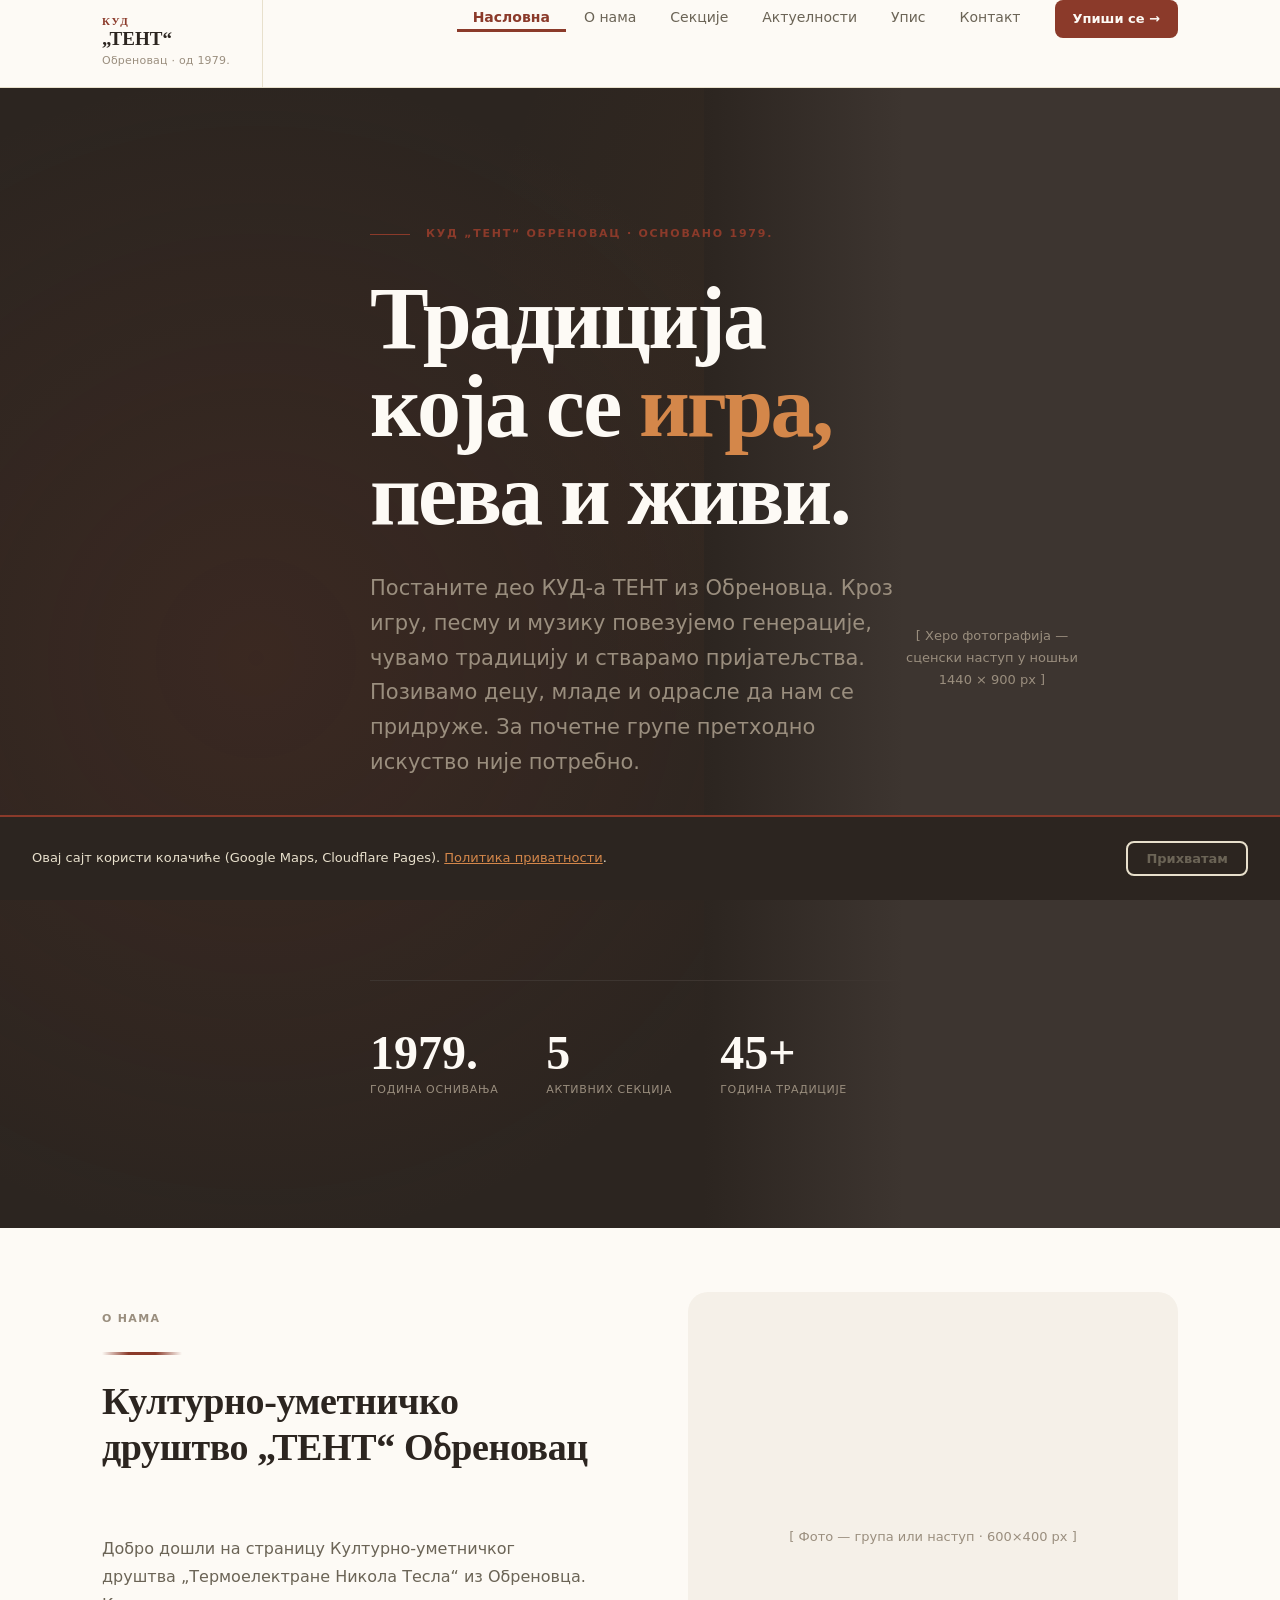
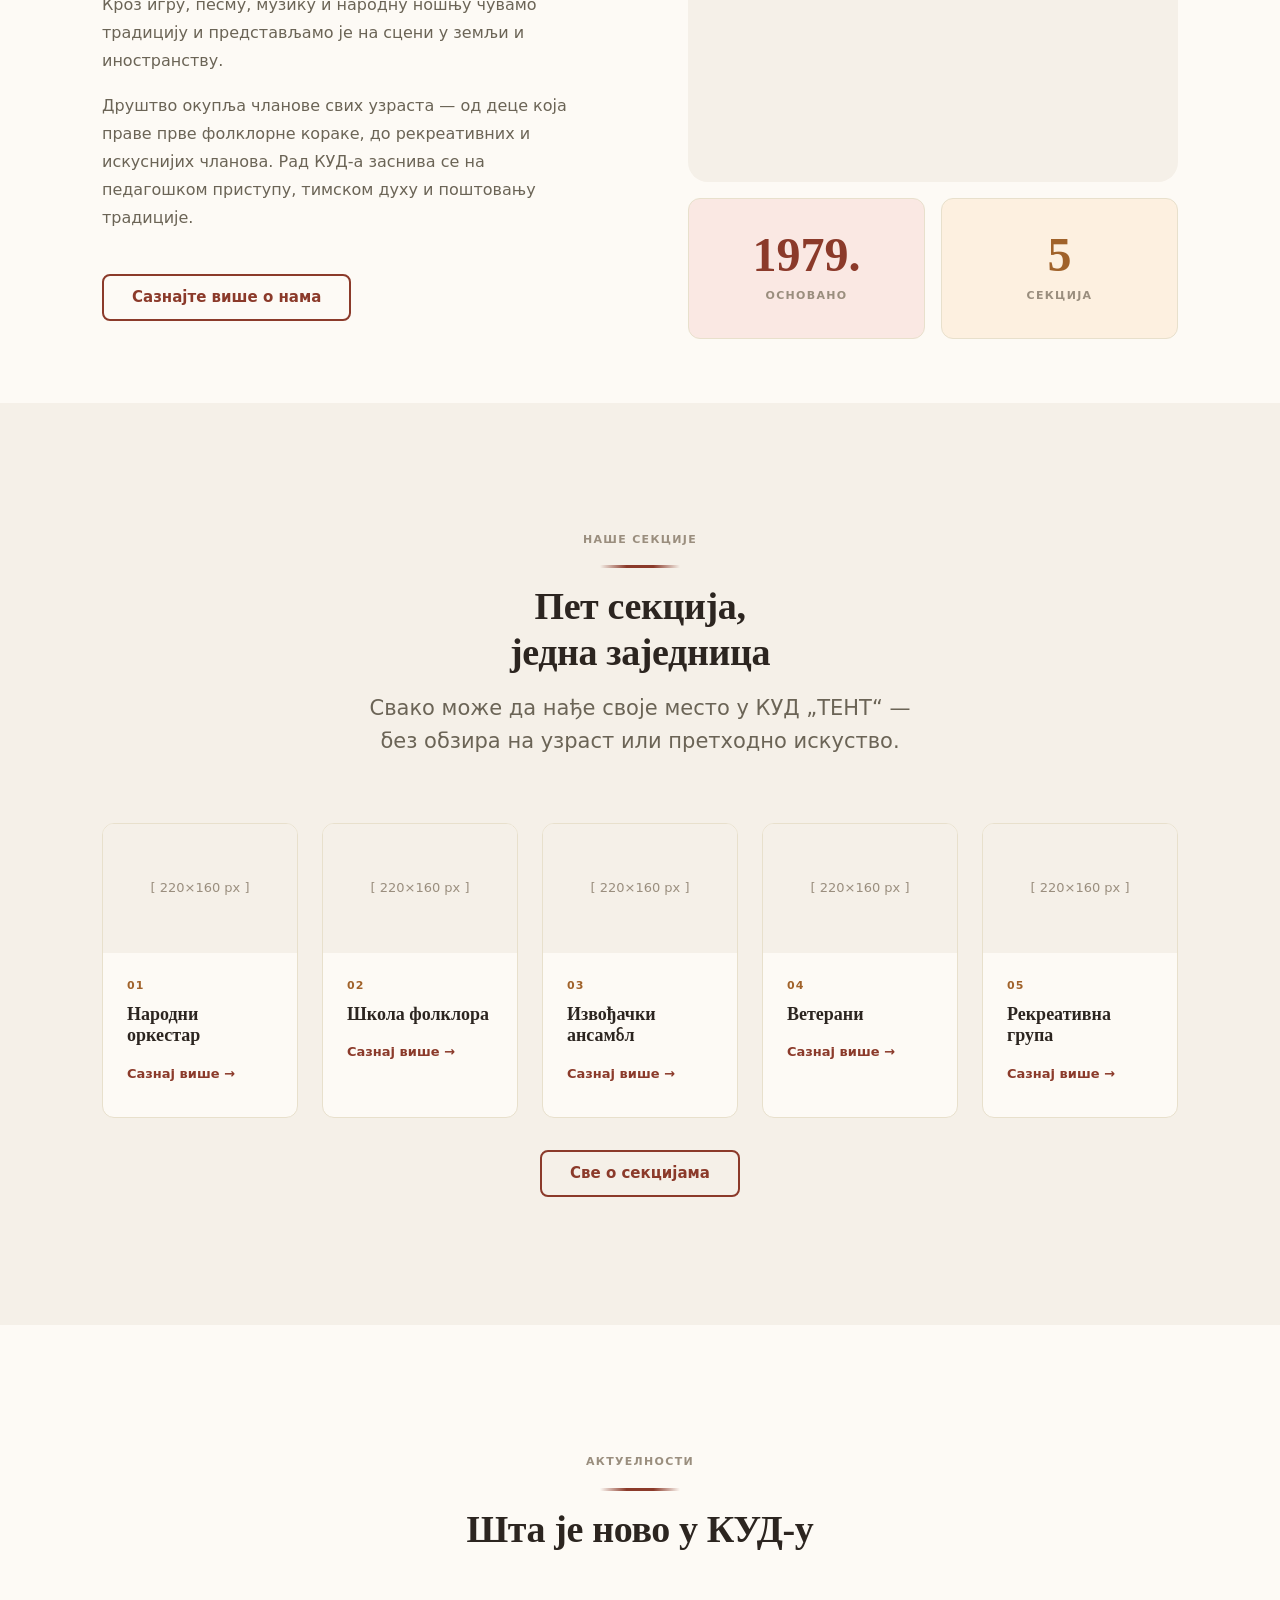
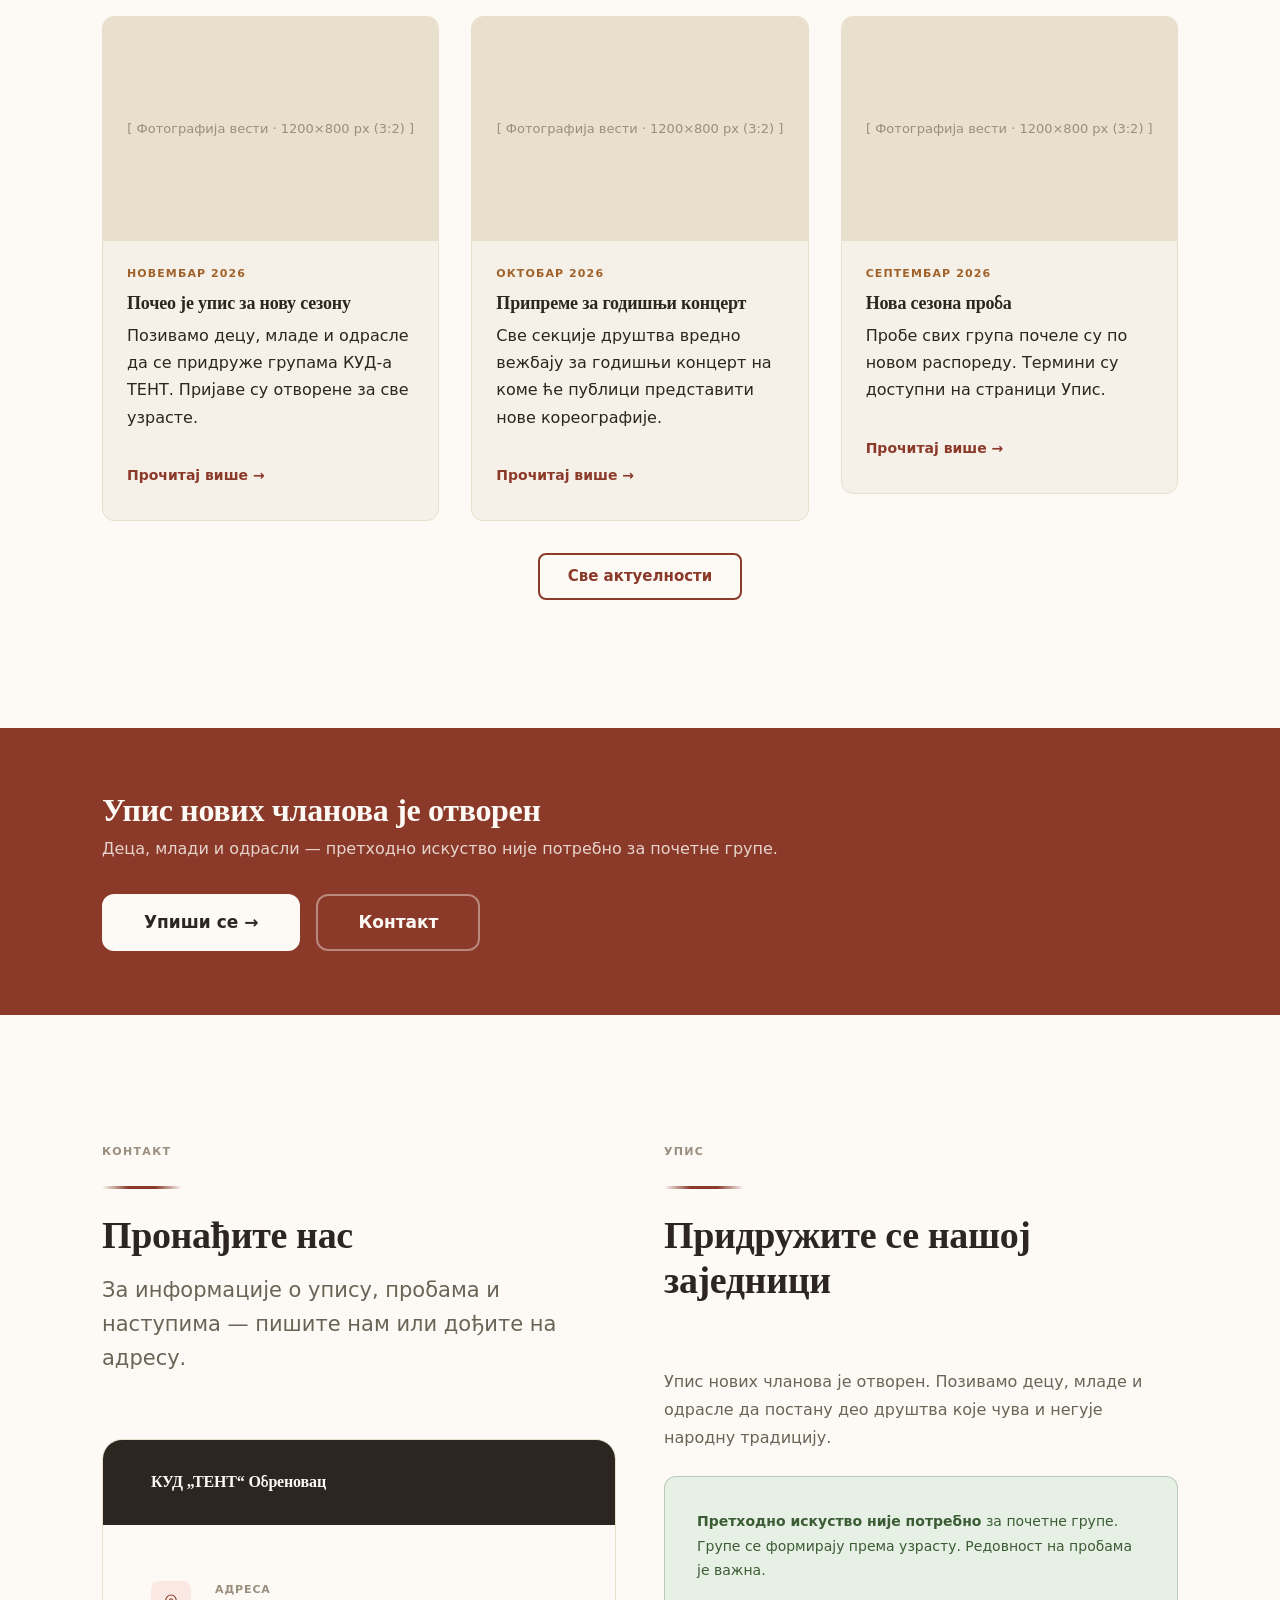
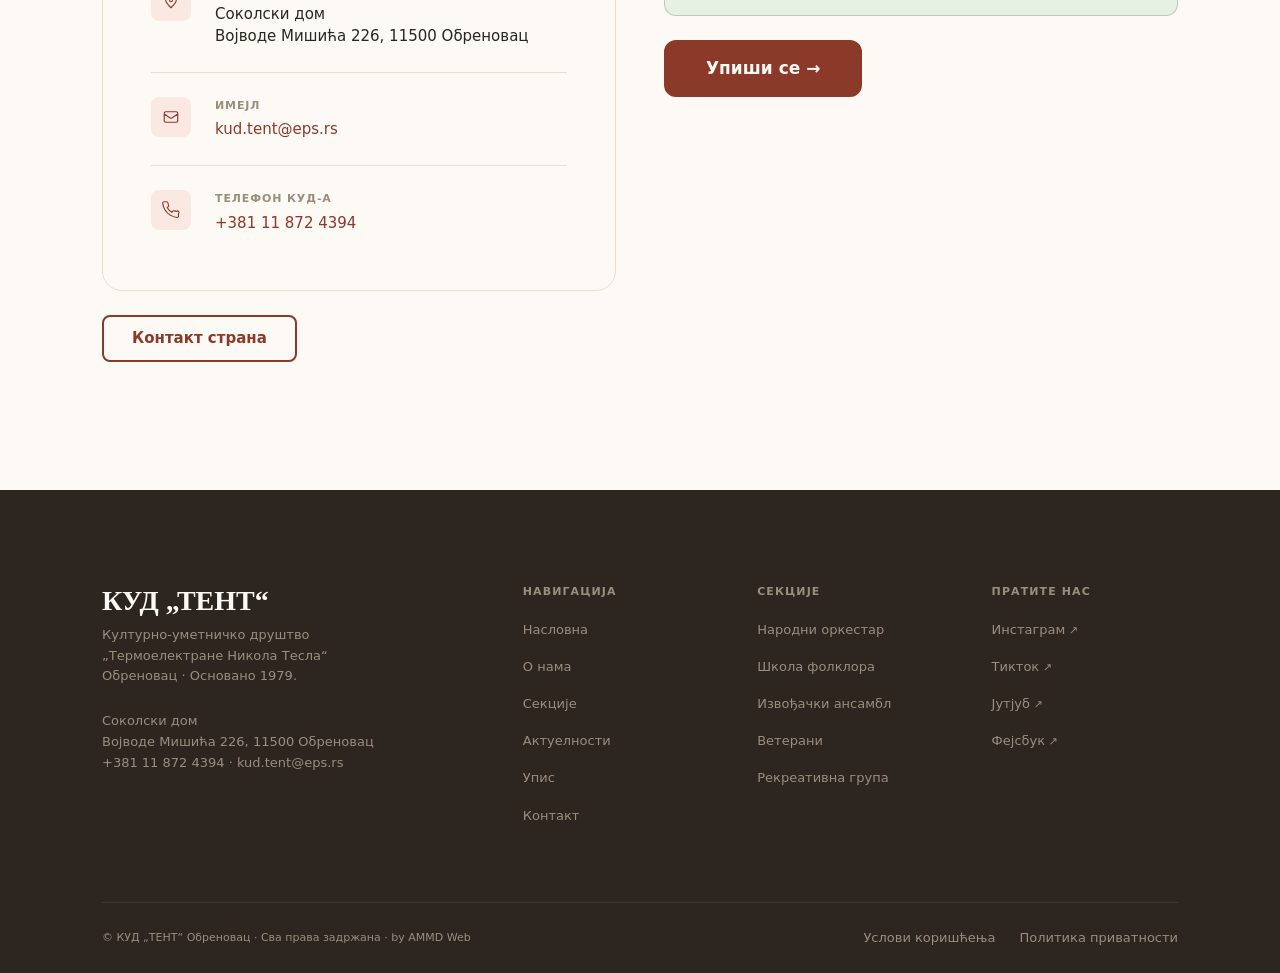
<file: index.html>
<!DOCTYPE html>
<html lang="sr">
<head>
<meta charset="UTF-8">
<meta name="viewport" content="width=device-width, initial-scale=1.0">
<title>КУД „ТЕНТ“ Обреновац — Народна игра, песма и традиција од 1979.</title>
<meta name="description" content="Културно-уметничко друштво Термоелектране Никола Тесла из Обреновца. Народна игра, песма и традиција од 1979. Упис отворен.">
<link rel="stylesheet" href="style.css">
</head>
<body>

<!-- HEADER -->
<header class="site-header">
  <div class="site-header__inner">
    <a href="index.html" class="site-logo">
      <span class="site-logo__kud">КУД</span>
      <span class="site-logo__name">„ТЕНТ“</span>
      <span class="site-logo__sub">Обреновац · од 1979.</span>
    </a>
    <button class="nav-toggle" aria-label="Отвори мени" onclick="this.closest('header').querySelector('.site-nav').classList.toggle('open')">☰</button>
    <nav aria-label="Главна навигација">
      <ul class="site-nav">
        <li><a href="index.html" class="active">Насловна</a></li>
        <li><a href="o-nama.html">О нама</a></li>
        <li><a href="sekcije.html">Секције</a></li>
        <li><a href="aktuelnosti.html">Актуелности</a></li>
        <li><a href="upis.html">Упис</a></li>
        <li><a href="kontakt.html">Контакт</a></li>
        <li class="nav-cta"><a href="upis.html">Упиши се →</a></li>
      </ul>
    </nav>
  </div>
</header>

<main>

  <!-- ═══ HERO ══════════════════════════════════════════════ -->
  <section class="hero">
    <div class="hero__bg-pattern"></div>
    <div class="hero__img-col">
      <div class="hero__img-placeholder">
        [ Херо фотографија —<br>сценски наступ у ношњи<br>1440 × 900 px ]
      </div>
    </div>
    <div class="container">
      <div class="hero__content">
        <div class="hero__eyebrow">
          <span class="hero__eyebrow-line"></span>
          <span class="hero__eyebrow-text">КУД „ТЕНТ“ Обреновац · Основано 1979.</span>
        </div>
        <h1 class="t-hero">Традиција<br>која се <em>игра,</em><br>пева и живи.</h1>
        <p class="hero__lead">Постаните део КУД-а ТЕНТ из Обреновца. Кроз игру, песму и музику повезујемо генерације, чувамо традицију и стварамо пријатељства. Позивамо децу, младе и одрасле да нам се придруже. За почетне групе претходно искуство није потребно.</p>
        <div class="hero__actions">
          <a href="upis.html" class="btn btn--primary btn--lg">Упиши се</a>
          <a href="sekcije.html" class="btn btn--white btn--lg">Наше секције</a>
        </div>
        <div class="hero__stats">
          <div>
            <div class="hero__stat-num">1979.</div>
            <div class="hero__stat-label">Година оснивања</div>
          </div>
          <div>
            <div class="hero__stat-num">5</div>
            <div class="hero__stat-label">Активних секција</div>
          </div>
          <div>
            <div class="hero__stat-num">45+</div>
            <div class="hero__stat-label">Година традиције</div>
          </div>
        </div>
      </div>
    </div>
  </section>

  <!-- ═══ O KUD-U ═══════════════════════════════════════════ -->
  <section class="section--sm bg-warm-white">
    <div class="container">
      <div class="grid-2" style="gap:var(--sp-7);align-items:center;">
        <div>
          <div class="section-header">
            <span class="t-label">О нама</span>
            <div class="ornament--rust"></div>
            <h2 class="t-h2">Културно-уметничко друштво „ТЕНТ“ Обреновац</h2>
          </div>
          <p class="t-body">Добро дошли на страницу Културно-уметничког друштва „Термоелектране Никола Тесла“ из Обреновца. Кроз игру, песму, музику и народну ношњу чувамо традицију и представљамо је на сцени у земљи и иностранству.</p>
          <p class="t-body">Друштво окупља чланове свих узраста — од деце која праве прве фолклорне кораке, до рекреативних и искуснијих чланова. Рад КУД-а заснива се на педагошком приступу, тимском духу и поштовању традиције.</p>
          <a href="o-nama.html" class="btn btn--secondary mt-3">Сазнајте више о нама</a>
        </div>
        <div style="display:grid;grid-template-columns:1fr 1fr;gap:var(--sp-2);">
          <div style="background:var(--cream);border-radius:var(--r-xl);aspect-ratio:1;display:flex;align-items:center;justify-content:center;font-size:var(--text-sm);color:var(--stone-light);grid-column:1/-1;">[ Фото — група или наступ · 600×400 px ]</div>
          <div style="background:var(--rust-pale);border:1px solid var(--cream-dark);border-radius:var(--r-lg);padding:var(--sp-4);text-align:center;">
            <div style="font-family:var(--font-serif);font-size:var(--text-3xl);font-weight:700;color:var(--rust);line-height:1;">1979.</div>
            <div class="t-label" style="margin-top:var(--sp-1);">Основано</div>
          </div>
          <div style="background:var(--ochre-pale);border:1px solid var(--cream-dark);border-radius:var(--r-lg);padding:var(--sp-4);text-align:center;">
            <div style="font-family:var(--font-serif);font-size:var(--text-3xl);font-weight:700;color:var(--ochre);line-height:1;">5</div>
            <div class="t-label" style="margin-top:var(--sp-1);">Секција</div>
          </div>
        </div>
      </div>
    </div>
  </section>

  <!-- ═══ SEKCIJE ═══════════════════════════════════════════ -->
  <section class="section bg-cream">
    <div class="container">
      <div class="section-header section-header--center">
        <span class="t-label">Наше секције</span>
        <div class="ornament--rust" style="margin:var(--sp-2) auto;"></div>
        <h2 class="t-h2">Пет секција,<br>једна заједница</h2>
        <p class="t-lead mt-2">Свако може да нађе своје место у КУД „ТЕНТ“ — без обзира на узраст или претходно искуство.</p>
      </div>
      <div class="grid-5">
        <a href="sekcije.html#narodni-orkestar" class="sekcija-card">
          <div class="sekcija-card__img">[ 220×160 px ]</div>
          <div class="sekcija-card__body">
            <div class="sekcija-card__num">01</div>
            <div class="sekcija-card__name">Народни оркестар</div>
            <span class="sekcija-card__arrow">Сазнај више →</span>
          </div>
        </a>
        <a href="sekcije.html#skola-folklora" class="sekcija-card">
          <div class="sekcija-card__img">[ 220×160 px ]</div>
          <div class="sekcija-card__body">
            <div class="sekcija-card__num">02</div>
            <div class="sekcija-card__name">Школа фолклора</div>
            <span class="sekcija-card__arrow">Сазнај више →</span>
          </div>
        </a>
        <a href="sekcije.html#izvodjacki-ansambl" class="sekcija-card">
          <div class="sekcija-card__img">[ 220×160 px ]</div>
          <div class="sekcija-card__body">
            <div class="sekcija-card__num">03</div>
            <div class="sekcija-card__name">Извођачки ансамбл</div>
            <span class="sekcija-card__arrow">Сазнај више →</span>
          </div>
        </a>
        <a href="sekcije.html#veterani" class="sekcija-card">
          <div class="sekcija-card__img">[ 220×160 px ]</div>
          <div class="sekcija-card__body">
            <div class="sekcija-card__num">04</div>
            <div class="sekcija-card__name">Ветерани</div>
            <span class="sekcija-card__arrow">Сазнај више →</span>
          </div>
        </a>
        <a href="sekcije.html#rekreativna-grupa" class="sekcija-card">
          <div class="sekcija-card__img">[ 220×160 px ]</div>
          <div class="sekcija-card__body">
            <div class="sekcija-card__num">05</div>
            <div class="sekcija-card__name">Рекреативна група</div>
            <span class="sekcija-card__arrow">Сазнај више →</span>
          </div>
        </a>
      </div>
      <div class="text-center mt-4">
        <a href="sekcije.html" class="btn btn--secondary">Све о секцијама</a>
      </div>
    </div>
  </section>

  <!-- ═══ AKTUELNOSTI ═══════════════════════════════════════ -->
  <!-- Kartice vode na strane vesti; nova vest ide i na aktuelnosti.html -->
  <section class="section bg-warm-white" id="aktuelnosti">
    <div class="container">
      <div class="section-header section-header--center">
        <span class="t-label">Актуелности</span>
        <div class="ornament--rust" style="margin:var(--sp-2) auto;"></div>
        <h2 class="t-h2">Шта је ново у КУД-у</h2>
      </div>
      <div class="grid-3" style="align-items:start;">
        <article class="vest-card">
          <a href="vest-pocetak-upisa.html" class="vest-card__img" tabindex="-1" aria-hidden="true">[ Фотографија вести · 1200×800 px (3:2) ]</a>
          <div class="vest-card__body">
            <time class="vest-card__date" datetime="2026-11">Новембар 2026</time>
            <h3 class="vest-card__title"><a href="vest-pocetak-upisa.html">Почео је упис за нову сезону</a></h3>
            <p class="vest-card__excerpt">Позивамо децу, младе и одрасле да се придруже групама КУД-а ТЕНТ. Пријаве су отворене за све узрасте.</p>
            <a href="vest-pocetak-upisa.html" class="vest-card__more">Прочитај више →</a>
          </div>
        </article>
        <article class="vest-card">
          <a href="vest-godisnji-koncert.html" class="vest-card__img" tabindex="-1" aria-hidden="true">[ Фотографија вести · 1200×800 px (3:2) ]</a>
          <div class="vest-card__body">
            <time class="vest-card__date" datetime="2026-10">Октобар 2026</time>
            <h3 class="vest-card__title"><a href="vest-godisnji-koncert.html">Припреме за годишњи концерт</a></h3>
            <p class="vest-card__excerpt">Све секције друштва вредно вежбају за годишњи концерт на коме ће публици представити нове кореографије.</p>
            <a href="vest-godisnji-koncert.html" class="vest-card__more">Прочитај више →</a>
          </div>
        </article>
        <article class="vest-card">
          <a href="vest-nova-sezona.html" class="vest-card__img" tabindex="-1" aria-hidden="true">[ Фотографија вести · 1200×800 px (3:2) ]</a>
          <div class="vest-card__body">
            <time class="vest-card__date" datetime="2026-09">Септембар 2026</time>
            <h3 class="vest-card__title"><a href="vest-nova-sezona.html">Нова сезона проба</a></h3>
            <p class="vest-card__excerpt">Пробе свих група почеле су по новом распореду. Термини су доступни на страници Упис.</p>
            <a href="vest-nova-sezona.html" class="vest-card__more">Прочитај више →</a>
          </div>
        </article>
      </div>
      <div class="text-center mt-4"><a href="aktuelnosti.html" class="btn btn--secondary">Све актуелности</a></div>
    </div>
  </section>

  <!-- ═══ CTA STRIP ══════════════════════════════════════════ -->
  <div class="cta-strip">
    <div class="container">
      <div class="cta-strip__inner">
        <div>
          <h2>Упис нових чланова је отворен</h2>
          <p>Деца, млади и одрасли — претходно искуство није потребно за почетне групе.</p>
        </div>
        <div style="display:flex;gap:var(--sp-2);flex-wrap:wrap;">
          <a href="upis.html" class="btn btn--white btn--lg">Упиши се →</a>
          <a href="kontakt.html" class="btn btn--secondary btn--lg" style="color:var(--warm-white);border-color:rgba(253,250,245,.4);">Контакт</a>
        </div>
      </div>
    </div>
  </div>

  <!-- ═══ KONTAKT BLOK ═══════════════════════════════════════ -->
  <section class="section bg-warm-white">
    <div class="container">
      <div class="grid-2" style="gap:var(--sp-5);align-items:start;">
        <div>
          <div class="section-header">
            <span class="t-label">Контакт</span>
            <div class="ornament--rust"></div>
            <h2 class="t-h2">Пронађите нас</h2>
            <p class="t-lead mt-2">За информације о упису, пробама и наступима — пишите нам или дођите на адресу.</p>
          </div>
          <div class="kontakt-info">
            <div class="kontakt-info__head"><h3 class="t-h4">КУД „ТЕНТ“ Обреновац</h3></div>
            <div class="kontakt-info__body">
              <div class="kontakt-row">
                <div class="kontakt-row__icon"><svg width="18" height="18" fill="none" stroke="currentColor" stroke-width="1.5" viewBox="0 0 24 24"><path d="M12 21c-4.418-4.418-7-7.582-7-10a7 7 0 0114 0c0 2.418-2.582 5.582-7 10z"/><circle cx="12" cy="11" r="2"/></svg></div>
                <div><div class="kontakt-row__label">Адреса</div><div class="kontakt-row__val">Соколски дом<br>Војводе Мишића 226, 11500 Обреновац</div></div>
              </div>
              <div class="kontakt-row">
                <div class="kontakt-row__icon"><svg width="18" height="18" fill="none" stroke="currentColor" stroke-width="1.5" viewBox="0 0 24 24"><path d="M3 8l7.89 5.26a2 2 0 002.22 0L21 8M5 19h14a2 2 0 002-2V7a2 2 0 00-2-2H5a2 2 0 00-2 2v10a2 2 0 002 2z"/></svg></div>
                <div><div class="kontakt-row__label">Имејл</div><div class="kontakt-row__val"><a href="mailto:kud.tent@eps.rs">kud.tent@eps.rs</a></div></div>
              </div>
              <div class="kontakt-row">
                <div class="kontakt-row__icon"><svg width="18" height="18" fill="none" stroke="currentColor" stroke-width="1.5" viewBox="0 0 24 24"><path d="M22 16.92v3a2 2 0 01-2.18 2 19.79 19.79 0 01-8.63-3.07A19.5 19.5 0 014.07 12 19.79 19.79 0 011 3.18 2 2 0 013 1h3a2 2 0 012 1.72 12.84 12.84 0 00.7 2.81 2 2 0 01-.45 2.11L7.09 8.91a16 16 0 006 6l1.27-1.27a2 2 0 012.11-.45 12.84 12.84 0 002.81.7A2 2 0 0122 16.92z"/></svg></div>
                <div><div class="kontakt-row__label">Телефон КУД-а</div><div class="kontakt-row__val"><a href="tel:+381118724394">+381 11 872 4394</a></div></div>
              </div>
            </div>
          </div>
          <a href="kontakt.html" class="btn btn--secondary mt-3">Контакт страна</a>
        </div>
        <div>
          <div class="section-header">
            <span class="t-label">Упис</span>
            <div class="ornament--rust"></div>
            <h2 class="t-h2">Придружите се нашој заједници</h2>
          </div>
          <p class="t-body">Упис нових чланова је отворен. Позивамо децу, младе и одрасле да постану део друштва које чува и негује народну традицију.</p>
          <div class="info-box info-box--forest mt-3">
            <strong>Претходно искуство није потребно</strong> за почетне групе.<br>
            Групе се формирају према узрасту. Редовност на пробама је важна.
          </div>
          <a href="upis.html" class="btn btn--primary btn--lg mt-3">Упиши се →</a>
        </div>
      </div>
    </div>
  </section>

</main>

<!-- FOOTER -->
<footer class="site-footer">
  <div class="container">
    <div class="site-footer__top">
      <div class="site-footer__brand">
        <div class="name">КУД „ТЕНТ“</div>
        <p class="tagline">Културно-уметничко друштво<br>„Термоелектране Никола Тесла“<br>Обреновац · Основано 1979.</p>
        <p class="tagline">Соколски дом<br>Војводе Мишића 226, 11500 Обреновац<br><a href="tel:+381118724394">+381 11 872 4394</a> · <a href="mailto:kud.tent@eps.rs">kud.tent@eps.rs</a></p>
      </div>
      <div>
        <h5>Навигација</h5>
        <ul>
          <li><a href="index.html">Насловна</a></li>
          <li><a href="o-nama.html">О нама</a></li>
          <li><a href="sekcije.html">Секције</a></li>
          <li><a href="aktuelnosti.html">Актуелности</a></li>
          <li><a href="upis.html">Упис</a></li>
          <li><a href="kontakt.html">Контакт</a></li>
        </ul>
      </div>
      <div>
        <h5>Секције</h5>
        <ul>
          <li><a href="sekcije.html#narodni-orkestar">Народни оркестар</a></li>
          <li><a href="sekcije.html#skola-folklora">Школа фолклора</a></li>
          <li><a href="sekcije.html#izvodjacki-ansambl">Извођачки ансамбл</a></li>
          <li><a href="sekcije.html#veterani">Ветерани</a></li>
          <li><a href="sekcije.html#rekreativna-grupa">Рекреативна група</a></li>
        </ul>
      </div>
      <div>
        <h5>Пратите нас</h5>
        <ul class="footer-social-list">
          <li><a href="https://www.instagram.com/kudtent/" target="_blank" rel="noopener">Инстаграм</a></li>
          <li><a href="https://www.tiktok.com/@kudtent" target="_blank" rel="noopener">Тикток</a></li>
          <li><a href="https://www.youtube.com/@KUDTENT79" target="_blank" rel="noopener">Јутјуб</a></li>
          <li><a href="https://www.facebook.com/kudtent/?locale=sr_RS" target="_blank" rel="noopener">Фејсбук</a></li>
        </ul>
      </div>
    </div>
    <div class="site-footer__bottom">
      <span>© КУД „ТЕНТ“ Обреновац · Сва права задржана · <span class="site-footer__credit">by AMMD Web</span></span>
      <div style="display:flex;gap:var(--sp-3);"><a href="uslovi.html">Услови коришћења</a><a href="privatnost.html">Политика приватности</a></div>
    </div>
  </div>
</footer>

<div class="cookie-banner" id="cookieBanner">
  <span>Овај сајт користи колачиће (Google Maps, Cloudflare Pages). <a href="privatnost.html">Политика приватности</a>.</span>
  <button class="btn btn--ghost btn--sm" onclick="document.getElementById('cookieBanner').classList.add('hidden');localStorage.setItem('cookies_ok','1')">Прихватам</button>
</div>
<script>if(localStorage.getItem('cookies_ok'))document.getElementById('cookieBanner').classList.add('hidden');</script>
</body>
</html>
</file>
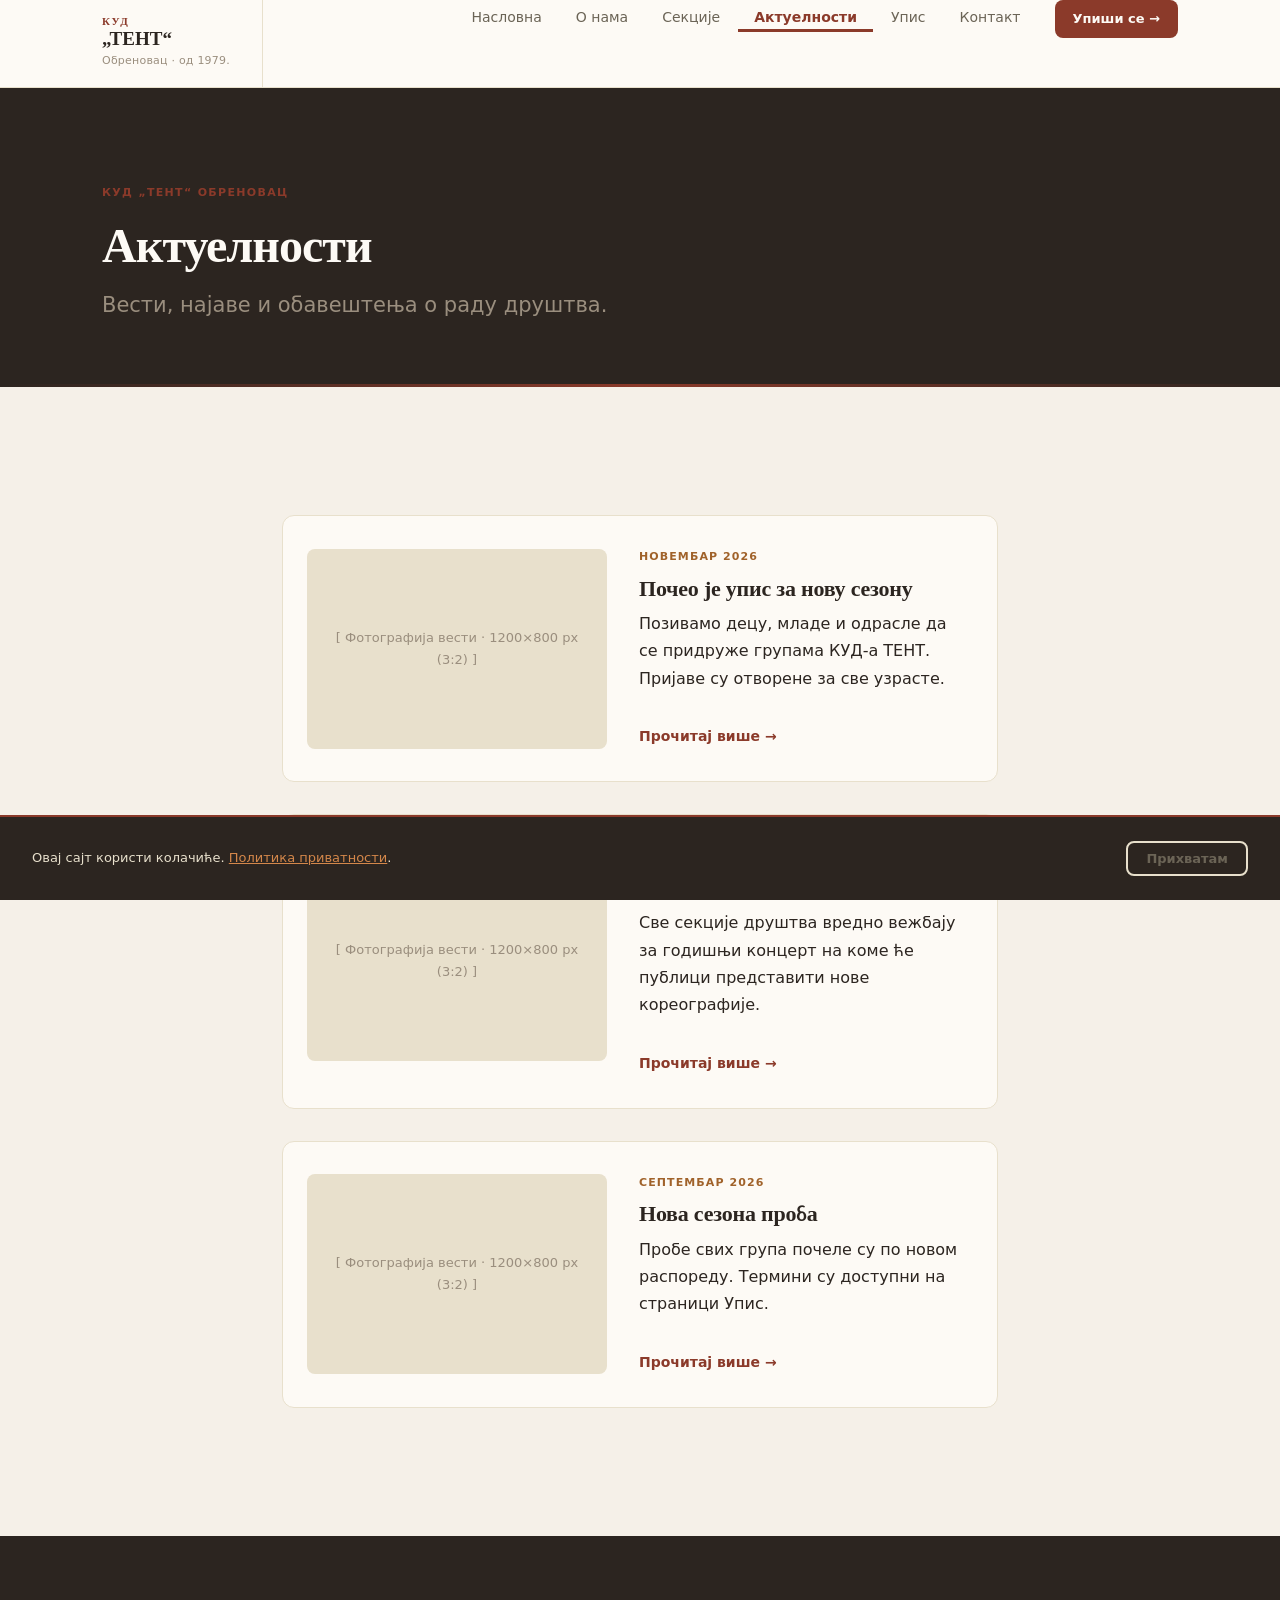
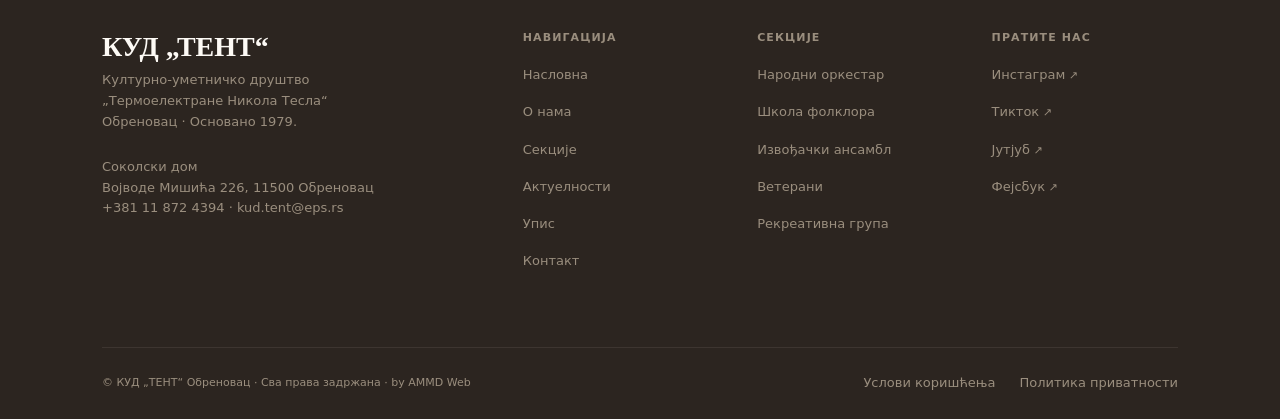
<file: aktuelnosti.html>
<!DOCTYPE html>
<html lang="sr">
<head>
<meta charset="UTF-8">
<meta name="viewport" content="width=device-width, initial-scale=1.0">
<title>Актуелности — КУД „ТЕНТ“ Обреновац</title>
<meta name="description" content="Вести, најаве и обавештења КУД-а ТЕНТ из Обреновца.">
<link rel="stylesheet" href="style.css">
</head>
<body>

<header class="site-header">
  <div class="site-header__inner">
    <a href="index.html" class="site-logo">
      <span class="site-logo__kud">КУД</span>
      <span class="site-logo__name">„ТЕНТ“</span>
      <span class="site-logo__sub">Обреновац · од 1979.</span>
    </a>
    <button class="nav-toggle" aria-label="Отвори мени" onclick="this.closest('header').querySelector('.site-nav').classList.toggle('open')">☰</button>
    <nav aria-label="Главна навигација">
      <ul class="site-nav">
        <li><a href="index.html">Насловна</a></li>
        <li><a href="o-nama.html">О нама</a></li>
        <li><a href="sekcije.html">Секције</a></li>
        <li><a href="aktuelnosti.html" class="active">Актуелности</a></li>
        <li><a href="upis.html">Упис</a></li>
        <li><a href="kontakt.html">Контакт</a></li>
        <li class="nav-cta"><a href="upis.html">Упиши се →</a></li>
      </ul>
    </nav>
  </div>
</header>

<main>
  <div class="page-hero">
    <div class="container">
      <span class="t-label">КУД „ТЕНТ“ Обреновац</span>
      <h1 class="t-h1" style="color:var(--warm-white);margin-top:var(--sp-2);">Актуелности</h1>
      <p class="t-lead" style="color:var(--stone-light);margin-top:var(--sp-2);max-width:520px;">Вести, најаве и обавештења о раду друштва.</p>
    </div>
  </div>
  <!-- Vesti idu hronološki, najnovija prva. Nova vest: kopirati jedan <article> na vrh liste. -->
  <section class="section bg-cream">
    <div class="container container--narrow">
      <div class="vesti-lista">
        <article class="vest-card vest-card--row">
          <a href="vest-pocetak-upisa.html" class="vest-card__img" tabindex="-1" aria-hidden="true">[ Фотографија вести · 1200×800 px (3:2) ]</a>
          <div class="vest-card__body">
            <time class="vest-card__date" datetime="2026-11">Новембар 2026</time>
            <h3 class="vest-card__title"><a href="vest-pocetak-upisa.html">Почео је упис за нову сезону</a></h3>
            <p class="vest-card__excerpt">Позивамо децу, младе и одрасле да се придруже групама КУД-а ТЕНТ. Пријаве су отворене за све узрасте.</p>
            <a href="vest-pocetak-upisa.html" class="vest-card__more">Прочитај више →</a>
          </div>
        </article>
        <article class="vest-card vest-card--row">
          <a href="vest-godisnji-koncert.html" class="vest-card__img" tabindex="-1" aria-hidden="true">[ Фотографија вести · 1200×800 px (3:2) ]</a>
          <div class="vest-card__body">
            <time class="vest-card__date" datetime="2026-10">Октобар 2026</time>
            <h3 class="vest-card__title"><a href="vest-godisnji-koncert.html">Припреме за годишњи концерт</a></h3>
            <p class="vest-card__excerpt">Све секције друштва вредно вежбају за годишњи концерт на коме ће публици представити нове кореографије.</p>
            <a href="vest-godisnji-koncert.html" class="vest-card__more">Прочитај више →</a>
          </div>
        </article>
        <article class="vest-card vest-card--row">
          <a href="vest-nova-sezona.html" class="vest-card__img" tabindex="-1" aria-hidden="true">[ Фотографија вести · 1200×800 px (3:2) ]</a>
          <div class="vest-card__body">
            <time class="vest-card__date" datetime="2026-09">Септембар 2026</time>
            <h3 class="vest-card__title"><a href="vest-nova-sezona.html">Нова сезона проба</a></h3>
            <p class="vest-card__excerpt">Пробе свих група почеле су по новом распореду. Термини су доступни на страници Упис.</p>
            <a href="vest-nova-sezona.html" class="vest-card__more">Прочитај више →</a>
          </div>
        </article>
      </div>
    </div>
  </section>
</main>

<footer class="site-footer">
  <div class="container">
    <div class="site-footer__top">
      <div class="site-footer__brand">
        <div class="name">КУД „ТЕНТ“</div>
        <p class="tagline">Културно-уметничко друштво<br>„Термоелектране Никола Тесла“<br>Обреновац · Основано 1979.</p>
        <p class="tagline">Соколски дом<br>Војводе Мишића 226, 11500 Обреновац<br><a href="tel:+381118724394">+381 11 872 4394</a> · <a href="mailto:kud.tent@eps.rs">kud.tent@eps.rs</a></p>
      </div>
      <div>
        <h5>Навигација</h5>
        <ul>
          <li><a href="index.html">Насловна</a></li>
          <li><a href="o-nama.html">О нама</a></li>
          <li><a href="sekcije.html">Секције</a></li>
          <li><a href="aktuelnosti.html">Актуелности</a></li>
          <li><a href="upis.html">Упис</a></li>
          <li><a href="kontakt.html">Контакт</a></li>
        </ul>
      </div>
      <div>
        <h5>Секције</h5>
        <ul>
          <li><a href="sekcije.html#narodni-orkestar">Народни оркестар</a></li>
          <li><a href="sekcije.html#skola-folklora">Школа фолклора</a></li>
          <li><a href="sekcije.html#izvodjacki-ansambl">Извођачки ансамбл</a></li>
          <li><a href="sekcije.html#veterani">Ветерани</a></li>
          <li><a href="sekcije.html#rekreativna-grupa">Рекреативна група</a></li>
        </ul>
      </div>
      <div>
        <h5>Пратите нас</h5>
        <ul class="footer-social-list">
          <li><a href="https://www.instagram.com/kudtent/" target="_blank" rel="noopener">Инстаграм</a></li>
          <li><a href="https://www.tiktok.com/@kudtent" target="_blank" rel="noopener">Тикток</a></li>
          <li><a href="https://www.youtube.com/@KUDTENT79" target="_blank" rel="noopener">Јутјуб</a></li>
          <li><a href="https://www.facebook.com/kudtent/?locale=sr_RS" target="_blank" rel="noopener">Фејсбук</a></li>
        </ul>
      </div>
    </div>
    <div class="site-footer__bottom">
      <span>© КУД „ТЕНТ“ Обреновац · Сва права задржана · <span class="site-footer__credit">by AMMD Web</span></span>
      <div style="display:flex;gap:var(--sp-3);"><a href="uslovi.html">Услови коришћења</a><a href="privatnost.html">Политика приватности</a></div>
    </div>
  </div>
</footer>
<div class="cookie-banner" id="cookieBanner">
  <span>Овај сајт користи колачиће. <a href="privatnost.html">Политика приватности</a>.</span>
  <button class="btn btn--ghost btn--sm" onclick="document.getElementById('cookieBanner').classList.add('hidden');localStorage.setItem('cookies_ok','1')">Прихватам</button>
</div>
<script>if(localStorage.getItem('cookies_ok'))document.getElementById('cookieBanner').classList.add('hidden');</script>
</body>
</html>
</file>
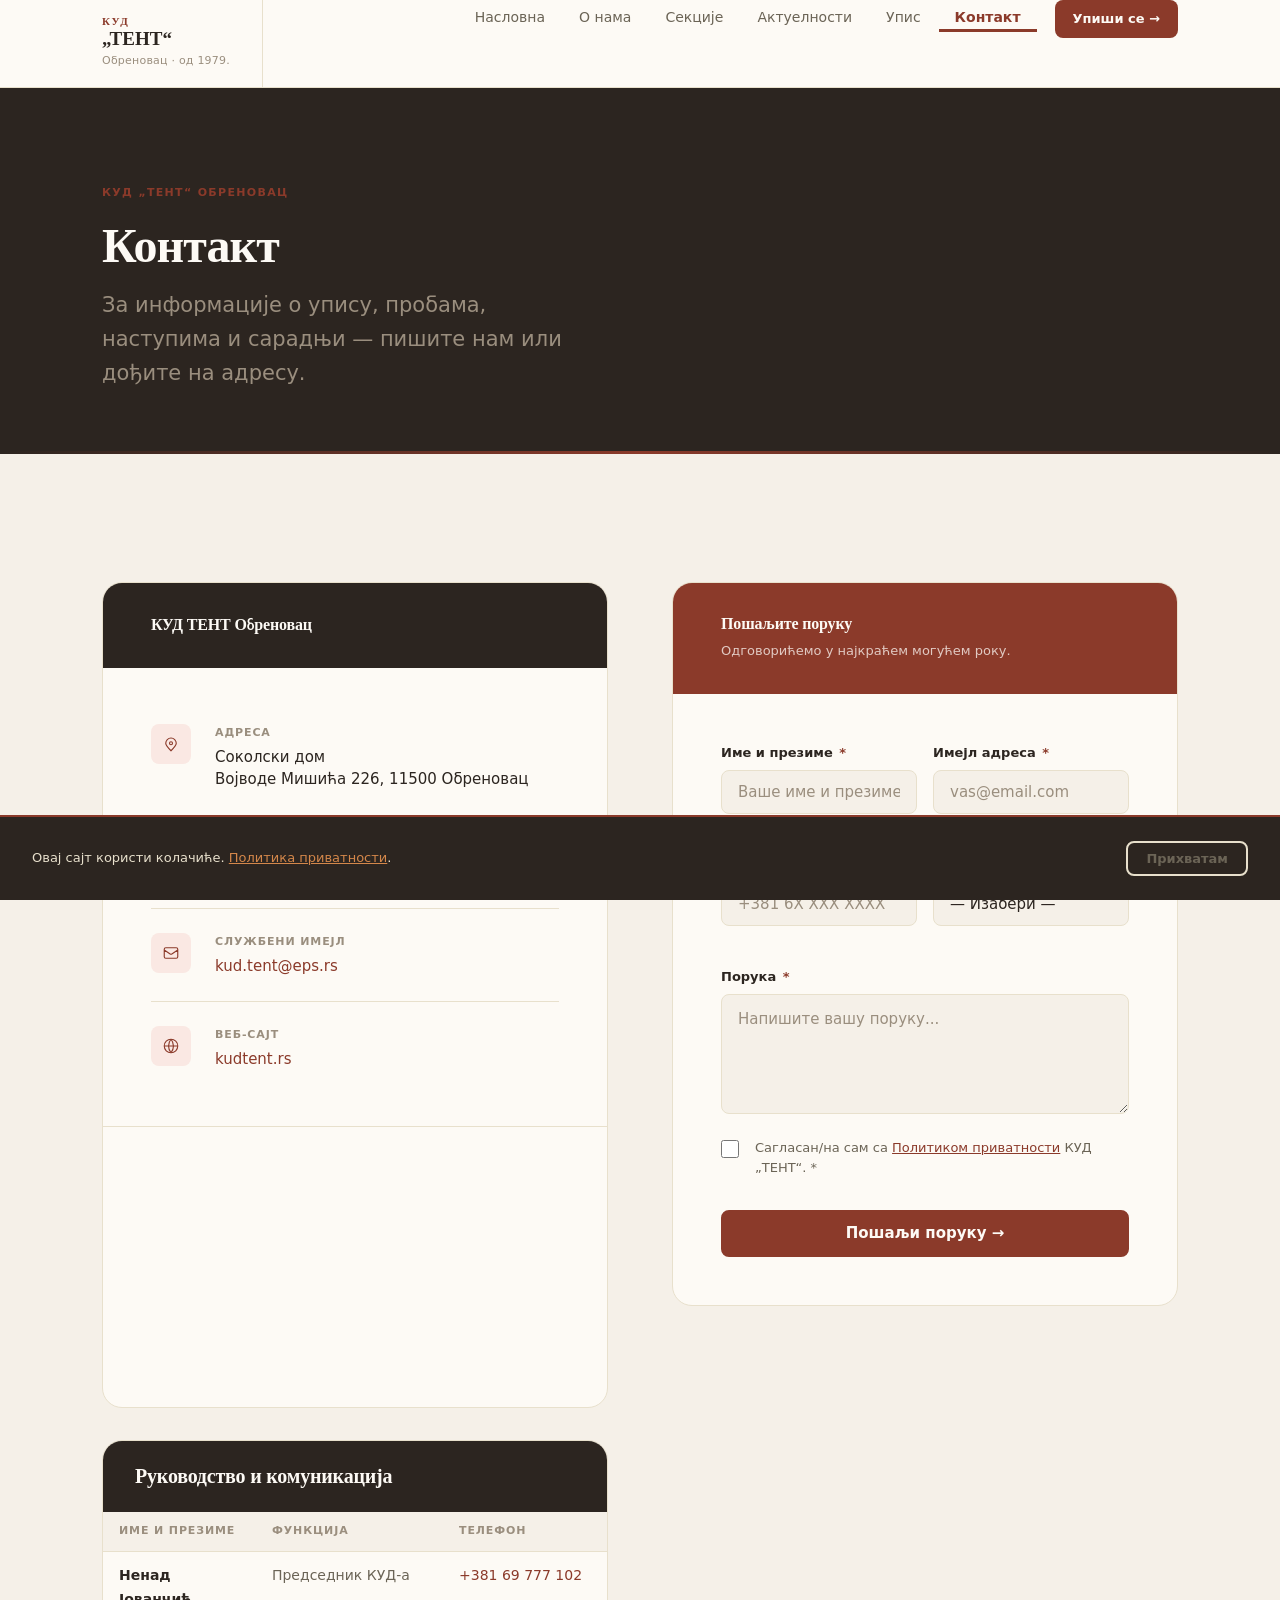
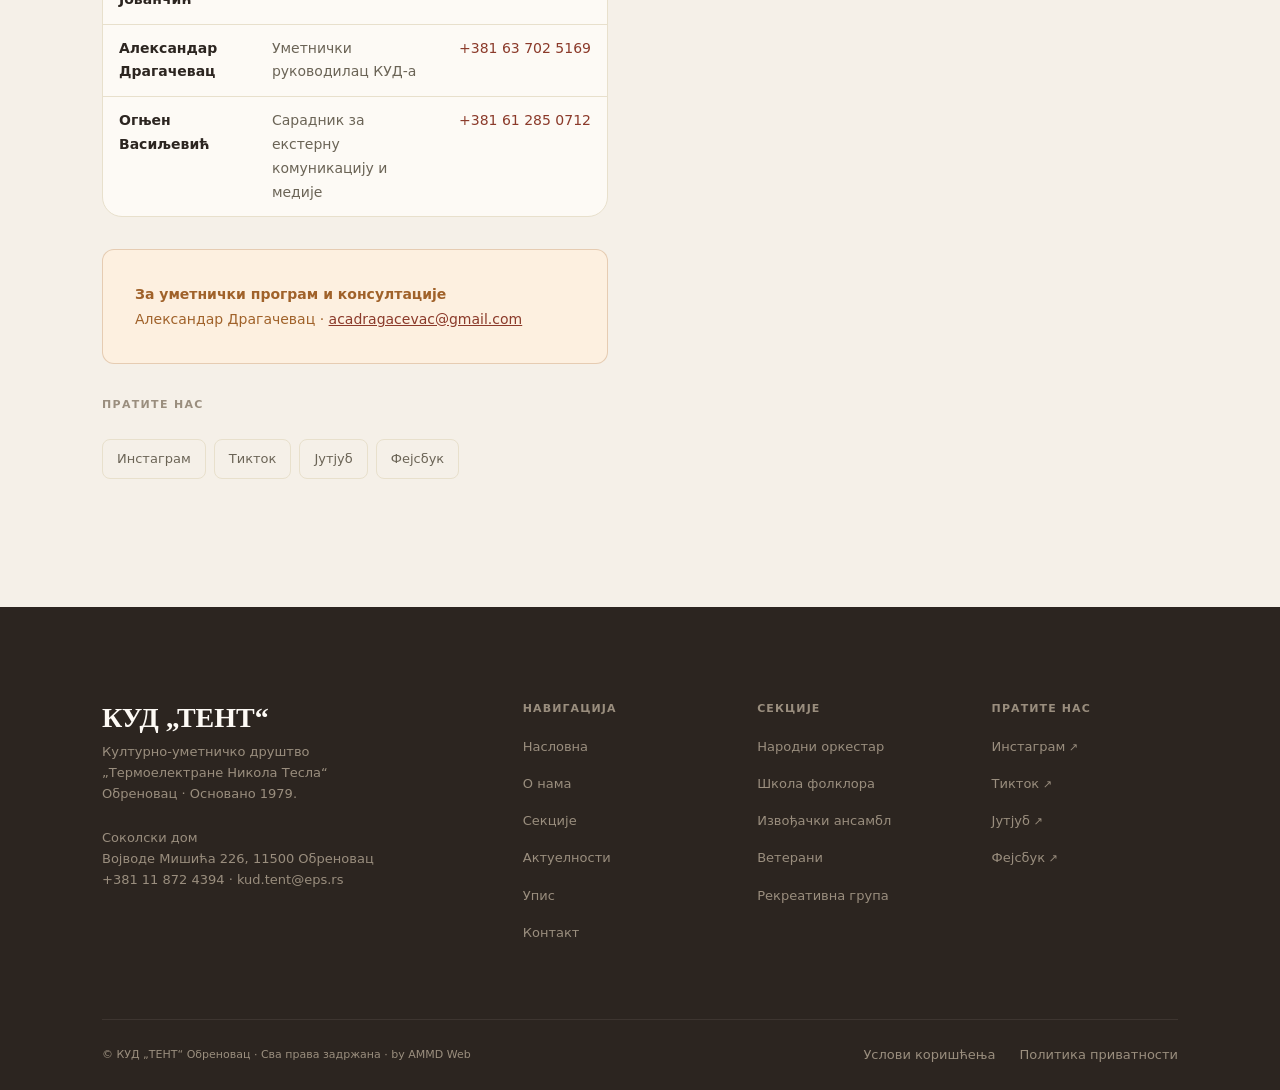
<file: kontakt.html>
<!DOCTYPE html>
<html lang="sr">
<head>
<meta charset="UTF-8">
<meta name="viewport" content="width=device-width, initial-scale=1.0">
<title>Контакт — КУД „ТЕНТ“ Обреновац</title>
<meta name="description" content="Контактирајте КУД ТЕНТ. Адреса: Војводе Мишића бр. 226, Обреновац. Имејл: kud.tent@eps.rs">
<link rel="stylesheet" href="style.css">
</head>
<body>

<header class="site-header">
  <div class="site-header__inner">
    <a href="index.html" class="site-logo">
      <span class="site-logo__kud">КУД</span>
      <span class="site-logo__name">„ТЕНТ“</span>
      <span class="site-logo__sub">Обреновац · од 1979.</span>
    </a>
    <button class="nav-toggle" aria-label="Отвори мени" onclick="this.closest('header').querySelector('.site-nav').classList.toggle('open')">☰</button>
    <nav aria-label="Главна навигација">
      <ul class="site-nav">
        <li><a href="index.html">Насловна</a></li>
        <li><a href="o-nama.html">О нама</a></li>
        <li><a href="sekcije.html">Секције</a></li>
        <li><a href="aktuelnosti.html">Актуелности</a></li>
        <li><a href="upis.html">Упис</a></li>
        <li><a href="kontakt.html" class="active">Контакт</a></li>
        <li class="nav-cta"><a href="upis.html">Упиши се →</a></li>
      </ul>
    </nav>
  </div>
</header>

<main>

  <div class="page-hero">
    <div class="container">
      <span class="t-label">КУД „ТЕНТ“ Обреновац</span>
      <h1 class="t-h1" style="color:var(--warm-white);margin-top:var(--sp-2);">Контакт</h1>
      <p class="t-lead" style="color:var(--stone-light);margin-top:var(--sp-2);max-width:480px;">За информације о упису, пробама, наступима и сарадњи — пишите нам или дођите на адресу.</p>
    </div>
  </div>

  <section class="section bg-cream">
    <div class="container">
      <div class="grid-2" style="gap:var(--sp-6);align-items:start;">

        <!-- LEVO: info -->
        <div style="display:flex;flex-direction:column;gap:var(--sp-4);">

          <div class="kontakt-info">
            <div class="kontakt-info__head"><h3 class="t-h4">КУД ТЕНТ Обреновац</h3></div>
            <div class="kontakt-info__body">
              <div class="kontakt-row">
                <div class="kontakt-row__icon"><svg width="18" height="18" fill="none" stroke="currentColor" stroke-width="1.5" viewBox="0 0 24 24"><path d="M12 21c-4.418-4.418-7-7.582-7-10a7 7 0 0114 0c0 2.418-2.582 5.582-7 10z"/><circle cx="12" cy="11" r="2"/></svg></div>
                <div><div class="kontakt-row__label">Адреса</div><div class="kontakt-row__val">Соколски дом<br>Војводе Мишића 226, 11500 Обреновац</div></div>
              </div>
              <div class="kontakt-row">
                <div class="kontakt-row__icon"><svg width="18" height="18" fill="none" stroke="currentColor" stroke-width="1.5" viewBox="0 0 24 24"><path d="M22 16.92v3a2 2 0 01-2.18 2 19.79 19.79 0 01-8.63-3.07A19.5 19.5 0 014.07 12 19.79 19.79 0 011 3.18 2 2 0 013 1h3a2 2 0 012 1.72 12.84 12.84 0 00.7 2.81 2 2 0 01-.45 2.11L7.09 8.91a16 16 0 006 6l1.27-1.27a2 2 0 012.11-.45 12.84 12.84 0 002.81.7A2 2 0 0122 16.92z"/></svg></div>
                <div><div class="kontakt-row__label">Телефон КУД-а</div><div class="kontakt-row__val"><a href="tel:+381118724394">+381 11 872 4394</a></div></div>
              </div>
              <div class="kontakt-row">
                <div class="kontakt-row__icon"><svg width="18" height="18" fill="none" stroke="currentColor" stroke-width="1.5" viewBox="0 0 24 24"><path d="M3 8l7.89 5.26a2 2 0 002.22 0L21 8M5 19h14a2 2 0 002-2V7a2 2 0 00-2-2H5a2 2 0 00-2 2v10a2 2 0 002 2z"/></svg></div>
                <div><div class="kontakt-row__label">Службени имејл</div><div class="kontakt-row__val"><a href="mailto:kud.tent@eps.rs">kud.tent@eps.rs</a></div></div>
              </div>
              <div class="kontakt-row">
                <div class="kontakt-row__icon"><svg width="18" height="18" fill="none" stroke="currentColor" stroke-width="1.5" viewBox="0 0 24 24"><circle cx="12" cy="12" r="9"/><path d="M3 12h18M12 3a14 14 0 010 18M12 3a14 14 0 000 18"/></svg></div>
                <div><div class="kontakt-row__label">Веб-сајт</div><div class="kontakt-row__val"><a href="https://kudtent.rs">kudtent.rs</a></div></div>
              </div>
            </div>
            <div class="map-embed"><iframe src="https://www.google.com/maps?q=%D0%92%D0%BE%D1%98%D0%B2%D0%BE%D0%B4%D0%B5+%D0%9C%D0%B8%D1%88%D0%B8%D1%9B%D0%B0+226,+%D0%9E%D0%B1%D1%80%D0%B5%D0%BD%D0%BE%D0%B2%D0%B0%D1%86&output=embed" title="Мапа — Соколски дом, Војводе Мишића 226, Обреновац" loading="lazy" referrerpolicy="no-referrer-when-downgrade"></iframe></div>
          </div>

          <div class="table-card">
            <div class="table-card__head"><h3>Руководство и комуникација</h3></div>
            <table class="upis-table">
              <thead><tr><th>Име и презиме</th><th>Функција</th><th>Телефон</th></tr></thead>
              <tbody>
                <tr><td>Ненад Јованчић</td><td>Председник КУД-а</td><td><a href="tel:+38169777102">+381 69 777 102</a></td></tr>
                <tr><td>Александар Драгачевац</td><td>Уметнички руководилац КУД-а</td><td><a href="tel:+381637025169">+381 63 702 5169</a></td></tr>
                <tr><td>Огњен Васиљевић</td><td>Сарадник за екстерну комуникацију и медије</td><td><a href="tel:+381612850712">+381 61 285 0712</a></td></tr>
              </tbody>
            </table>
          </div>

          <div class="info-box info-box--ochre">
            <strong>За уметнички програм и консултације</strong><br>
            Александар Драгачевац · <a href="mailto:acadragacevac@gmail.com">acadragacevac@gmail.com</a>
          </div>

          <div>
            <span class="t-label" style="display:block;margin-bottom:var(--sp-2);">Пратите нас</span>
            <div class="social-links"><a href="https://www.instagram.com/kudtent/" class="social-btn" target="_blank" rel="noopener">Инстаграм</a><a href="https://www.tiktok.com/@kudtent" class="social-btn" target="_blank" rel="noopener">Тикток</a><a href="https://www.youtube.com/@KUDTENT79" class="social-btn" target="_blank" rel="noopener">Јутјуб</a><a href="https://www.facebook.com/kudtent/?locale=sr_RS" class="social-btn" target="_blank" rel="noopener">Фејсбук</a></div>
          </div>

        </div>

        <!-- DESNO: forma -->
        <div class="forma-wrap">
          <div class="forma-wrap__head">
            <h3>Пошаљите поруку</h3>
            <p>Одговорићемо у најкраћем могућем року.</p>
          </div>
          <div class="forma-wrap__body">
            <form action="https://api.web3forms.com/submit" method="POST">
              <input type="hidden" name="access_key" value="TVOJ-KLJUC-OVDE">
              <input type="hidden" name="subject" value="КУД ТЕНТ — Контакт порука">
              <input type="hidden" name="redirect" value="https://kudtent.rs/kontakt.html?sent=1">
              <input type="checkbox" name="botcheck" style="display:none">

              <div class="form-row">
                <div class="form-group">
                  <label class="form-label" for="ime">Име и презиме <span class="req">*</span></label>
                  <input class="form-input" type="text" id="ime" name="ime" placeholder="Ваше име и презиме" required>
                </div>
                <div class="form-group">
                  <label class="form-label" for="email">Имејл адреса <span class="req">*</span></label>
                  <input class="form-input" type="email" id="email" name="email" placeholder="vas@email.com" required>
                </div>
                <div class="form-group">
                  <label class="form-label" for="telefon">Телефон (опционо)</label>
                  <input class="form-input" type="tel" id="telefon" name="telefon" placeholder="+381 6X XXX XXXX">
                </div>
                <div class="form-group">
                  <label class="form-label" for="tema">Тема поруке <span class="req">*</span></label>
                  <select class="form-select" id="tema" name="tema" required>
                    <option value="">— Изабери —</option>
                    <option>Упис / информације о групама</option>
                    <option>Сарадња</option>
                    <option>Медији и прес</option>
                    <option>Остало</option>
                  </select>
                </div>
                <div class="form-group form-full">
                  <label class="form-label" for="poruka">Порука <span class="req">*</span></label>
                  <textarea class="form-textarea" id="poruka" name="poruka" placeholder="Напишите вашу поруку..." required></textarea>
                </div>
              </div>

              <div class="form-check">
                <input type="checkbox" id="saglasnost" name="saglasnost" value="da" required>
                <label for="saglasnost">Сагласан/на сам са <a href="privatnost.html">Политиком приватности</a> КУД „ТЕНТ“. <span class="req">*</span></label>
              </div>

              <button type="submit" class="btn btn--primary" style="width:100%;justify-content:center;">Пошаљи поруку →</button>

              <div class="form-success" id="success">
                ✓ Хвала! Ваша порука је успешно послата. Одговорићемо у најкраћем могућем року.
              </div>
            </form>
          </div>
        </div>

      </div>
    </div>
  </section>

</main>

<footer class="site-footer">
  <div class="container">
    <div class="site-footer__top">
      <div class="site-footer__brand">
        <div class="name">КУД „ТЕНТ“</div>
        <p class="tagline">Културно-уметничко друштво<br>„Термоелектране Никола Тесла“<br>Обреновац · Основано 1979.</p>
        <p class="tagline">Соколски дом<br>Војводе Мишића 226, 11500 Обреновац<br><a href="tel:+381118724394">+381 11 872 4394</a> · <a href="mailto:kud.tent@eps.rs">kud.tent@eps.rs</a></p>
      </div>
      <div>
        <h5>Навигација</h5>
        <ul>
          <li><a href="index.html">Насловна</a></li>
          <li><a href="o-nama.html">О нама</a></li>
          <li><a href="sekcije.html">Секције</a></li>
          <li><a href="aktuelnosti.html">Актуелности</a></li>
          <li><a href="upis.html">Упис</a></li>
          <li><a href="kontakt.html">Контакт</a></li>
        </ul>
      </div>
      <div>
        <h5>Секције</h5>
        <ul>
          <li><a href="sekcije.html#narodni-orkestar">Народни оркестар</a></li>
          <li><a href="sekcije.html#skola-folklora">Школа фолклора</a></li>
          <li><a href="sekcije.html#izvodjacki-ansambl">Извођачки ансамбл</a></li>
          <li><a href="sekcije.html#veterani">Ветерани</a></li>
          <li><a href="sekcije.html#rekreativna-grupa">Рекреативна група</a></li>
        </ul>
      </div>
      <div>
        <h5>Пратите нас</h5>
        <ul class="footer-social-list">
          <li><a href="https://www.instagram.com/kudtent/" target="_blank" rel="noopener">Инстаграм</a></li>
          <li><a href="https://www.tiktok.com/@kudtent" target="_blank" rel="noopener">Тикток</a></li>
          <li><a href="https://www.youtube.com/@KUDTENT79" target="_blank" rel="noopener">Јутјуб</a></li>
          <li><a href="https://www.facebook.com/kudtent/?locale=sr_RS" target="_blank" rel="noopener">Фејсбук</a></li>
        </ul>
      </div>
    </div>
    <div class="site-footer__bottom">
      <span>© КУД „ТЕНТ“ Обреновац · Сва права задржана · <span class="site-footer__credit">by AMMD Web</span></span>
      <div style="display:flex;gap:var(--sp-3);"><a href="uslovi.html">Услови коришћења</a><a href="privatnost.html">Политика приватности</a></div>
    </div>
  </div>
</footer>
<div class="cookie-banner" id="cookieBanner">
  <span>Овај сајт користи колачиће. <a href="privatnost.html">Политика приватности</a>.</span>
  <button class="btn btn--ghost btn--sm" onclick="document.getElementById('cookieBanner').classList.add('hidden');localStorage.setItem('cookies_ok','1')">Прихватам</button>
</div>
<script>
  if(localStorage.getItem('cookies_ok'))document.getElementById('cookieBanner').classList.add('hidden');
  if(location.search.includes('sent=1'))document.getElementById('success').style.display='block';
  document.querySelectorAll('input[name="redirect"]').forEach(function(i){i.value=location.origin+location.pathname+'?sent=1';});
</script>
</body>
</html>
</file>
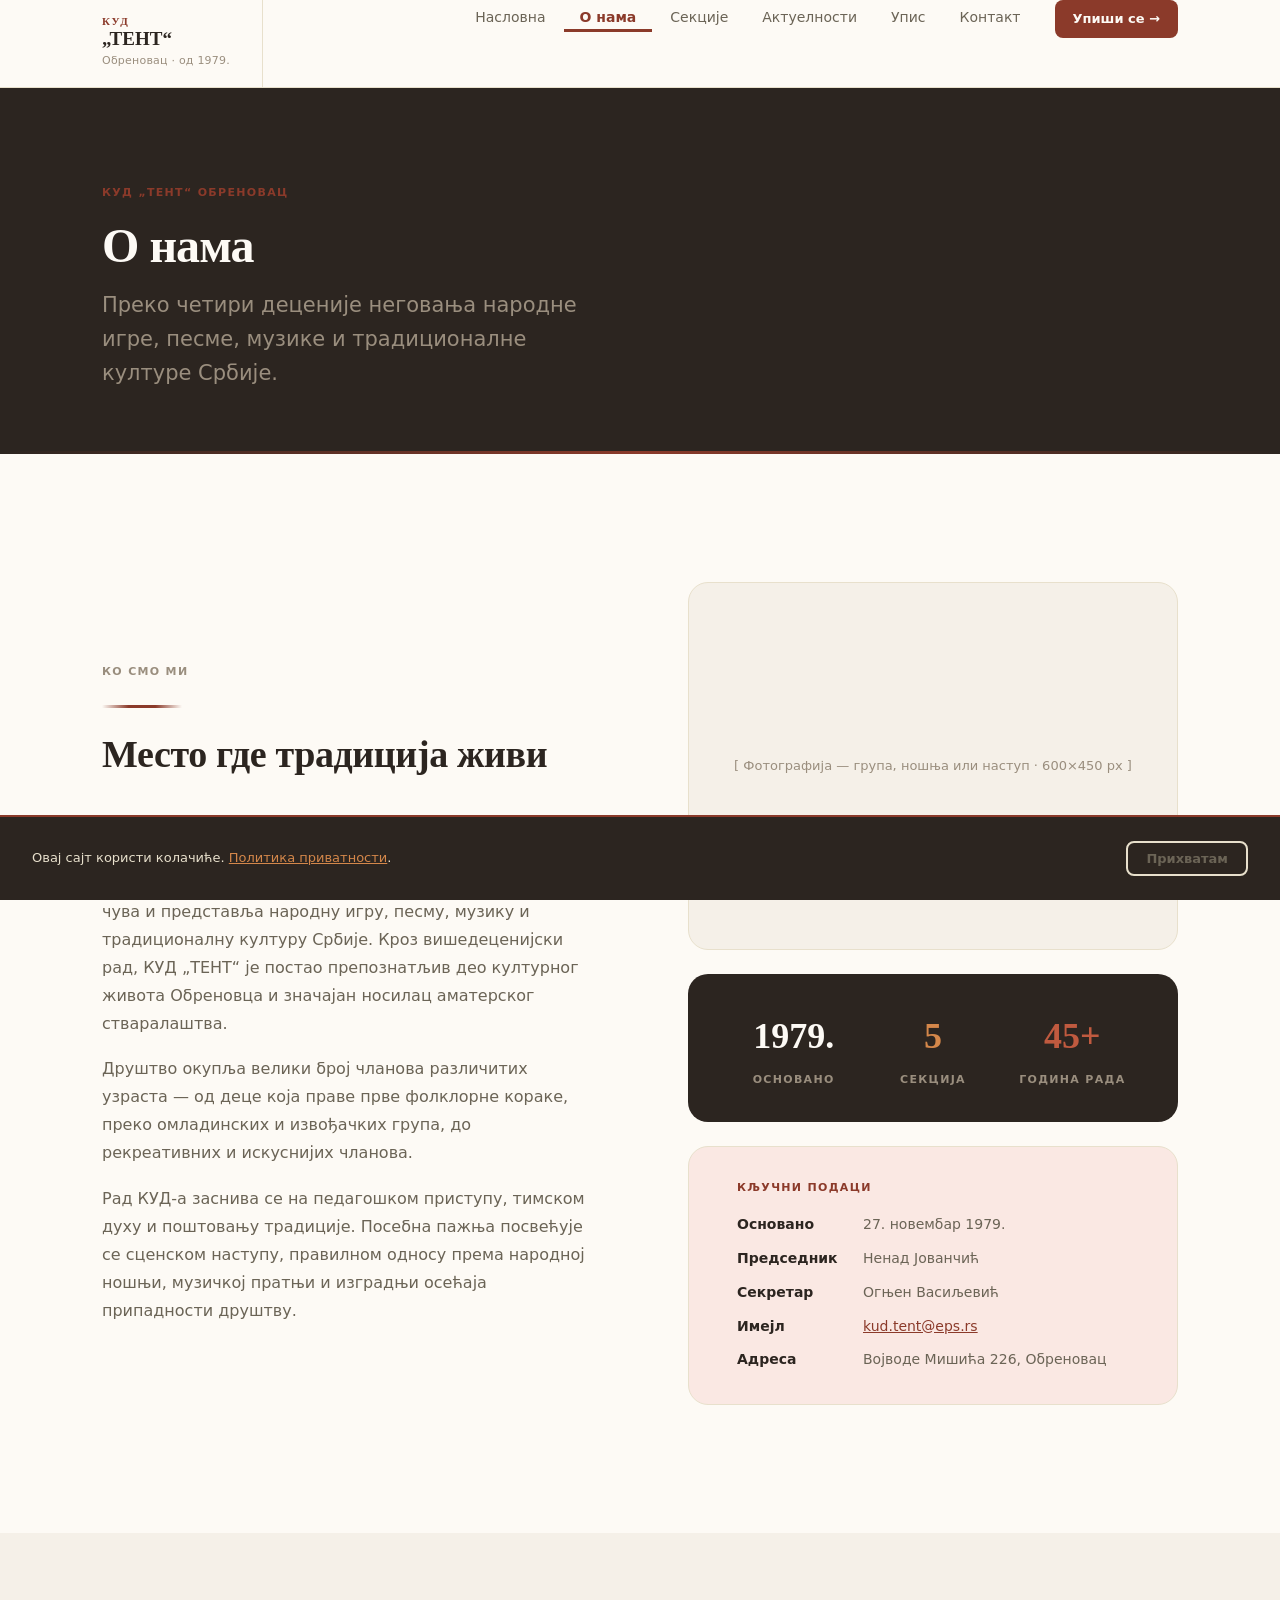
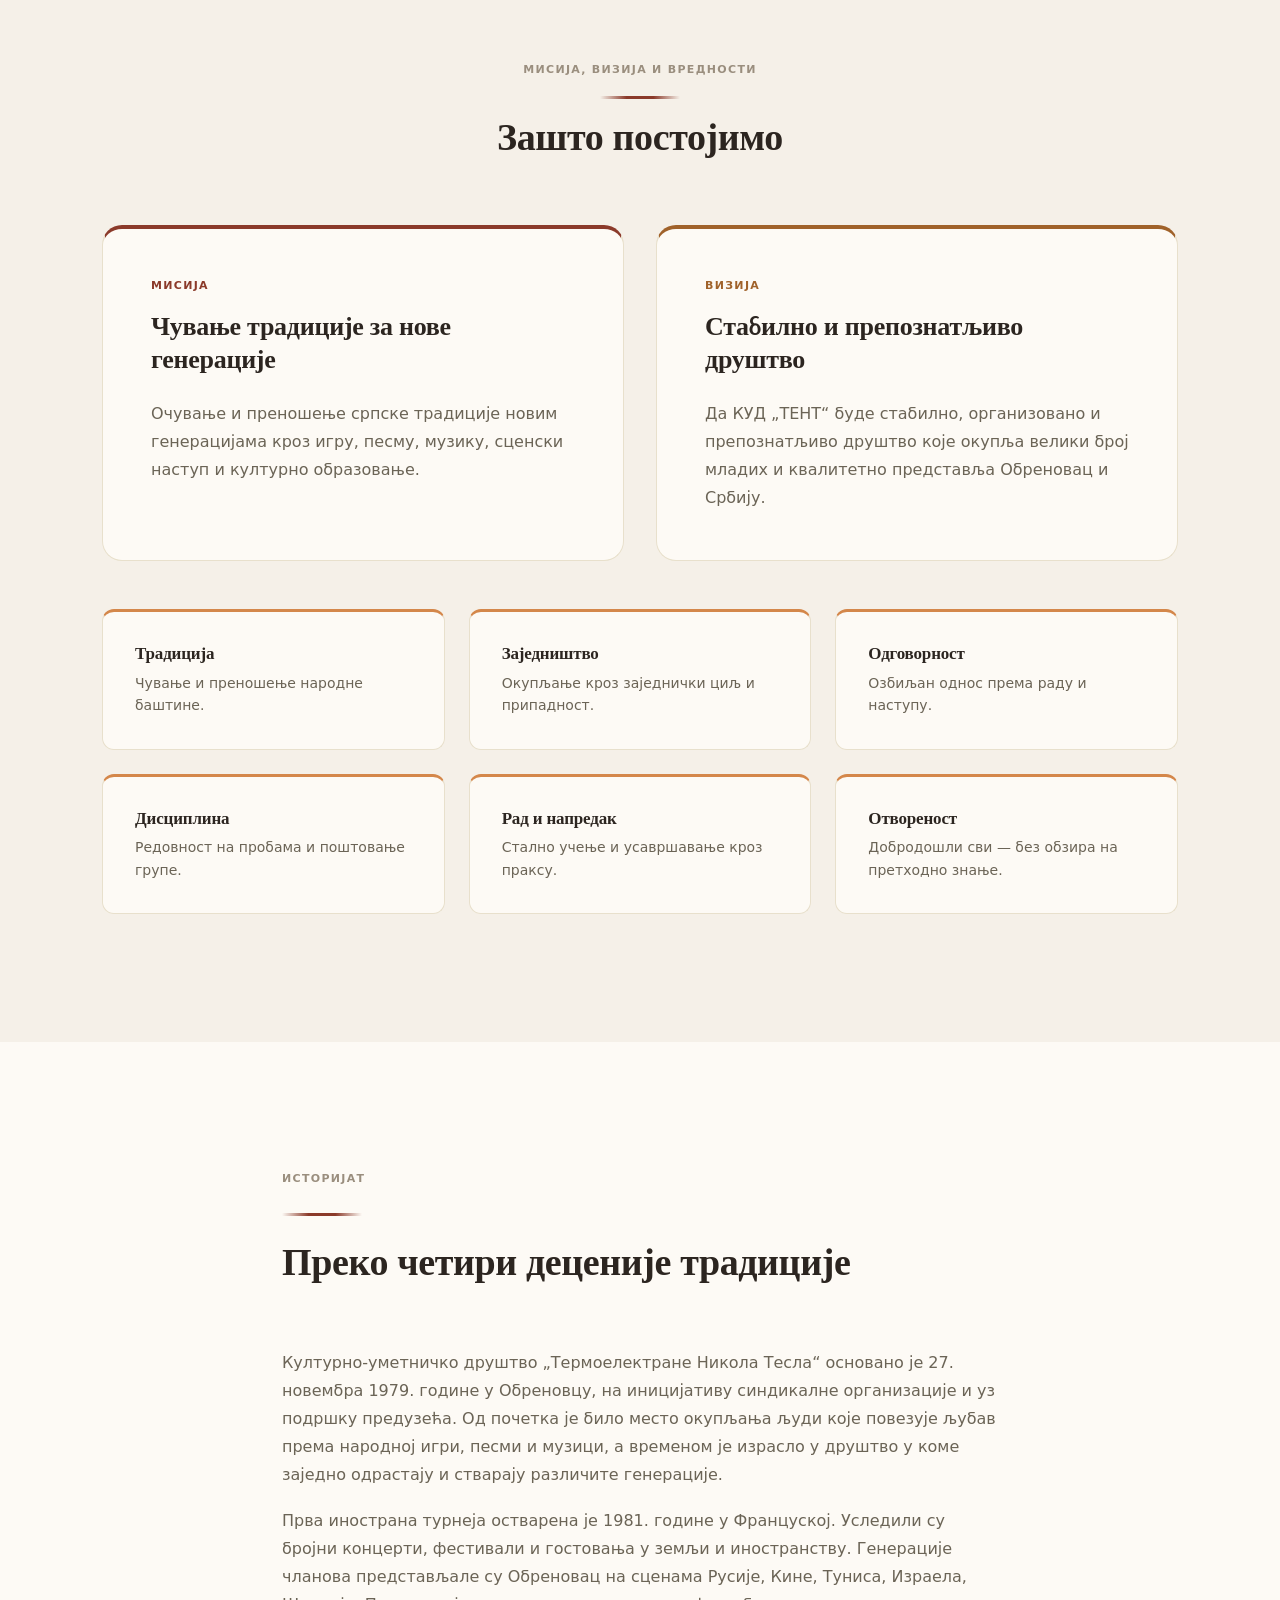
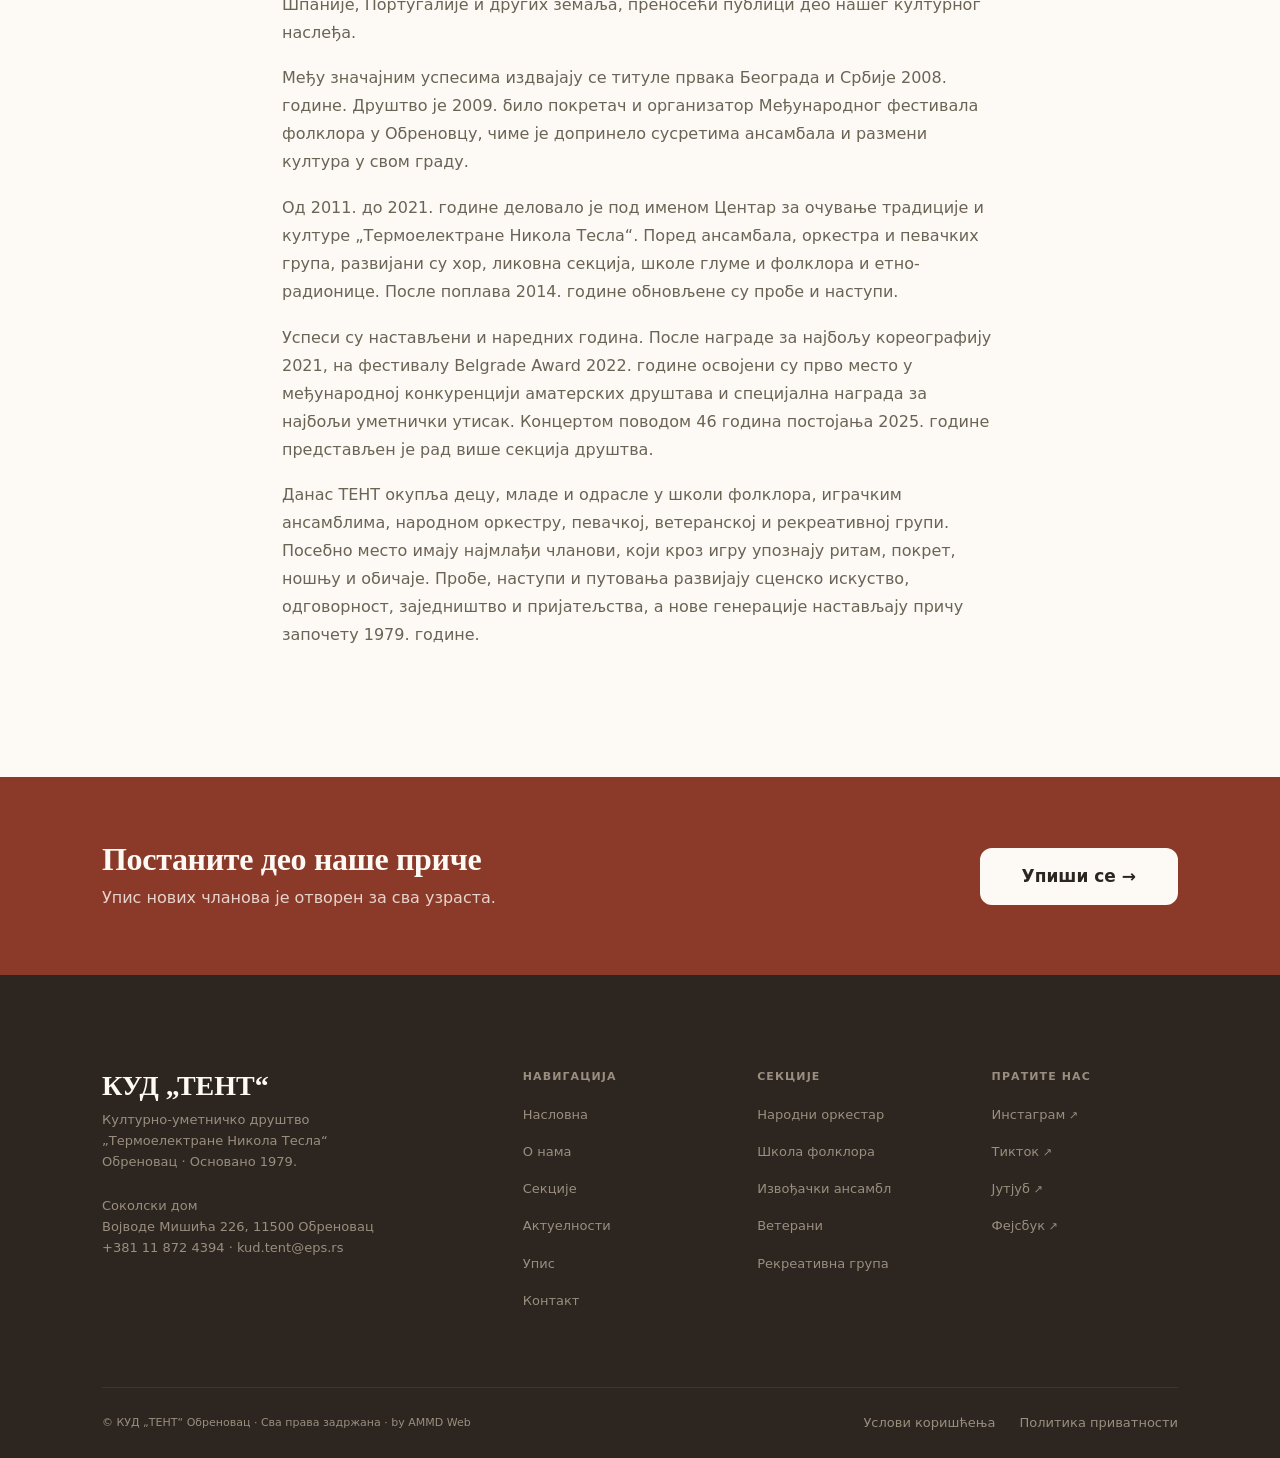
<file: o-nama.html>
<!DOCTYPE html>
<html lang="sr">
<head>
<meta charset="UTF-8">
<meta name="viewport" content="width=device-width, initial-scale=1.0">
<title>О нама — КУД „ТЕНТ“ Обреновац</title>
<meta name="description" content="Историјат, мисија и вредности Културно-уметничког друштва ТЕНТ из Обреновца, основаног 1979. године.">
<link rel="stylesheet" href="style.css">
</head>
<body>

<header class="site-header">
  <div class="site-header__inner">
    <a href="index.html" class="site-logo">
      <span class="site-logo__kud">КУД</span>
      <span class="site-logo__name">„ТЕНТ“</span>
      <span class="site-logo__sub">Обреновац · од 1979.</span>
    </a>
    <button class="nav-toggle" aria-label="Отвори мени" onclick="this.closest('header').querySelector('.site-nav').classList.toggle('open')">☰</button>
    <nav aria-label="Главна навигација">
      <ul class="site-nav">
        <li><a href="index.html">Насловна</a></li>
        <li><a href="o-nama.html" class="active">О нама</a></li>
        <li><a href="sekcije.html">Секције</a></li>
        <li><a href="aktuelnosti.html">Актуелности</a></li>
        <li><a href="upis.html">Упис</a></li>
        <li><a href="kontakt.html">Контакт</a></li>
        <li class="nav-cta"><a href="upis.html">Упиши се →</a></li>
      </ul>
    </nav>
  </div>
</header>

<main>

  <!-- PAGE HERO -->
  <div class="page-hero">
    <div class="container">
      <span class="t-label">КУД „ТЕНТ“ Обреновац</span>
      <h1 class="t-h1" style="color:var(--warm-white);margin-top:var(--sp-2);">О нама</h1>
      <p class="t-lead" style="color:var(--stone-light);margin-top:var(--sp-2);max-width:520px;">Преко четири деценије неговања народне игре, песме, музике и традиционалне културе Србије.</p>
    </div>
  </div>

  <!-- KO SMO MI -->
  <section class="section bg-warm-white">
    <div class="container">
      <div class="grid-2" style="gap:var(--sp-7);align-items:center;">
        <div>
          <div class="section-header">
            <span class="t-label">Ко смо ми</span>
            <div class="ornament--rust"></div>
            <h2 class="t-h2">Место где традиција живи</h2>
          </div>
          <p class="t-body">Културно-уметничко друштво „Термоелектране Никола Тесла“ из Обреновца основано је са циљем да негује, чува и представља народну игру, песму, музику и традиционалну културу Србије. Кроз вишедеценијски рад, КУД „ТЕНТ“ је постао препознатљив део културног живота Обреновца и значајан носилац аматерског стваралаштва.</p>
          <p class="t-body">Друштво окупља велики број чланова различитих узраста — од деце која праве прве фолклорне кораке, преко омладинских и извођачких група, до рекреативних и искуснијих чланова.</p>
          <p class="t-body">Рад КУД-а заснива се на педагошком приступу, тимском духу и поштовању традиције. Посебна пажња посвећује се сценском наступу, правилном односу према народној ношњи, музичкој пратњи и изградњи осећаја припадности друштву.</p>
        </div>
        <div style="display:flex;flex-direction:column;gap:var(--sp-3);">
          <div style="background:var(--cream);border:1px solid var(--cream-dark);border-radius:var(--r-xl);aspect-ratio:4/3;display:flex;align-items:center;justify-content:center;font-size:var(--text-sm);color:var(--stone-light);">[ Фотографија — група, ношња или наступ · 600×450 px ]</div>
          <div style="background:var(--charcoal);border-radius:var(--r-xl);padding:var(--sp-4) var(--sp-5);">
            <div style="display:grid;grid-template-columns:1fr 1fr 1fr;gap:var(--sp-3);text-align:center;">
              <div>
                <div style="font-family:var(--font-serif);font-size:var(--text-2xl);font-weight:700;color:var(--warm-white);">1979.</div>
                <div class="t-label" style="color:var(--stone-light);margin-top:4px;">Основано</div>
              </div>
              <div>
                <div style="font-family:var(--font-serif);font-size:var(--text-2xl);font-weight:700;color:var(--ochre-light);">5</div>
                <div class="t-label" style="color:var(--stone-light);margin-top:4px;">Секција</div>
              </div>
              <div>
                <div style="font-family:var(--font-serif);font-size:var(--text-2xl);font-weight:700;color:var(--rust-hover);">45+</div>
                <div class="t-label" style="color:var(--stone-light);margin-top:4px;">Година рада</div>
              </div>
            </div>
          </div>
          <!-- Kljucni podaci -->
          <div style="background:var(--rust-pale);border:1px solid var(--cream-dark);border-radius:var(--r-xl);padding:var(--sp-4) var(--sp-5);">
            <div class="t-label" style="margin-bottom:var(--sp-2);color:var(--rust);">Кључни подаци</div>
            <div style="display:flex;flex-direction:column;gap:10px;font-size:14px;">
              <div style="display:flex;gap:var(--sp-2);"><span style="font-weight:600;color:var(--charcoal);min-width:110px;">Основано</span><span style="color:var(--stone);">27. новембар 1979.</span></div>
              <div style="display:flex;gap:var(--sp-2);"><span style="font-weight:600;color:var(--charcoal);min-width:110px;">Председник</span><span style="color:var(--stone);">Ненад Јованчић</span></div>
              <div style="display:flex;gap:var(--sp-2);"><span style="font-weight:600;color:var(--charcoal);min-width:110px;">Секретар</span><span style="color:var(--stone);">Огњен Васиљевић</span></div>
              <div style="display:flex;gap:var(--sp-2);"><span style="font-weight:600;color:var(--charcoal);min-width:110px;">Имејл</span><span style="color:var(--stone);"><a href="mailto:kud.tent@eps.rs" style="color:var(--rust);">kud.tent@eps.rs</a></span></div>
              <div style="display:flex;gap:var(--sp-2);"><span style="font-weight:600;color:var(--charcoal);min-width:110px;">Адреса</span><span style="color:var(--stone);">Војводе Мишића 226, Обреновац</span></div>
            </div>
          </div>
        </div>
      </div>
    </div>
  </section>

  <!-- MISIJA / VIZIJA -->
  <section class="section bg-cream">
    <div class="container">
      <div class="section-header section-header--center">
        <span class="t-label">Мисија, визија и вредности</span>
        <div class="ornament--rust" style="margin:var(--sp-2) auto;"></div>
        <h2 class="t-h2">Зашто постојимо</h2>
      </div>
      <div class="grid-2" style="gap:var(--sp-4);margin-bottom:var(--sp-5);">
        <div style="background:var(--warm-white);border:1px solid var(--cream-dark);border-radius:var(--r-xl);padding:var(--sp-5);border-top:4px solid var(--rust);">
          <div class="t-label" style="color:var(--rust);margin-bottom:var(--sp-2);">Мисија</div>
          <h3 class="t-h3" style="margin-bottom:var(--sp-3);">Чување традиције за нове генерације</h3>
          <p class="t-body">Очување и преношење српске традиције новим генерацијама кроз игру, песму, музику, сценски наступ и културно образовање.</p>
        </div>
        <div style="background:var(--warm-white);border:1px solid var(--cream-dark);border-radius:var(--r-xl);padding:var(--sp-5);border-top:4px solid var(--ochre);">
          <div class="t-label" style="color:var(--ochre);margin-bottom:var(--sp-2);">Визија</div>
          <h3 class="t-h3" style="margin-bottom:var(--sp-3);">Стабилно и препознатљиво друштво</h3>
          <p class="t-body">Да КУД „ТЕНТ“ буде стабилно, организовано и препознатљиво друштво које окупља велики број младих и квалитетно представља Обреновац и Србију.</p>
        </div>
      </div>
      <div class="grid-3" style="gap:var(--sp-3);">
        <div class="vrednost-item"><h4>Традиција</h4><p>Чување и преношење народне баштине.</p></div>
        <div class="vrednost-item"><h4>Заједништво</h4><p>Окупљање кроз заједнички циљ и припадност.</p></div>
        <div class="vrednost-item"><h4>Одговорност</h4><p>Озбиљан однос према раду и наступу.</p></div>
        <div class="vrednost-item"><h4>Дисциплина</h4><p>Редовност на пробама и поштовање групе.</p></div>
        <div class="vrednost-item"><h4>Рад и напредак</h4><p>Стално учење и усавршавање кроз праксу.</p></div>
        <div class="vrednost-item"><h4>Отвореност</h4><p>Добродошли сви — без обзира на претходно знање.</p></div>
      </div>
    </div>
  </section>

  <!-- ISTORIJAT -->
  <section class="section bg-warm-white">
    <div class="container container--narrow">
      <div class="section-header">
        <span class="t-label">Историјат</span>
        <div class="ornament--rust"></div>
        <h2 class="t-h2">Преко четири деценије традиције</h2>
      </div>
      <p class="t-body">Културно-уметничко друштво „Термоелектране Никола Тесла“ основано је 27. новембра 1979. године у Обреновцу, на иницијативу синдикалне организације и уз подршку предузећа. Од почетка је било место окупљања људи које повезује љубав према народној игри, песми и музици, а временом је израсло у друштво у коме заједно одрастају и стварају различите генерације.</p>
      <p class="t-body">Прва инострана турнеја остварена је 1981. године у Француској. Уследили су бројни концерти, фестивали и гостовања у земљи и иностранству. Генерације чланова представљале су Обреновац на сценама Русије, Кине, Туниса, Израела, Шпаније, Португалије и других земаља, преносећи публици део нашег културног наслеђа.</p>
      <p class="t-body">Међу значајним успесима издвајају се титуле првака Београда и Србије 2008. године. Друштво је 2009. било покретач и организатор Међународног фестивала фолклора у Обреновцу, чиме је допринело сусретима ансамбала и размени култура у свом граду.</p>
      <p class="t-body">Од 2011. до 2021. године деловало је под именом Центар за очување традиције и културе „Термоелектране Никола Тесла“. Поред ансамбала, оркестра и певачких група, развијани су хор, ликовна секција, школе глуме и фолклора и етно-радионице. После поплава 2014. године обновљене су пробе и наступи.</p>
      <p class="t-body">Успеси су настављени и наредних година. После награде за најбољу кореографију 2021, на фестивалу Belgrade Award 2022. године освојени су прво место у међународној конкуренцији аматерских друштава и специјална награда за најбољи уметнички утисак. Концертом поводом 46 година постојања 2025. године представљен је рад више секција друштва.</p>
      <p class="t-body">Данас ТЕНТ окупља децу, младе и одрасле у школи фолклора, играчким ансамблима, народном оркестру, певачкој, ветеранској и рекреативној групи. Посебно место имају најмлађи чланови, који кроз игру упознају ритам, покрет, ношњу и обичаје. Пробе, наступи и путовања развијају сценско искуство, одговорност, заједништво и пријатељства, а нове генерације настављају причу започету 1979. године.</p>
    </div>
  </section>

  <!-- CTA -->
  <div class="cta-strip">
    <div class="container">
      <div class="cta-strip__inner">
        <div>
          <h2>Постаните део наше приче</h2>
          <p>Упис нових чланова је отворен за сва узраста.</p>
        </div>
        <a href="upis.html" class="btn btn--white btn--lg">Упиши се →</a>
      </div>
    </div>
  </div>

</main>

<footer class="site-footer">
  <div class="container">
    <div class="site-footer__top">
      <div class="site-footer__brand">
        <div class="name">КУД „ТЕНТ“</div>
        <p class="tagline">Културно-уметничко друштво<br>„Термоелектране Никола Тесла“<br>Обреновац · Основано 1979.</p>
        <p class="tagline">Соколски дом<br>Војводе Мишића 226, 11500 Обреновац<br><a href="tel:+381118724394">+381 11 872 4394</a> · <a href="mailto:kud.tent@eps.rs">kud.tent@eps.rs</a></p>
      </div>
      <div>
        <h5>Навигација</h5>
        <ul>
          <li><a href="index.html">Насловна</a></li>
          <li><a href="o-nama.html">О нама</a></li>
          <li><a href="sekcije.html">Секције</a></li>
          <li><a href="aktuelnosti.html">Актуелности</a></li>
          <li><a href="upis.html">Упис</a></li>
          <li><a href="kontakt.html">Контакт</a></li>
        </ul>
      </div>
      <div>
        <h5>Секције</h5>
        <ul>
          <li><a href="sekcije.html#narodni-orkestar">Народни оркестар</a></li>
          <li><a href="sekcije.html#skola-folklora">Школа фолклора</a></li>
          <li><a href="sekcije.html#izvodjacki-ansambl">Извођачки ансамбл</a></li>
          <li><a href="sekcije.html#veterani">Ветерани</a></li>
          <li><a href="sekcije.html#rekreativna-grupa">Рекреативна група</a></li>
        </ul>
      </div>
      <div>
        <h5>Пратите нас</h5>
        <ul class="footer-social-list">
          <li><a href="https://www.instagram.com/kudtent/" target="_blank" rel="noopener">Инстаграм</a></li>
          <li><a href="https://www.tiktok.com/@kudtent" target="_blank" rel="noopener">Тикток</a></li>
          <li><a href="https://www.youtube.com/@KUDTENT79" target="_blank" rel="noopener">Јутјуб</a></li>
          <li><a href="https://www.facebook.com/kudtent/?locale=sr_RS" target="_blank" rel="noopener">Фејсбук</a></li>
        </ul>
      </div>
    </div>
    <div class="site-footer__bottom">
      <span>© КУД „ТЕНТ“ Обреновац · Сва права задржана · <span class="site-footer__credit">by AMMD Web</span></span>
      <div style="display:flex;gap:var(--sp-3);"><a href="uslovi.html">Услови коришћења</a><a href="privatnost.html">Политика приватности</a></div>
    </div>
  </div>
</footer>
<div class="cookie-banner" id="cookieBanner">
  <span>Овај сајт користи колачиће. <a href="privatnost.html">Политика приватности</a>.</span>
  <button class="btn btn--ghost btn--sm" onclick="document.getElementById('cookieBanner').classList.add('hidden');localStorage.setItem('cookies_ok','1')">Прихватам</button>
</div>
<script>if(localStorage.getItem('cookies_ok'))document.getElementById('cookieBanner').classList.add('hidden');</script>
</body>
</html>
</file>
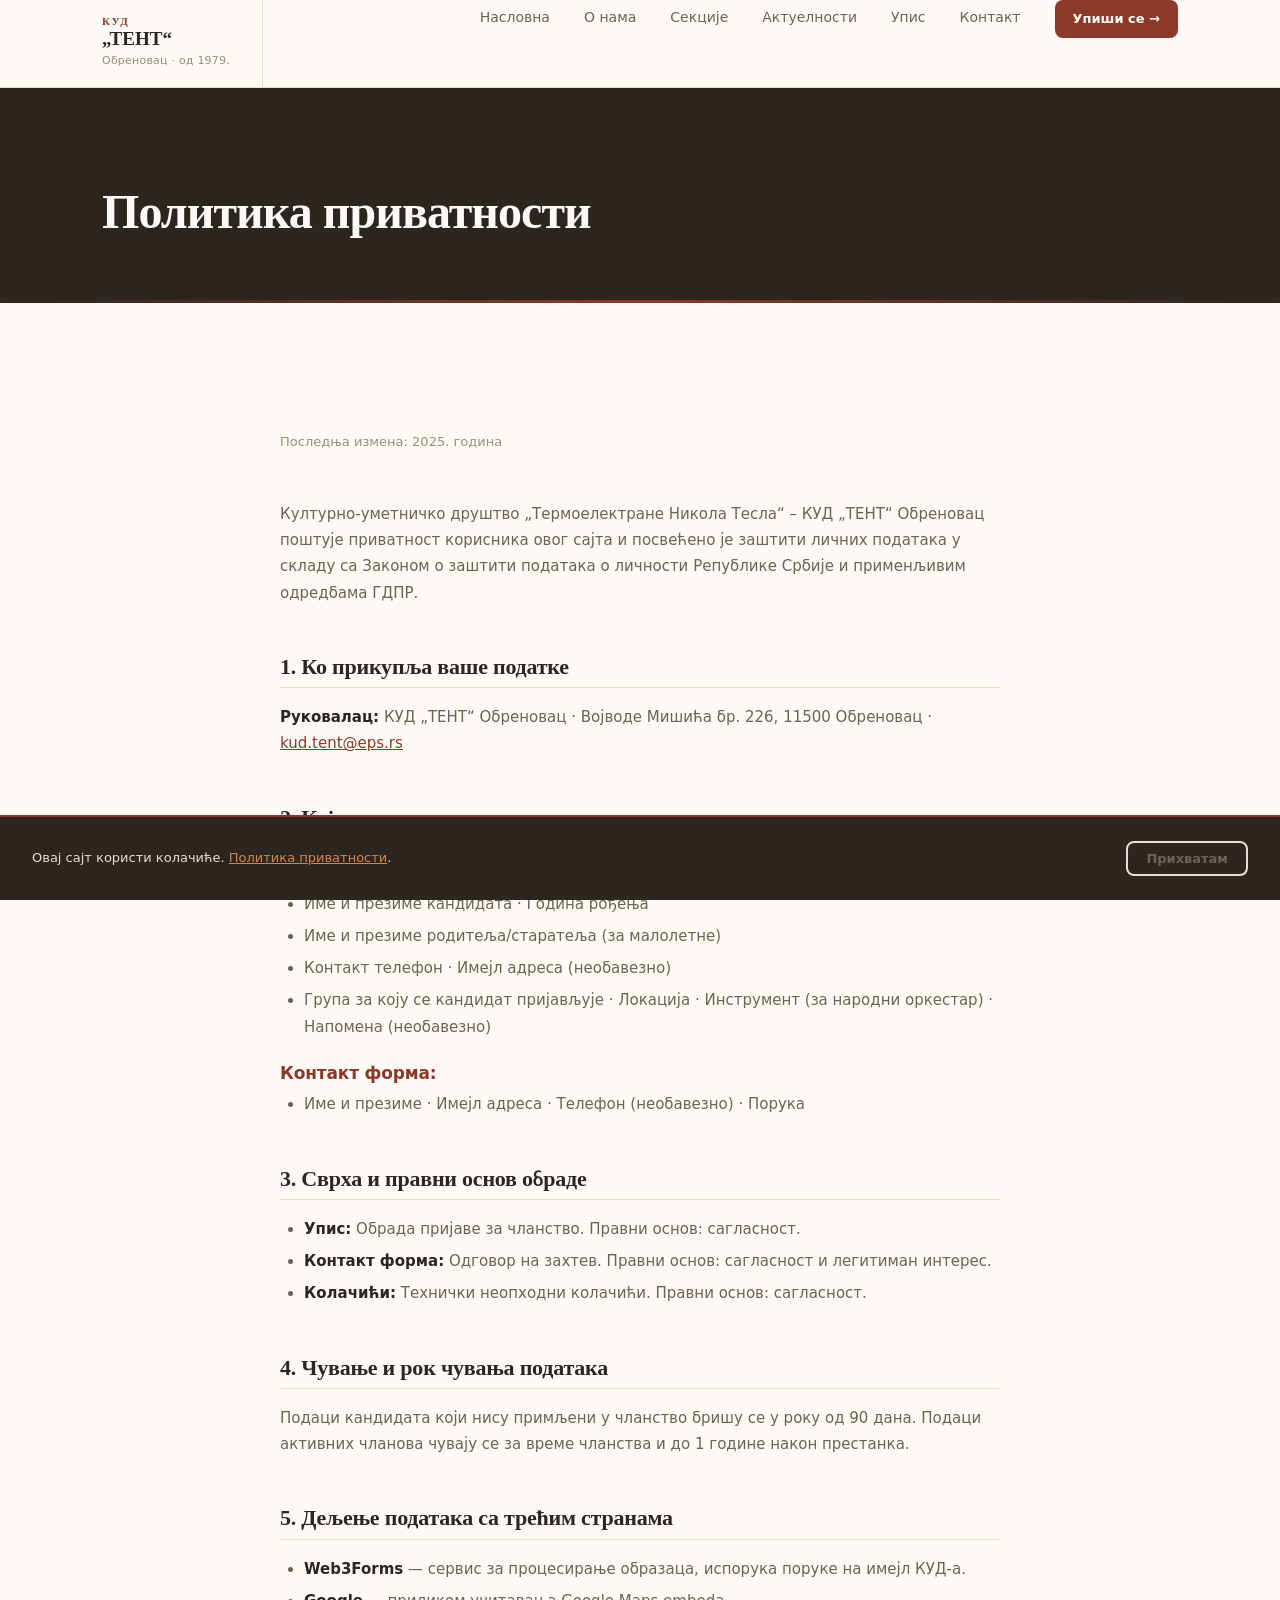
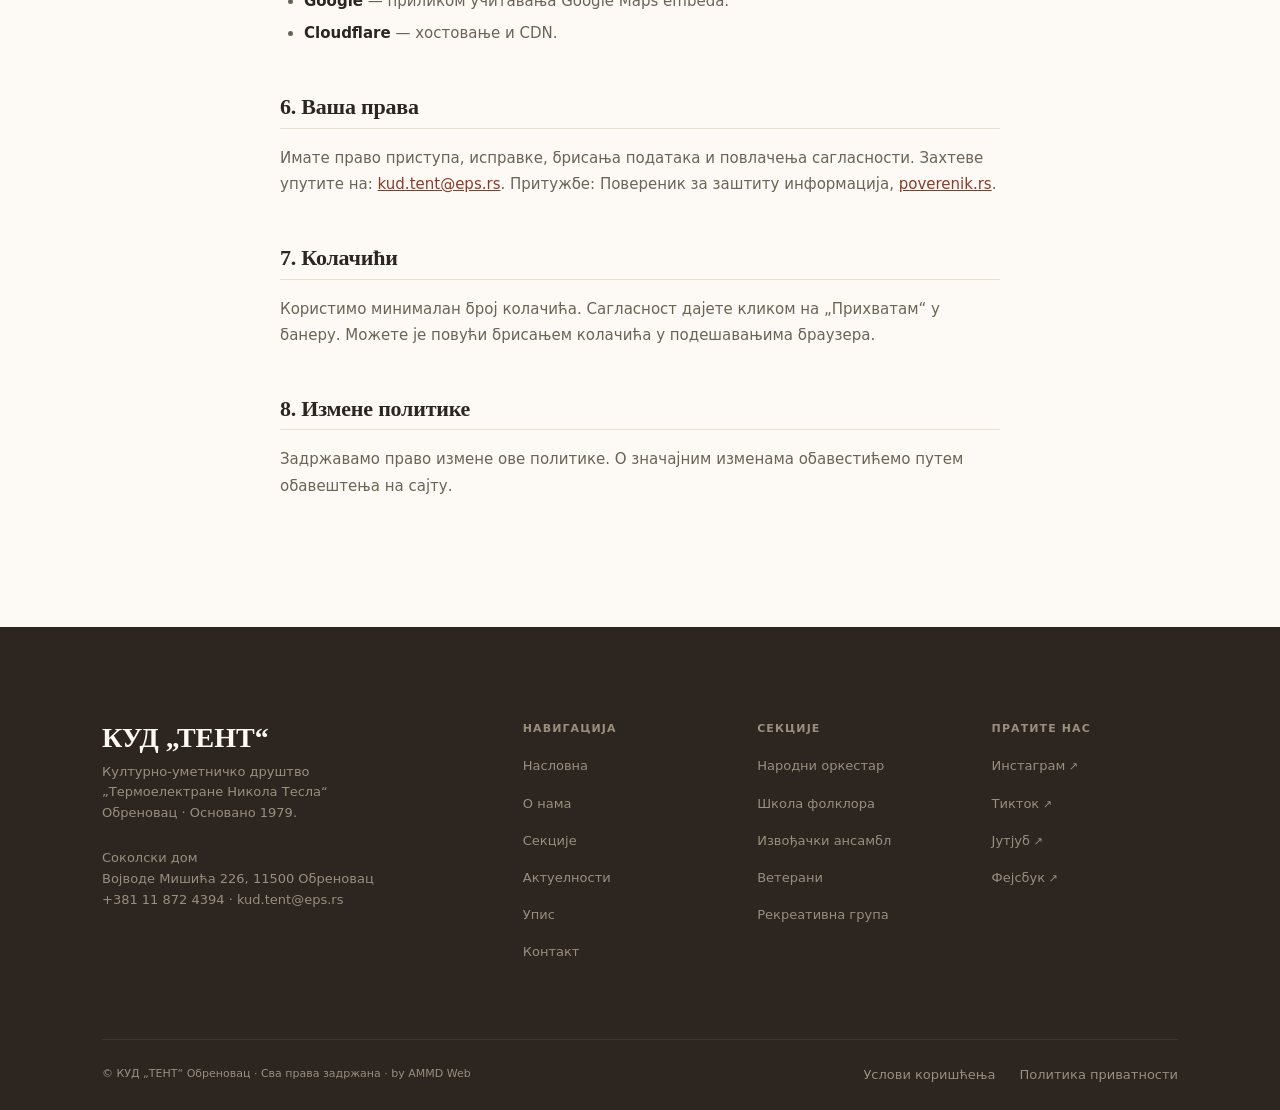
<file: privatnost.html>
<!DOCTYPE html>
<html lang="sr">
<head>
<meta charset="UTF-8">
<meta name="viewport" content="width=device-width, initial-scale=1.0">
<title>Политика приватности — КУД „ТЕНТ“ Обреновац</title>
<link rel="stylesheet" href="style.css">
</head>
<body>
<header class="site-header">
  <div class="site-header__inner">
    <a href="index.html" class="site-logo">
      <span class="site-logo__kud">КУД</span>
      <span class="site-logo__name">„ТЕНТ“</span>
      <span class="site-logo__sub">Обреновац · од 1979.</span>
    </a>
    <button class="nav-toggle" aria-label="Отвори мени" onclick="this.closest('header').querySelector('.site-nav').classList.toggle('open')">☰</button>
    <nav aria-label="Главна навигација">
      <ul class="site-nav">
        <li><a href="index.html">Насловна</a></li>
        <li><a href="o-nama.html">О нама</a></li>
        <li><a href="sekcije.html">Секције</a></li>
        <li><a href="aktuelnosti.html">Актуелности</a></li>
        <li><a href="upis.html">Упис</a></li>
        <li><a href="kontakt.html">Контакт</a></li>
        <li class="nav-cta"><a href="upis.html">Упиши се →</a></li>
      </ul>
    </nav>
  </div>
</header>
<main>
  <div class="page-hero">
    <div class="container">
      <h1 class="t-h1" style="color:var(--warm-white);">Политика приватности</h1>
    </div>
  </div>
  <section class="section bg-warm-white">
    <div class="container">
      <div class="legal-body">
        <span class="updated">Последња измена: 2025. година</span>
        <p>Културно-уметничко друштво „Термоелектране Никола Тесла“ – КУД „ТЕНТ“ Обреновац поштује приватност корисника овог сајта и посвећено је заштити личних података у складу са Законом о заштити података о личности Републике Србије и применљивим одредбама ГДПР.</p>
        <h2>1. Ко прикупља ваше податке</h2>
        <p><strong>Руковалац:</strong> КУД „ТЕНТ“ Обреновац · Војводе Мишића бр. 226, 11500 Обреновац · <a href="mailto:kud.tent@eps.rs">kud.tent@eps.rs</a></p>
        <h2>2. Које личне податке прикупљамо</h2>
        <h3>Форма за упис нових чланова:</h3>
        <ul>
          <li>Име и презиме кандидата · Година рођења</li>
          <li>Име и презиме родитеља/старатеља (за малолетне)</li>
          <li>Контакт телефон · Имејл адреса (необавезно)</li>
          <li>Група за коју се кандидат пријављује · Локација · Инструмент (за народни оркестар) · Напомена (необавезно)</li>
        </ul>
        <h3>Контакт форма:</h3>
        <ul>
          <li>Име и презиме · Имејл адреса · Телефон (необавезно) · Порука</li>
        </ul>
        <h2>3. Сврха и правни основ обраде</h2>
        <ul>
          <li><strong>Упис:</strong> Обрада пријаве за чланство. Правни основ: сагласност.</li>
          <li><strong>Контакт форма:</strong> Одговор на захтев. Правни основ: сагласност и легитиман интерес.</li>
          <li><strong>Колачићи:</strong> Технички неопходни колачићи. Правни основ: сагласност.</li>
        </ul>
        <h2>4. Чување и рок чувања података</h2>
        <p>Подаци кандидата који нису примљени у чланство бришу се у року од 90 дана. Подаци активних чланова чувају се за време чланства и до 1 године након престанка.</p>
        <h2>5. Дељење података са трећим странама</h2>
        <ul>
          <li><strong>Web3Forms</strong> — сервис за процесирање образаца, испорука поруке на имејл КУД-а.</li>
          <li><strong>Google</strong> — приликом учитавања Google Maps embeda.</li>
          <li><strong>Cloudflare</strong> — хостовање и CDN.</li>
        </ul>
        <h2>6. Ваша права</h2>
        <p>Имате право приступа, исправке, брисања података и повлачења сагласности. Захтеве упутите на: <a href="mailto:kud.tent@eps.rs">kud.tent@eps.rs</a>. Притужбе: Повереник за заштиту информација, <a href="https://www.poverenik.rs" target="_blank">poverenik.rs</a>.</p>
        <h2>7. Колачићи</h2>
        <p>Користимо минималан број колачића. Сагласност дајете кликом на „Прихватам“ у банеру. Можете је повући брисањем колачића у подешавањима браузера.</p>
        <h2>8. Измене политике</h2>
        <p>Задржавамо право измене ове политике. О значајним изменама обавестићемо путем обавештења на сајту.</p>
      </div>
    </div>
  </section>
</main>
<footer class="site-footer">
  <div class="container">
    <div class="site-footer__top">
      <div class="site-footer__brand">
        <div class="name">КУД „ТЕНТ“</div>
        <p class="tagline">Културно-уметничко друштво<br>„Термоелектране Никола Тесла“<br>Обреновац · Основано 1979.</p>
        <p class="tagline">Соколски дом<br>Војводе Мишића 226, 11500 Обреновац<br><a href="tel:+381118724394">+381 11 872 4394</a> · <a href="mailto:kud.tent@eps.rs">kud.tent@eps.rs</a></p>
      </div>
      <div>
        <h5>Навигација</h5>
        <ul>
          <li><a href="index.html">Насловна</a></li>
          <li><a href="o-nama.html">О нама</a></li>
          <li><a href="sekcije.html">Секције</a></li>
          <li><a href="aktuelnosti.html">Актуелности</a></li>
          <li><a href="upis.html">Упис</a></li>
          <li><a href="kontakt.html">Контакт</a></li>
        </ul>
      </div>
      <div>
        <h5>Секције</h5>
        <ul>
          <li><a href="sekcije.html#narodni-orkestar">Народни оркестар</a></li>
          <li><a href="sekcije.html#skola-folklora">Школа фолклора</a></li>
          <li><a href="sekcije.html#izvodjacki-ansambl">Извођачки ансамбл</a></li>
          <li><a href="sekcije.html#veterani">Ветерани</a></li>
          <li><a href="sekcije.html#rekreativna-grupa">Рекреативна група</a></li>
        </ul>
      </div>
      <div>
        <h5>Пратите нас</h5>
        <ul class="footer-social-list">
          <li><a href="https://www.instagram.com/kudtent/" target="_blank" rel="noopener">Инстаграм</a></li>
          <li><a href="https://www.tiktok.com/@kudtent" target="_blank" rel="noopener">Тикток</a></li>
          <li><a href="https://www.youtube.com/@KUDTENT79" target="_blank" rel="noopener">Јутјуб</a></li>
          <li><a href="https://www.facebook.com/kudtent/?locale=sr_RS" target="_blank" rel="noopener">Фејсбук</a></li>
        </ul>
      </div>
    </div>
    <div class="site-footer__bottom">
      <span>© КУД „ТЕНТ“ Обреновац · Сва права задржана · <span class="site-footer__credit">by AMMD Web</span></span>
      <div style="display:flex;gap:var(--sp-3);"><a href="uslovi.html">Услови коришћења</a><a href="privatnost.html">Политика приватности</a></div>
    </div>
  </div>
</footer>
<div class="cookie-banner" id="cookieBanner">
  <span>Овај сајт користи колачиће. <a href="privatnost.html">Политика приватности</a>.</span>
  <button class="btn btn--ghost btn--sm" onclick="document.getElementById('cookieBanner').classList.add('hidden');localStorage.setItem('cookies_ok','1')">Прихватам</button>
</div>
<script>if(localStorage.getItem('cookies_ok'))document.getElementById('cookieBanner').classList.add('hidden');</script>
</body>
</html>
</file>
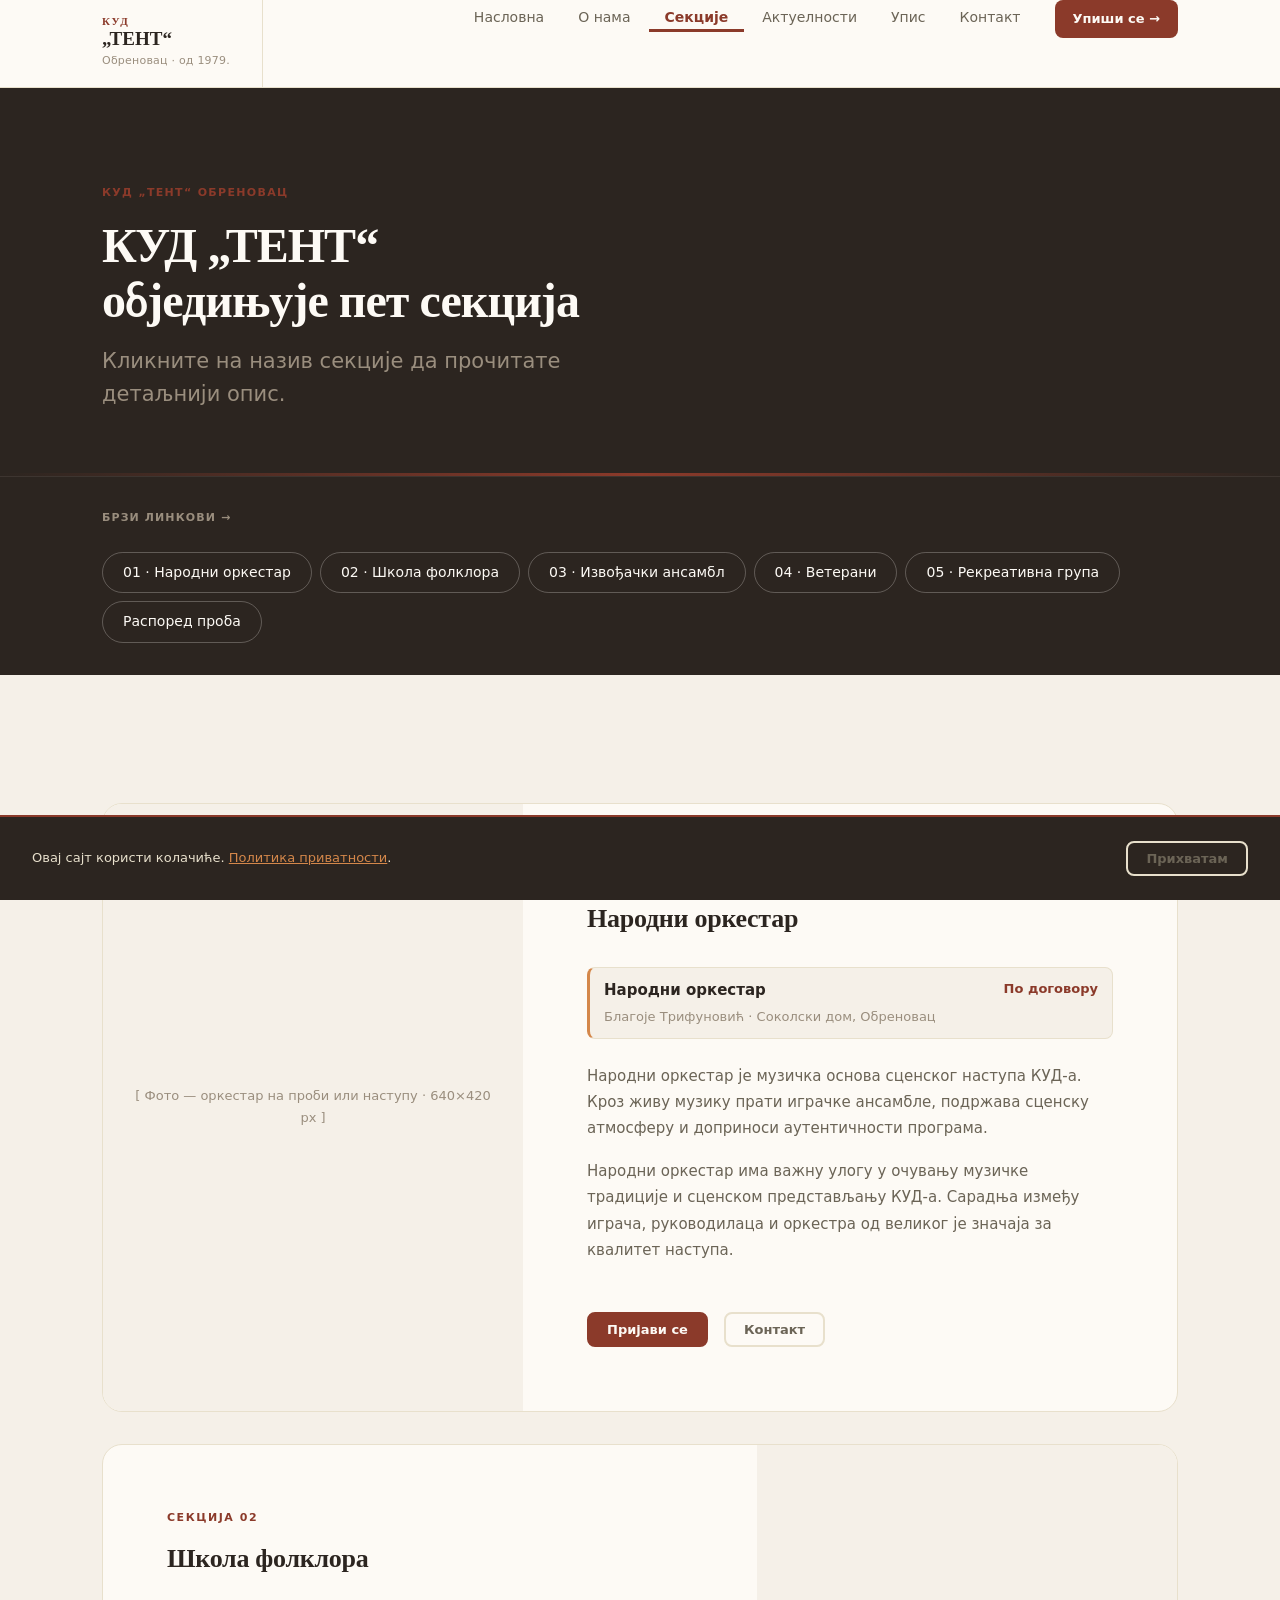
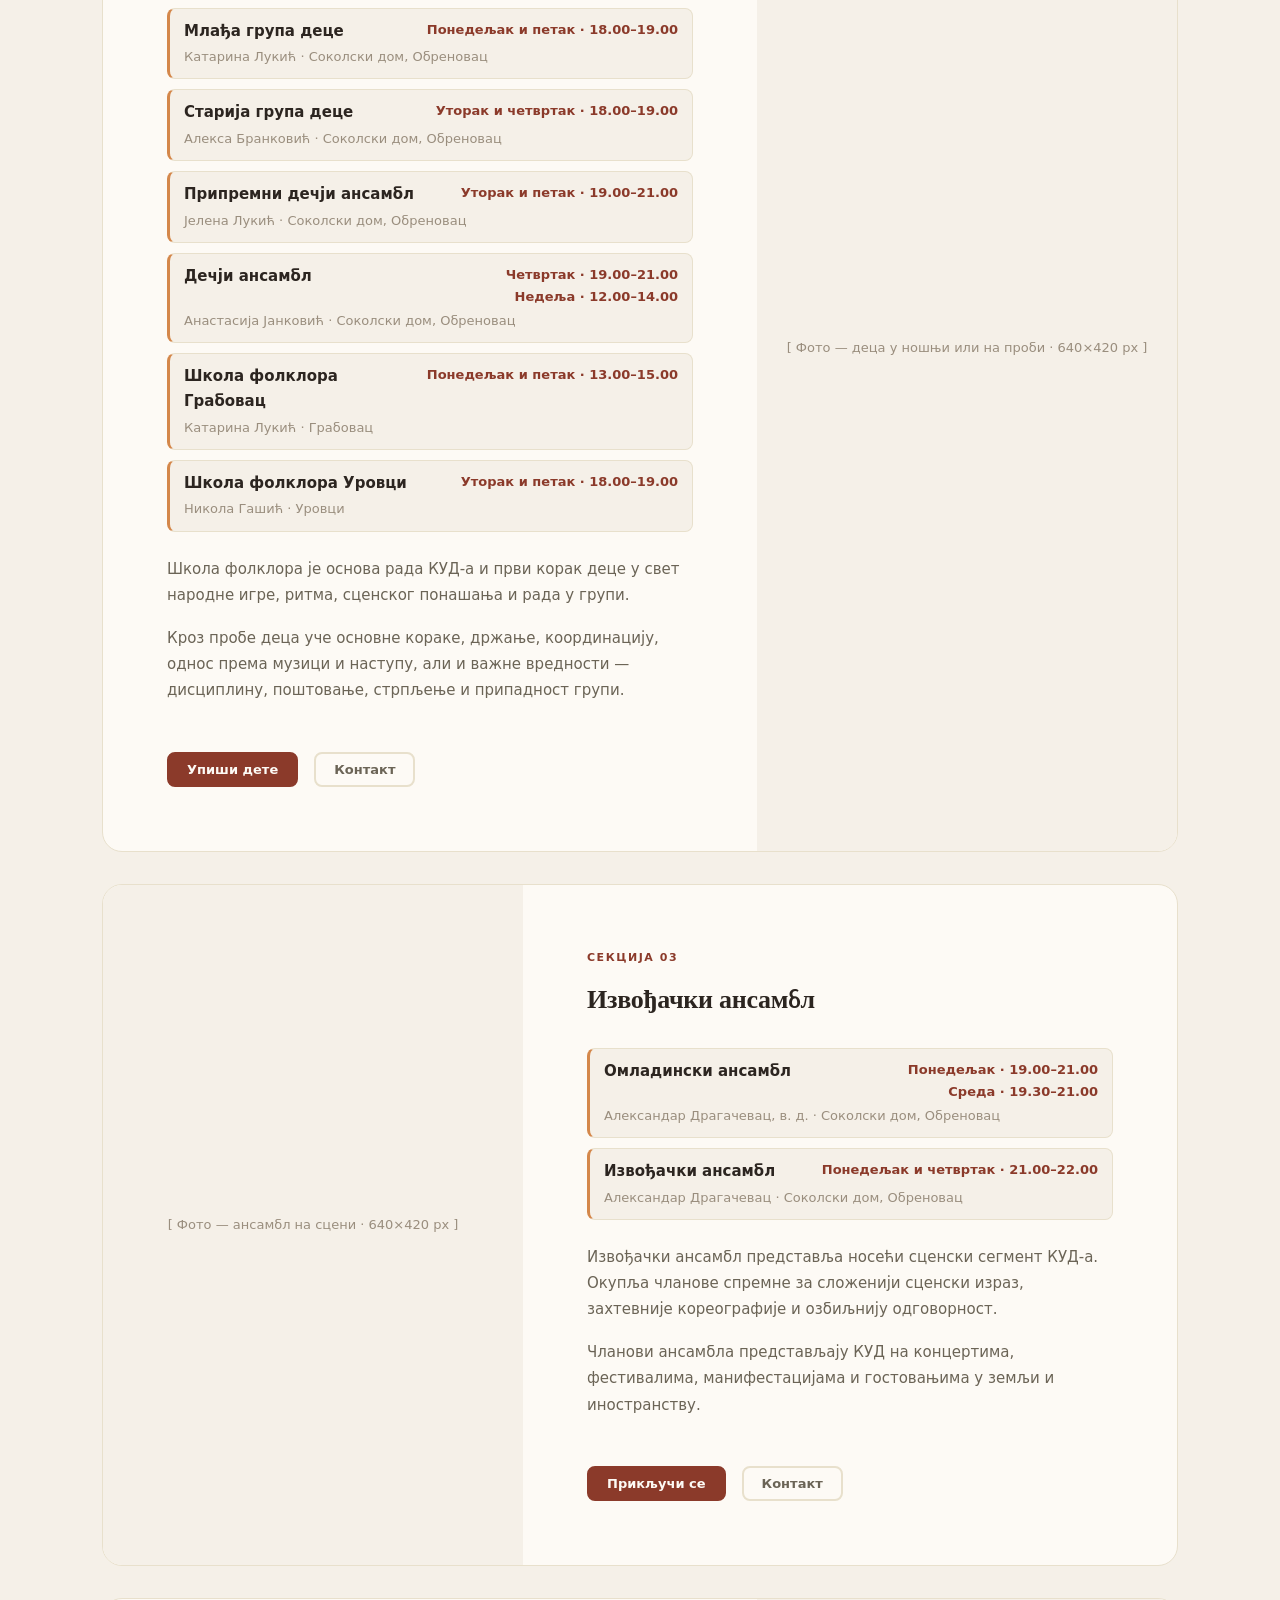
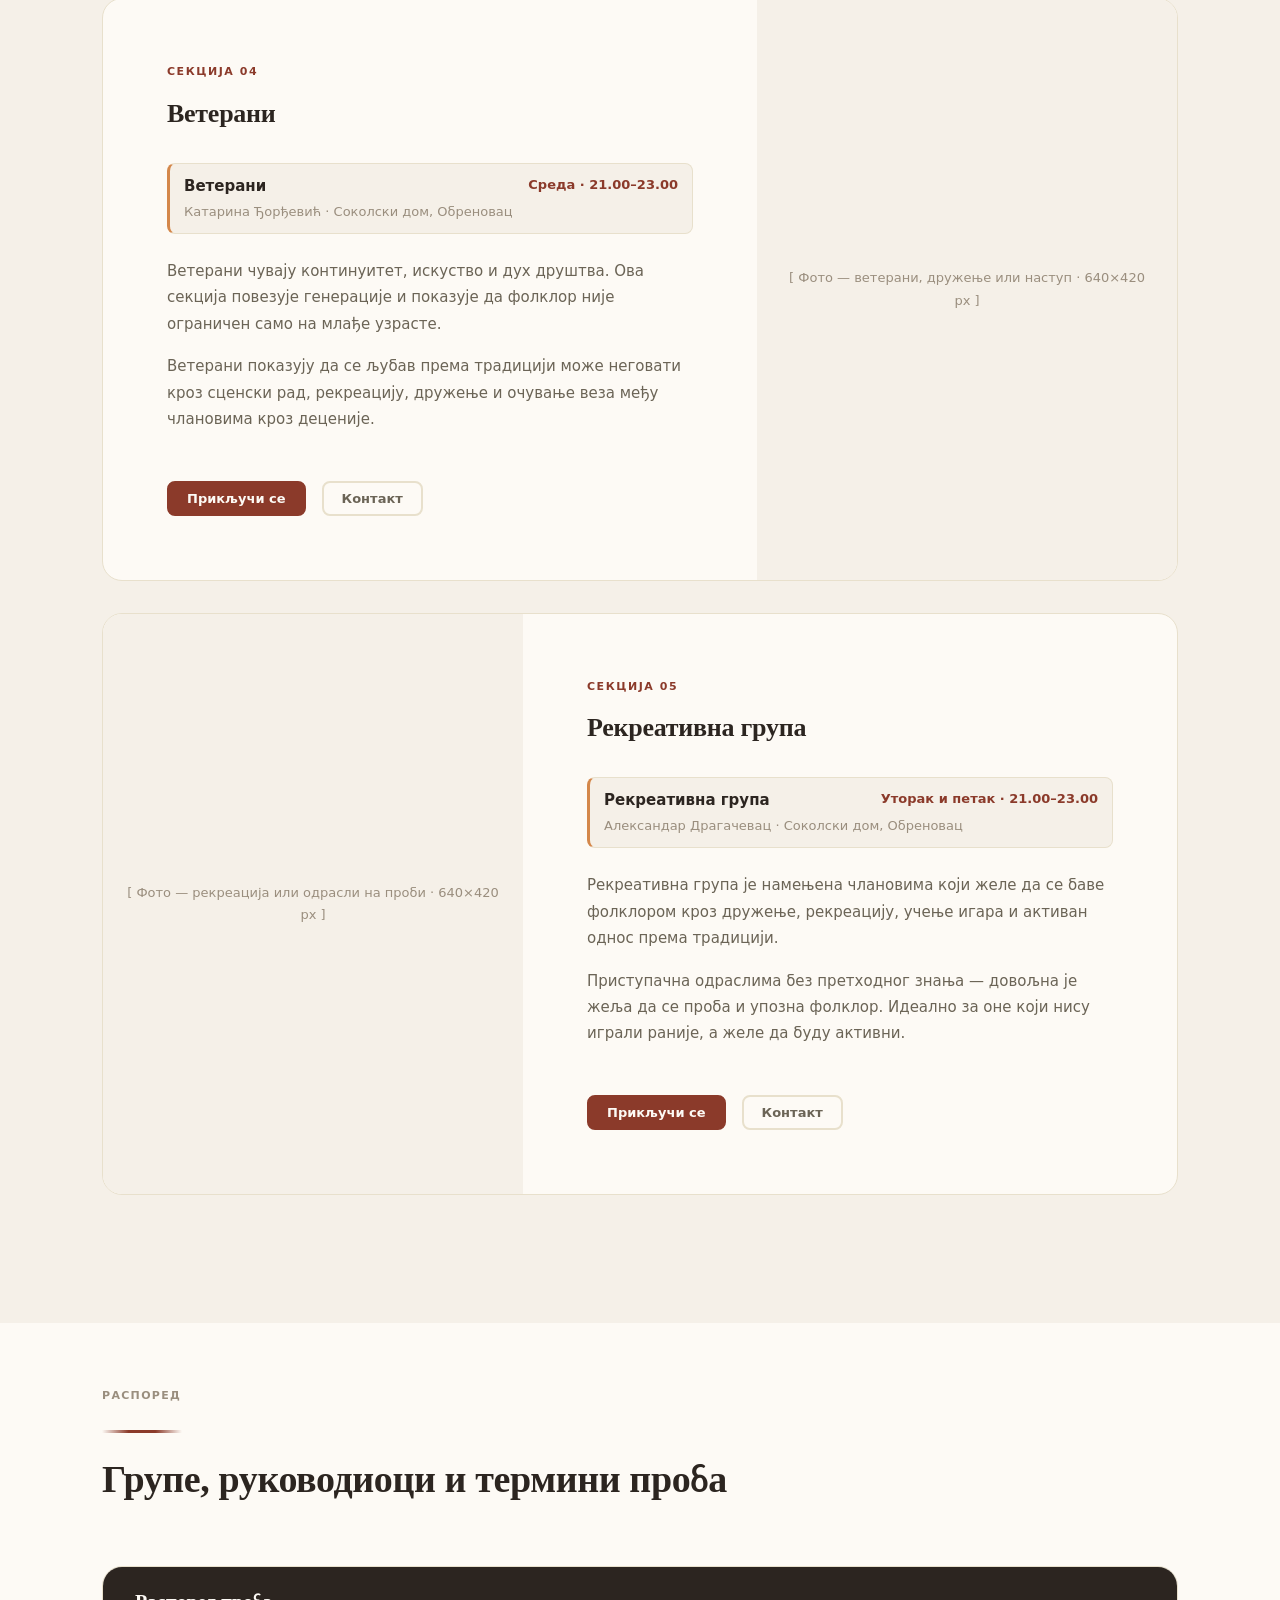
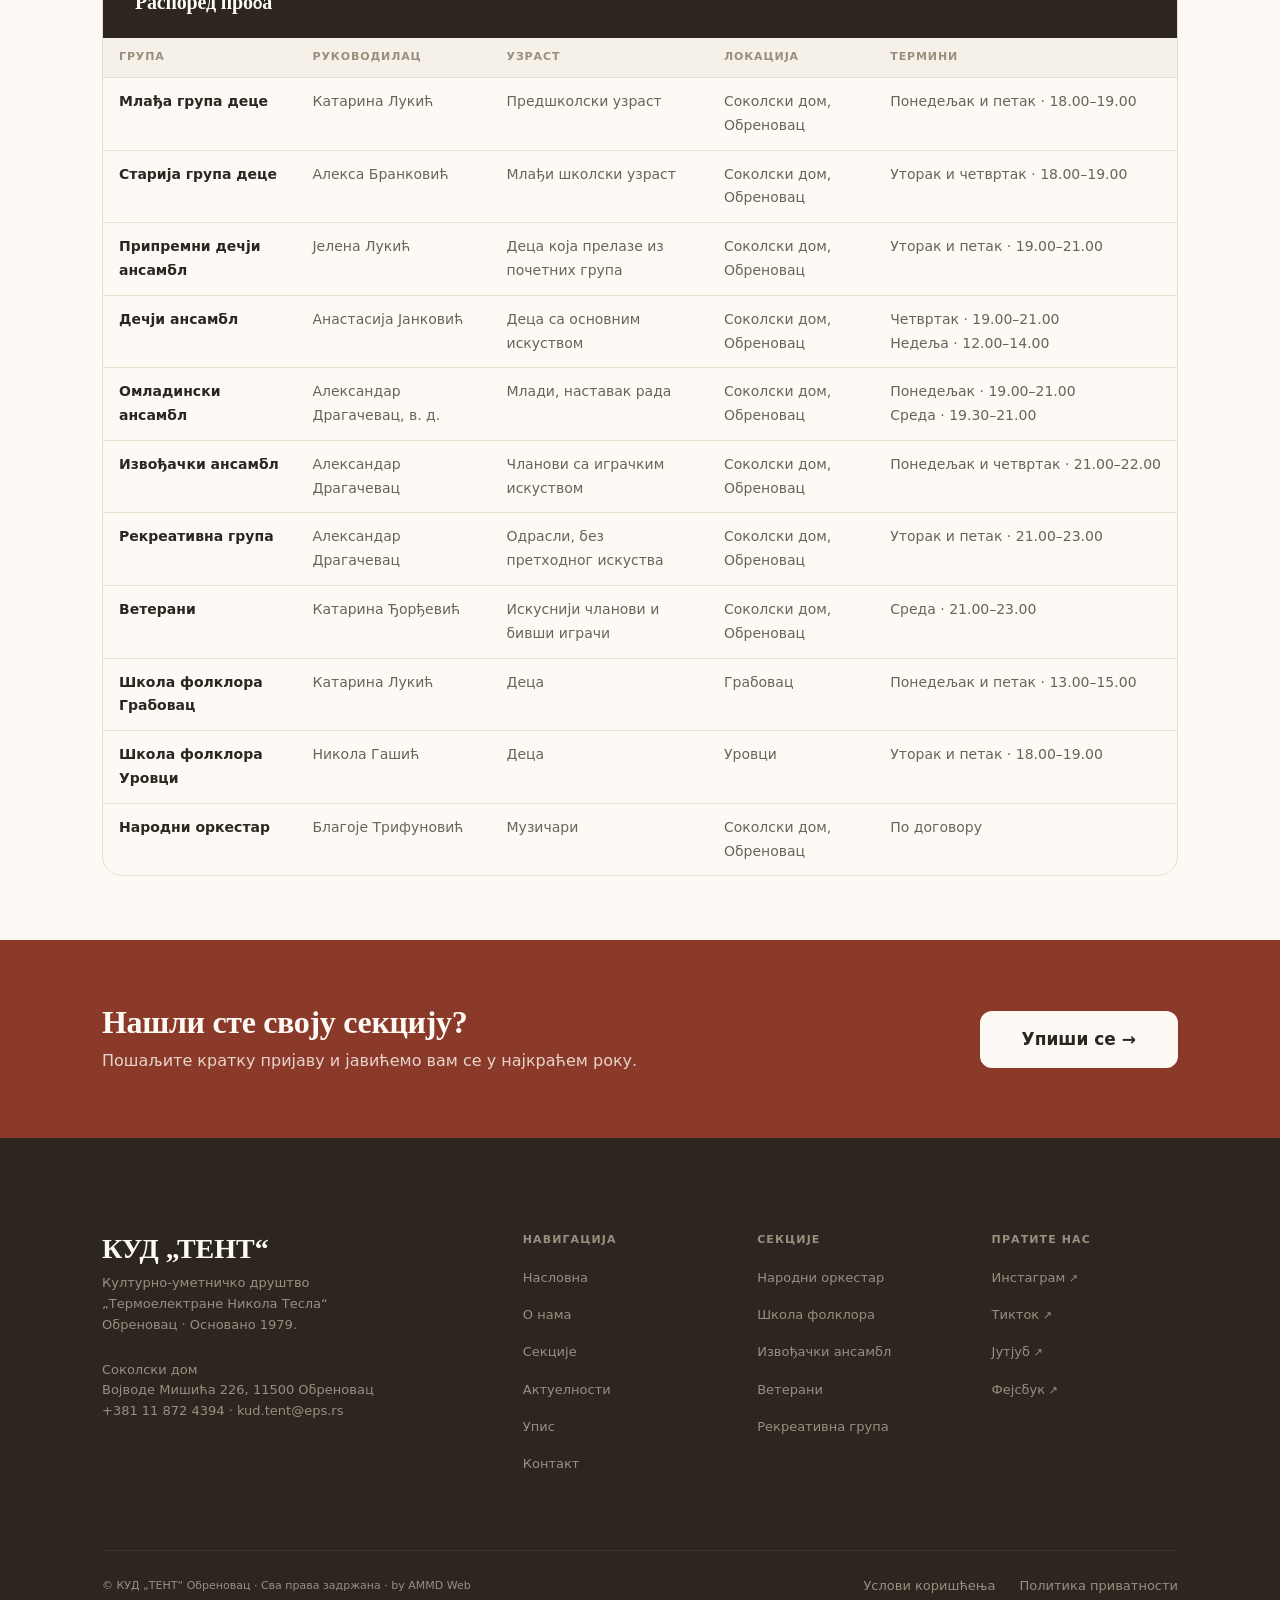
<file: sekcije.html>
<!DOCTYPE html>
<html lang="sr">
<head>
<meta charset="UTF-8">
<meta name="viewport" content="width=device-width, initial-scale=1.0">
<title>Секције — КУД „ТЕНТ“ Обреновац</title>
<meta name="description" content="Пет секција КУД ТЕНТ: Народни оркестар, Школа фолклора, Извођачки ансамбл, Ветерани и Рекреативна група.">
<link rel="stylesheet" href="style.css">
<style>
.sekcije-hero-pills {
  background: var(--charcoal);
  border-top: 1px solid var(--charcoal-mid);
  padding: var(--sp-4) 0;
}
.sekcije-hero-pills .container {
  display: flex;
  align-items: center;
  gap: var(--sp-3);
  flex-wrap: wrap;
}
.sekcije-hero-pills .label {
  font-size: var(--text-xs);
  font-weight: 700;
  letter-spacing: .1em;
  text-transform: uppercase;
  color: var(--stone-light);
  white-space: nowrap;
  font-family: var(--font-sans);
}
</style>
</head>
<body>

<header class="site-header">
  <div class="site-header__inner">
    <a href="index.html" class="site-logo">
      <span class="site-logo__kud">КУД</span>
      <span class="site-logo__name">„ТЕНТ“</span>
      <span class="site-logo__sub">Обреновац · од 1979.</span>
    </a>
    <button class="nav-toggle" aria-label="Отвори мени" onclick="this.closest('header').querySelector('.site-nav').classList.toggle('open')">☰</button>
    <nav aria-label="Главна навигација">
      <ul class="site-nav">
        <li><a href="index.html">Насловна</a></li>
        <li><a href="o-nama.html">О нама</a></li>
        <li><a href="sekcije.html" class="active">Секције</a></li>
        <li><a href="aktuelnosti.html">Актуелности</a></li>
        <li><a href="upis.html">Упис</a></li>
        <li><a href="kontakt.html">Контакт</a></li>
        <li class="nav-cta"><a href="upis.html">Упиши се →</a></li>
      </ul>
    </nav>
  </div>
</header>

<main>

  <!-- PAGE HERO -->
  <div class="page-hero">
    <div class="container">
      <span class="t-label">КУД „ТЕНТ“ Обреновац</span>
      <h1 class="t-h1" style="color:var(--warm-white);margin-top:var(--sp-2);">КУД „ТЕНТ“<br>обједињује пет секција</h1>
      <p class="t-lead" style="color:var(--stone-light);margin-top:var(--sp-2);">Кликните на назив секције да прочитате детаљнији опис.</p>
    </div>
  </div>

  <!-- ANCHOR PILLS -->
  <div class="sekcije-hero-pills">
    <div class="container">
      <span class="label">Брзи линкови →</span>
      <div class="pills">
        <a href="#narodni-orkestar" class="pill">01 · Народни оркестар</a>
        <a href="#skola-folklora" class="pill">02 · Школа фолклора</a>
        <a href="#izvodjacki-ansambl" class="pill">03 · Извођачки ансамбл</a>
        <a href="#veterani" class="pill">04 · Ветерани</a>
        <a href="#rekreativna-grupa" class="pill">05 · Рекреативна група</a>
        <a href="#raspored" class="pill">Распоред проба</a>
      </div>
    </div>
  </div>

  <!-- SEKCIJE -->
  <section class="section bg-cream">
    <div class="container" style="display:flex;flex-direction:column;gap:var(--sp-4);">

      <!-- 1 -->
      <div class="sekcija-blok" id="narodni-orkestar">
        <div class="sekcija-blok__inner">
          <div class="sekcija-blok__img">[ Фото — оркестар на проби или наступу · 640×420 px ]</div>
          <div class="sekcija-blok__content">
            <div class="sekcija-blok__num">Секција 01</div>
            <h3 class="t-h3">Народни оркестар</h3>
            <ul class="grupe-list">
                <li><span class="grupe-list__name">Народни оркестар</span><span class="grupe-list__info">По договору</span><span class="grupe-list__meta">Благоје Трифуновић · Соколски дом, Обреновац</span></li>
            </ul>
            <p>Народни оркестар је музичка основа сценског наступа КУД-а. Кроз живу музику прати играчке ансамбле, подржава сценску атмосферу и доприноси аутентичности програма.</p>
            <p>Народни оркестар има важну улогу у очувању музичке традиције и сценском представљању КУД-а. Сарадња између играча, руководилаца и оркестра од великог је значаја за квалитет наступа.</p>
            <div class="sekcija-blok__actions">
              <a href="upis.html" class="btn btn--primary btn--sm">Пријави се</a>
              <a href="kontakt.html" class="btn btn--ghost btn--sm">Контакт</a>
            </div>
          </div>
        </div>
      </div>

      <!-- 2 -->
      <div class="sekcija-blok" id="skola-folklora">
        <div class="sekcija-blok__inner">
          <div class="sekcija-blok__img">[ Фото — деца у ношњи или на проби · 640×420 px ]</div>
          <div class="sekcija-blok__content">
            <div class="sekcija-blok__num">Секција 02</div>
            <h3 class="t-h3">Школа фолклора</h3>
            <ul class="grupe-list">
                <li><span class="grupe-list__name">Млађа група деце</span><span class="grupe-list__info">Понедељак и петак · 18.00–19.00</span><span class="grupe-list__meta">Катарина Лукић · Соколски дом, Обреновац</span></li>
                <li><span class="grupe-list__name">Старија група деце</span><span class="grupe-list__info">Уторак и четвртак · 18.00–19.00</span><span class="grupe-list__meta">Алекса Бранковић · Соколски дом, Обреновац</span></li>
                <li><span class="grupe-list__name">Припремни дечји ансамбл</span><span class="grupe-list__info">Уторак и петак · 19.00–21.00</span><span class="grupe-list__meta">Јелена Лукић · Соколски дом, Обреновац</span></li>
                <li><span class="grupe-list__name">Дечји ансамбл</span><span class="grupe-list__info">Четвртак · 19.00–21.00<br>Недеља · 12.00–14.00</span><span class="grupe-list__meta">Анастасија Јанковић · Соколски дом, Обреновац</span></li>
                <li><span class="grupe-list__name">Школа фолклора Грабовац</span><span class="grupe-list__info">Понедељак и петак · 13.00–15.00</span><span class="grupe-list__meta">Катарина Лукић · Грабовац</span></li>
                <li><span class="grupe-list__name">Школа фолклора Уровци</span><span class="grupe-list__info">Уторак и петак · 18.00–19.00</span><span class="grupe-list__meta">Никола Гашић · Уровци</span></li>
            </ul>
            <p>Школа фолклора је основа рада КУД-а и први корак деце у свет народне игре, ритма, сценског понашања и рада у групи.</p>
            <p>Кроз пробе деца уче основне кораке, држање, координацију, однос према музици и наступу, али и важне вредности — дисциплину, поштовање, стрпљење и припадност групи.</p>
            <div class="sekcija-blok__actions">
              <a href="upis.html" class="btn btn--primary btn--sm">Упиши дете</a>
              <a href="kontakt.html" class="btn btn--ghost btn--sm">Контакт</a>
            </div>
          </div>
        </div>
      </div>

      <!-- 3 -->
      <div class="sekcija-blok" id="izvodjacki-ansambl">
        <div class="sekcija-blok__inner">
          <div class="sekcija-blok__img">[ Фото — ансамбл на сцени · 640×420 px ]</div>
          <div class="sekcija-blok__content">
            <div class="sekcija-blok__num">Секција 03</div>
            <h3 class="t-h3">Извођачки ансамбл</h3>
            <ul class="grupe-list">
                <li><span class="grupe-list__name">Омладински ансамбл</span><span class="grupe-list__info">Понедељак · 19.00–21.00<br>Среда · 19.30–21.00</span><span class="grupe-list__meta">Александар Драгачевац, в. д. · Соколски дом, Обреновац</span></li>
                <li><span class="grupe-list__name">Извођачки ансамбл</span><span class="grupe-list__info">Понедељак и четвртак · 21.00–22.00</span><span class="grupe-list__meta">Александар Драгачевац · Соколски дом, Обреновац</span></li>
            </ul>
            <p>Извођачки ансамбл представља носећи сценски сегмент КУД-а. Окупља чланове спремне за сложенији сценски израз, захтевније кореографије и озбиљнију одговорност.</p>
            <p>Чланови ансамбла представљају КУД на концертима, фестивалима, манифестацијама и гостовањима у земљи и иностранству.</p>
            <div class="sekcija-blok__actions">
              <a href="upis.html" class="btn btn--primary btn--sm">Прикључи се</a>
              <a href="kontakt.html" class="btn btn--ghost btn--sm">Контакт</a>
            </div>
          </div>
        </div>
      </div>

      <!-- 4 -->
      <div class="sekcija-blok" id="veterani">
        <div class="sekcija-blok__inner">
          <div class="sekcija-blok__img">[ Фото — ветерани, дружење или наступ · 640×420 px ]</div>
          <div class="sekcija-blok__content">
            <div class="sekcija-blok__num">Секција 04</div>
            <h3 class="t-h3">Ветерани</h3>
            <ul class="grupe-list">
                <li><span class="grupe-list__name">Ветерани</span><span class="grupe-list__info">Среда · 21.00–23.00</span><span class="grupe-list__meta">Катарина Ђорђевић · Соколски дом, Обреновац</span></li>
            </ul>
            <p>Ветерани чувају континуитет, искуство и дух друштва. Ова секција повезује генерације и показује да фолклор није ограничен само на млађе узрасте.</p>
            <p>Ветерани показују да се љубав према традицији може неговати кроз сценски рад, рекреацију, дружење и очување веза међу члановима кроз деценије.</p>
            <div class="sekcija-blok__actions">
              <a href="upis.html" class="btn btn--primary btn--sm">Прикључи се</a>
              <a href="kontakt.html" class="btn btn--ghost btn--sm">Контакт</a>
            </div>
          </div>
        </div>
      </div>

      <!-- 5 -->
      <div class="sekcija-blok" id="rekreativna-grupa">
        <div class="sekcija-blok__inner">
          <div class="sekcija-blok__img">[ Фото — рекреација или одрасли на проби · 640×420 px ]</div>
          <div class="sekcija-blok__content">
            <div class="sekcija-blok__num">Секција 05</div>
            <h3 class="t-h3">Рекреативна група</h3>
            <ul class="grupe-list">
                <li><span class="grupe-list__name">Рекреативна група</span><span class="grupe-list__info">Уторак и петак · 21.00–23.00</span><span class="grupe-list__meta">Александар Драгачевац · Соколски дом, Обреновац</span></li>
            </ul>
            <p>Рекреативна група је намењена члановима који желе да се баве фолклором кроз дружење, рекреацију, учење игара и активан однос према традицији.</p>
            <p>Приступачна одраслима без претходног знања — довољна је жеља да се проба и упозна фолклор. Идеално за оне који нису играли раније, а желе да буду активни.</p>
            <div class="sekcija-blok__actions">
              <a href="upis.html" class="btn btn--primary btn--sm">Прикључи се</a>
              <a href="kontakt.html" class="btn btn--ghost btn--sm">Контакт</a>
            </div>
          </div>
        </div>
      </div>

    </div>
  </section>

  <!-- RASPORED -->
  <section class="section--sm bg-warm-white" id="raspored" style="scroll-margin-top:90px;">
    <div class="container">
      <div class="section-header">
        <span class="t-label">Распоред</span>
        <div class="ornament--rust"></div>
        <h2 class="t-h2">Групе, руководиоци и термини проба</h2>
      </div>
          <div class="table-card raspored">
            <div class="table-card__head"><h3>Распоред проба</h3></div>
            <table class="upis-table raspored-table">
              <thead><tr><th>Група</th><th>Руководилац</th><th>Узраст</th><th>Локација</th><th>Термини</th></tr></thead>
              <tbody>
                <tr><td data-label="Група">Млађа група деце</td><td data-label="Руководилац">Катарина Лукић</td><td data-label="Узраст">Предшколски узраст</td><td data-label="Локација">Соколски дом, Обреновац</td><td data-label="Термини">Понедељак и петак · 18.00–19.00</td></tr>
                <tr><td data-label="Група">Старија група деце</td><td data-label="Руководилац">Алекса Бранковић</td><td data-label="Узраст">Млађи школски узраст</td><td data-label="Локација">Соколски дом, Обреновац</td><td data-label="Термини">Уторак и четвртак · 18.00–19.00</td></tr>
                <tr><td data-label="Група">Припремни дечји ансамбл</td><td data-label="Руководилац">Јелена Лукић</td><td data-label="Узраст">Деца која прелазе из почетних група</td><td data-label="Локација">Соколски дом, Обреновац</td><td data-label="Термини">Уторак и петак · 19.00–21.00</td></tr>
                <tr><td data-label="Група">Дечји ансамбл</td><td data-label="Руководилац">Анастасија Јанковић</td><td data-label="Узраст">Деца са основним искуством</td><td data-label="Локација">Соколски дом, Обреновац</td><td data-label="Термини">Четвртак · 19.00–21.00<br>Недеља · 12.00–14.00</td></tr>
                <tr><td data-label="Група">Омладински ансамбл</td><td data-label="Руководилац">Александар Драгачевац, в. д.</td><td data-label="Узраст">Млади, наставак рада</td><td data-label="Локација">Соколски дом, Обреновац</td><td data-label="Термини">Понедељак · 19.00–21.00<br>Среда · 19.30–21.00</td></tr>
                <tr><td data-label="Група">Извођачки ансамбл</td><td data-label="Руководилац">Александар Драгачевац</td><td data-label="Узраст">Чланови са играчким искуством</td><td data-label="Локација">Соколски дом, Обреновац</td><td data-label="Термини">Понедељак и четвртак · 21.00–22.00</td></tr>
                <tr><td data-label="Група">Рекреативна група</td><td data-label="Руководилац">Александар Драгачевац</td><td data-label="Узраст">Одрасли, без претходног искуства</td><td data-label="Локација">Соколски дом, Обреновац</td><td data-label="Термини">Уторак и петак · 21.00–23.00</td></tr>
                <tr><td data-label="Група">Ветерани</td><td data-label="Руководилац">Катарина Ђорђевић</td><td data-label="Узраст">Искуснији чланови и бивши играчи</td><td data-label="Локација">Соколски дом, Обреновац</td><td data-label="Термини">Среда · 21.00–23.00</td></tr>
                <tr><td data-label="Група">Школа фолклора Грабовац</td><td data-label="Руководилац">Катарина Лукић</td><td data-label="Узраст">Деца</td><td data-label="Локација">Грабовац</td><td data-label="Термини">Понедељак и петак · 13.00–15.00</td></tr>
                <tr><td data-label="Група">Школа фолклора Уровци</td><td data-label="Руководилац">Никола Гашић</td><td data-label="Узраст">Деца</td><td data-label="Локација">Уровци</td><td data-label="Термини">Уторак и петак · 18.00–19.00</td></tr>
                <tr><td data-label="Група">Народни оркестар</td><td data-label="Руководилац">Благоје Трифуновић</td><td data-label="Узраст">Музичари</td><td data-label="Локација">Соколски дом, Обреновац</td><td data-label="Термини">По договору</td></tr>
              </tbody>
            </table>
          </div>
    </div>
  </section>

  <!-- CTA -->
  <div class="cta-strip">
    <div class="container">
      <div class="cta-strip__inner">
        <div>
          <h2>Нашли сте своју секцију?</h2>
          <p>Пошаљите кратку пријаву и јавићемо вам се у најкраћем року.</p>
        </div>
        <a href="upis.html" class="btn btn--white btn--lg">Упиши се →</a>
      </div>
    </div>
  </div>

</main>

<footer class="site-footer">
  <div class="container">
    <div class="site-footer__top">
      <div class="site-footer__brand">
        <div class="name">КУД „ТЕНТ“</div>
        <p class="tagline">Културно-уметничко друштво<br>„Термоелектране Никола Тесла“<br>Обреновац · Основано 1979.</p>
        <p class="tagline">Соколски дом<br>Војводе Мишића 226, 11500 Обреновац<br><a href="tel:+381118724394">+381 11 872 4394</a> · <a href="mailto:kud.tent@eps.rs">kud.tent@eps.rs</a></p>
      </div>
      <div>
        <h5>Навигација</h5>
        <ul>
          <li><a href="index.html">Насловна</a></li>
          <li><a href="o-nama.html">О нама</a></li>
          <li><a href="sekcije.html">Секције</a></li>
          <li><a href="aktuelnosti.html">Актуелности</a></li>
          <li><a href="upis.html">Упис</a></li>
          <li><a href="kontakt.html">Контакт</a></li>
        </ul>
      </div>
      <div>
        <h5>Секције</h5>
        <ul>
          <li><a href="sekcije.html#narodni-orkestar">Народни оркестар</a></li>
          <li><a href="sekcije.html#skola-folklora">Школа фолклора</a></li>
          <li><a href="sekcije.html#izvodjacki-ansambl">Извођачки ансамбл</a></li>
          <li><a href="sekcije.html#veterani">Ветерани</a></li>
          <li><a href="sekcije.html#rekreativna-grupa">Рекреативна група</a></li>
        </ul>
      </div>
      <div>
        <h5>Пратите нас</h5>
        <ul class="footer-social-list">
          <li><a href="https://www.instagram.com/kudtent/" target="_blank" rel="noopener">Инстаграм</a></li>
          <li><a href="https://www.tiktok.com/@kudtent" target="_blank" rel="noopener">Тикток</a></li>
          <li><a href="https://www.youtube.com/@KUDTENT79" target="_blank" rel="noopener">Јутјуб</a></li>
          <li><a href="https://www.facebook.com/kudtent/?locale=sr_RS" target="_blank" rel="noopener">Фејсбук</a></li>
        </ul>
      </div>
    </div>
    <div class="site-footer__bottom">
      <span>© КУД „ТЕНТ“ Обреновац · Сва права задржана · <span class="site-footer__credit">by AMMD Web</span></span>
      <div style="display:flex;gap:var(--sp-3);"><a href="uslovi.html">Услови коришћења</a><a href="privatnost.html">Политика приватности</a></div>
    </div>
  </div>
</footer>
<div class="cookie-banner" id="cookieBanner">
  <span>Овај сајт користи колачиће. <a href="privatnost.html">Политика приватности</a>.</span>
  <button class="btn btn--ghost btn--sm" onclick="document.getElementById('cookieBanner').classList.add('hidden');localStorage.setItem('cookies_ok','1')">Прихватам</button>
</div>
<script>if(localStorage.getItem('cookies_ok'))document.getElementById('cookieBanner').classList.add('hidden');</script>
</body>
</html>
</file>
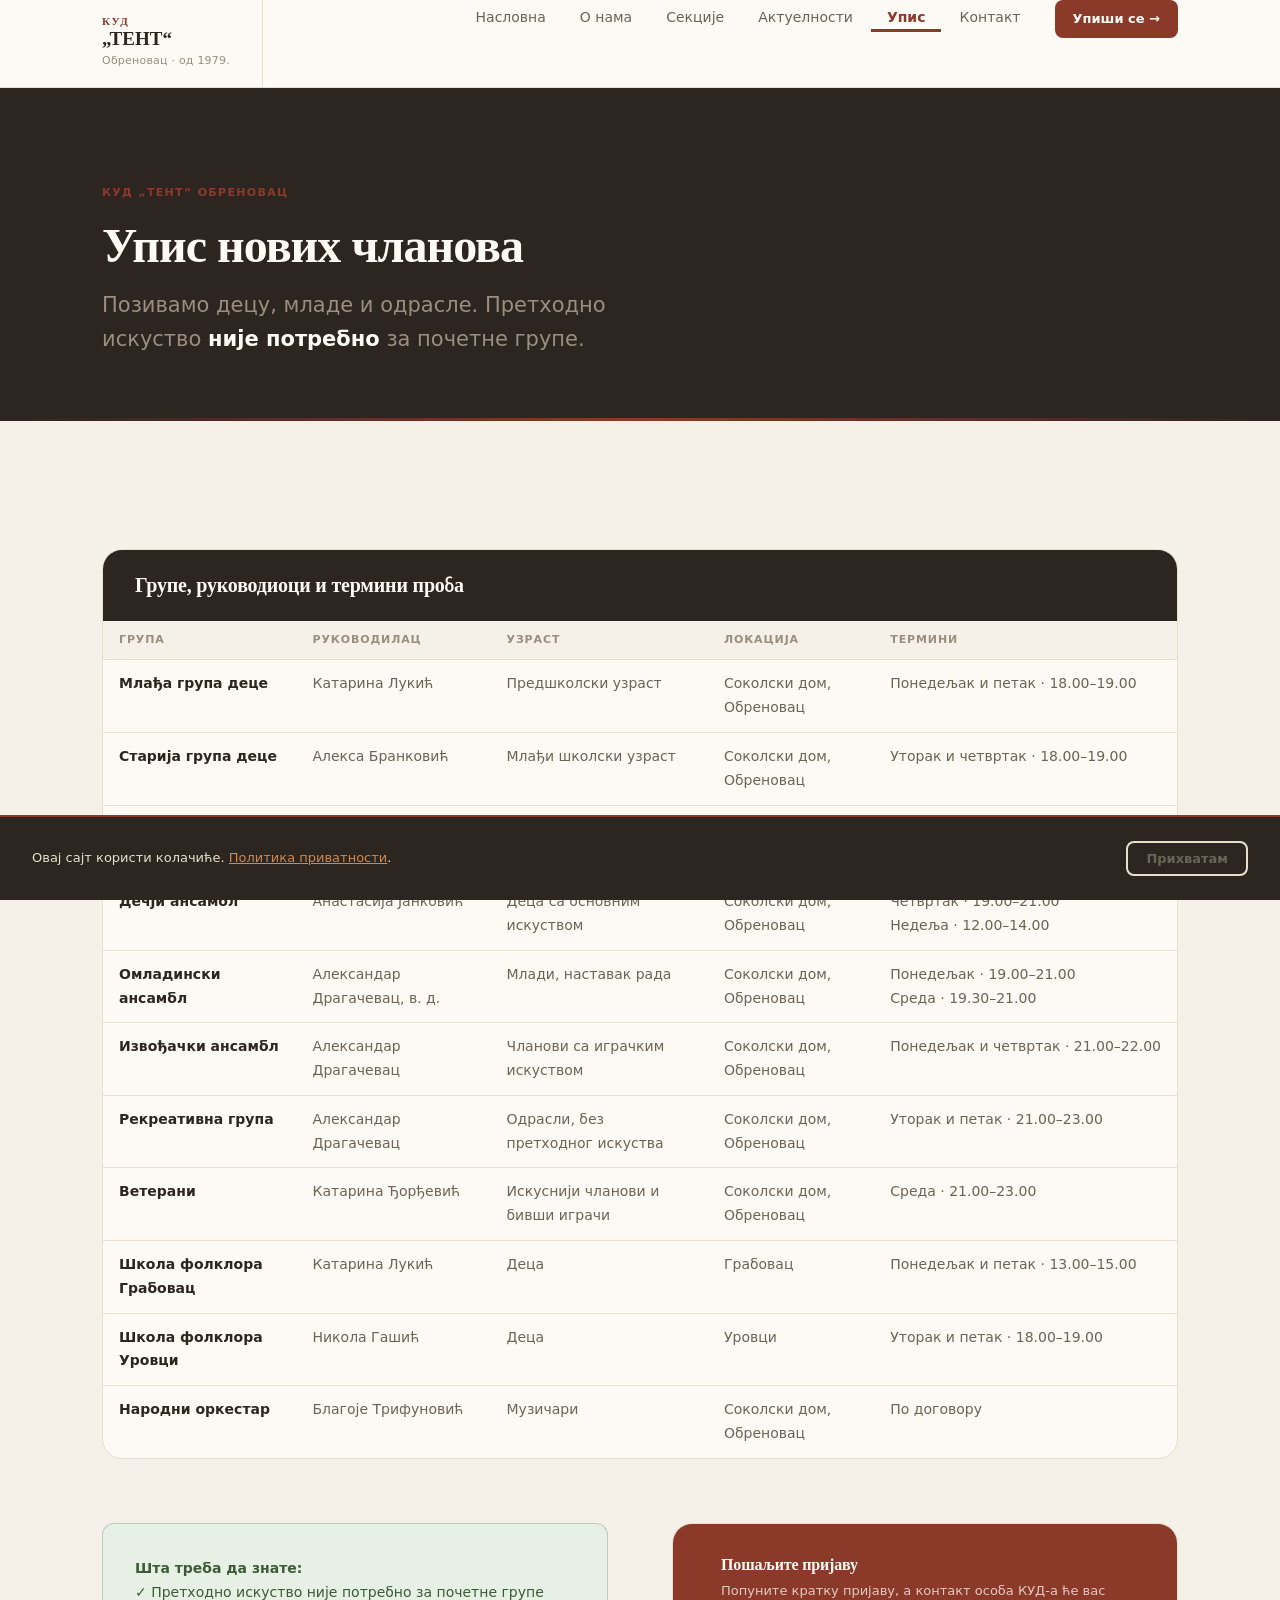
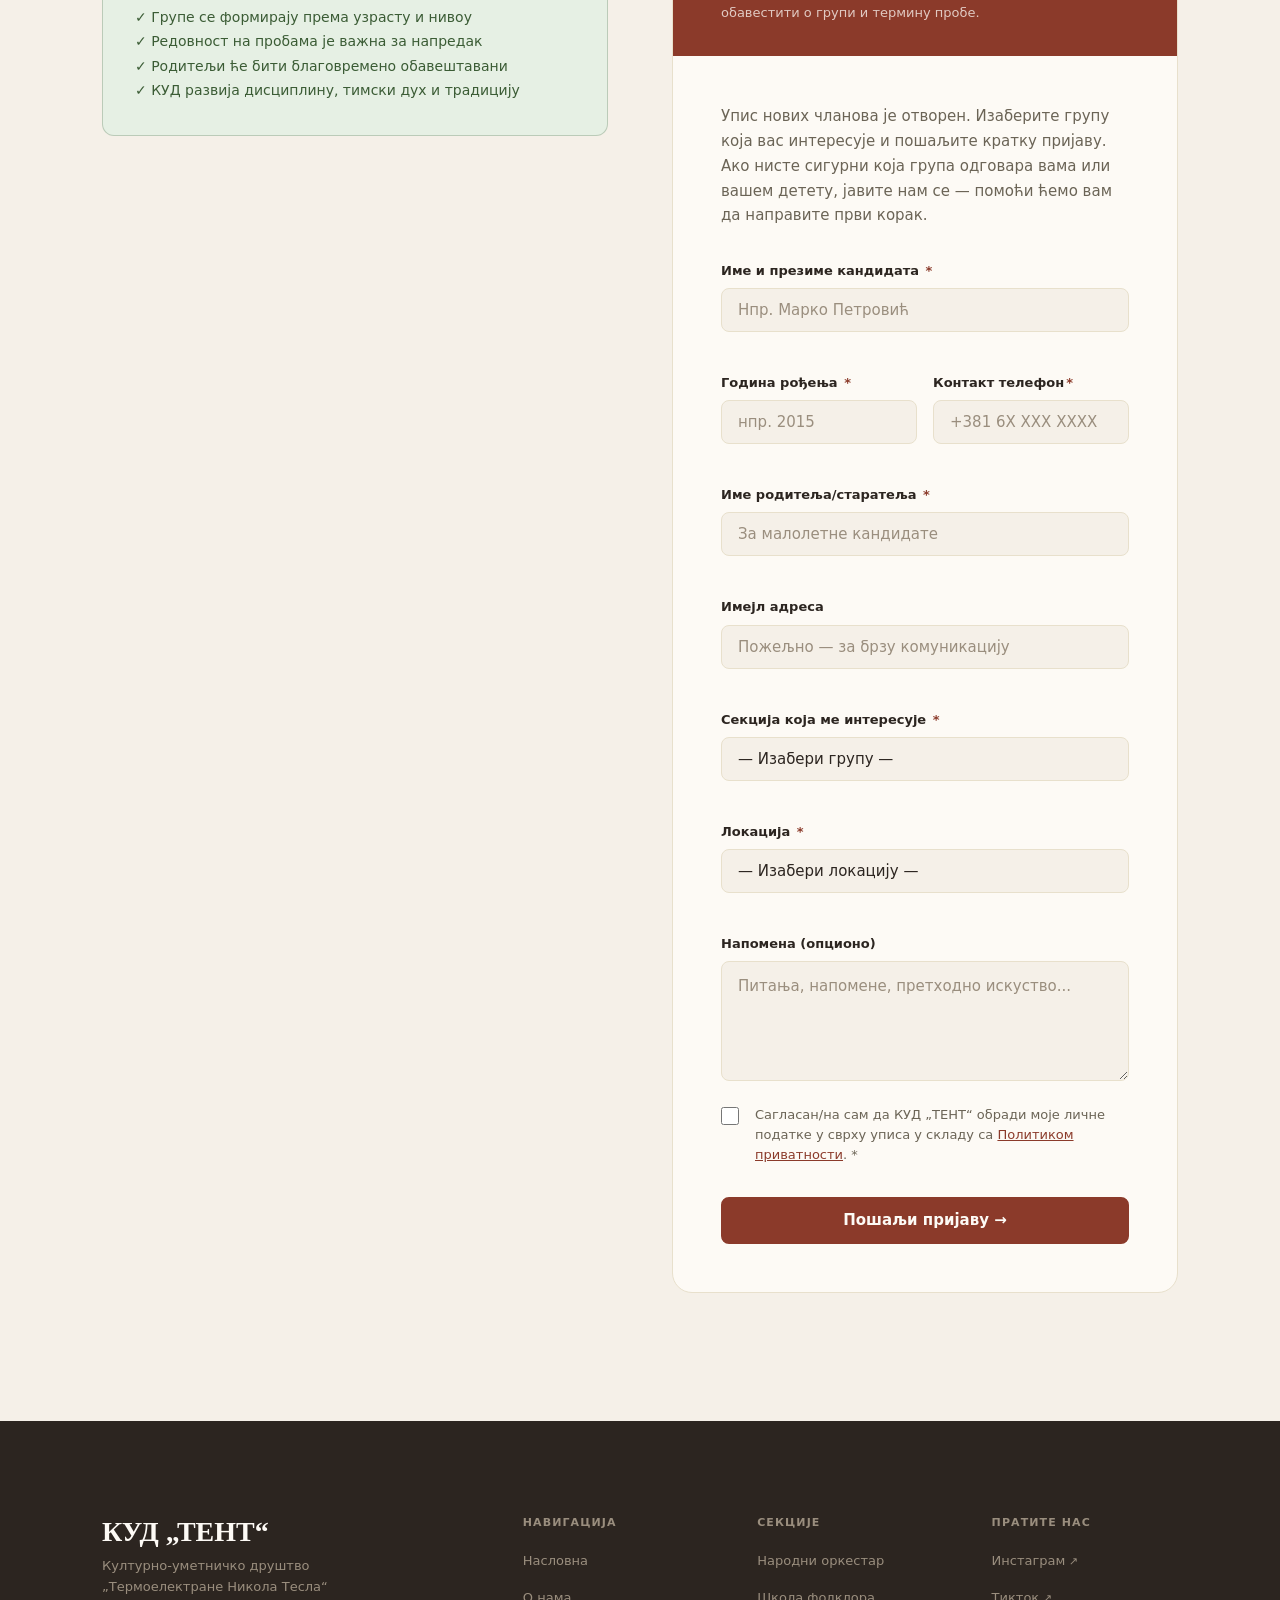
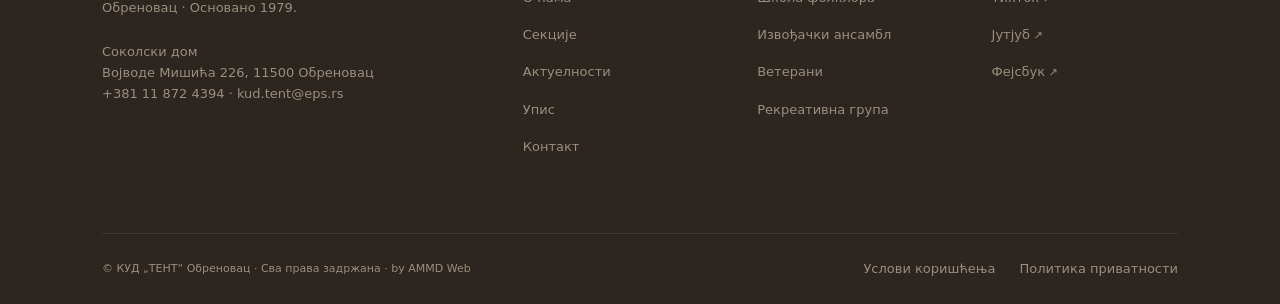
<file: upis.html>
<!DOCTYPE html>
<html lang="sr">
<head>
<meta charset="UTF-8">
<meta name="viewport" content="width=device-width, initial-scale=1.0">
<title>Упис — КУД „ТЕНТ“ Обреновац</title>
<meta name="description" content="Упис нових чланова у КУД ТЕНТ. Секције за децу, омладину и одрасле. Пошаљите пријаву онлајн.">
<link rel="stylesheet" href="style.css">
</head>
<body>

<header class="site-header">
  <div class="site-header__inner">
    <a href="index.html" class="site-logo">
      <span class="site-logo__kud">КУД</span>
      <span class="site-logo__name">„ТЕНТ“</span>
      <span class="site-logo__sub">Обреновац · од 1979.</span>
    </a>
    <button class="nav-toggle" aria-label="Отвори мени" onclick="this.closest('header').querySelector('.site-nav').classList.toggle('open')">☰</button>
    <nav aria-label="Главна навигација">
      <ul class="site-nav">
        <li><a href="index.html">Насловна</a></li>
        <li><a href="o-nama.html">О нама</a></li>
        <li><a href="sekcije.html">Секције</a></li>
        <li><a href="aktuelnosti.html">Актуелности</a></li>
        <li><a href="upis.html" class="active">Упис</a></li>
        <li><a href="kontakt.html">Контакт</a></li>
        <li class="nav-cta"><a href="upis.html">Упиши се →</a></li>
      </ul>
    </nav>
  </div>
</header>

<main>

  <!-- PAGE HERO -->
  <div class="page-hero">
    <div class="container">
      <span class="t-label">КУД „ТЕНТ“ Обреновац</span>
      <h1 class="t-h1" style="color:var(--warm-white);margin-top:var(--sp-2);">Упис нових чланова</h1>
      <p class="t-lead" style="color:var(--stone-light);margin-top:var(--sp-2);max-width:520px;">Позивамо децу, младе и одрасле. Претходно искуство <strong style="color:var(--warm-white);">није потребно</strong> за почетне групе.</p>
    </div>
  </div>

  <!-- MAIN CONTENT -->
  <section class="section bg-cream">
    <div class="container">
      <div id="raspored" style="margin-bottom:var(--sp-6);">
          <div class="table-card raspored">
            <div class="table-card__head"><h3>Групе, руководиоци и термини проба</h3></div>
            <table class="upis-table raspored-table">
              <thead><tr><th>Група</th><th>Руководилац</th><th>Узраст</th><th>Локација</th><th>Термини</th></tr></thead>
              <tbody>
                <tr><td data-label="Група">Млађа група деце</td><td data-label="Руководилац">Катарина Лукић</td><td data-label="Узраст">Предшколски узраст</td><td data-label="Локација">Соколски дом, Обреновац</td><td data-label="Термини">Понедељак и петак · 18.00–19.00</td></tr>
                <tr><td data-label="Група">Старија група деце</td><td data-label="Руководилац">Алекса Бранковић</td><td data-label="Узраст">Млађи школски узраст</td><td data-label="Локација">Соколски дом, Обреновац</td><td data-label="Термини">Уторак и четвртак · 18.00–19.00</td></tr>
                <tr><td data-label="Група">Припремни дечји ансамбл</td><td data-label="Руководилац">Јелена Лукић</td><td data-label="Узраст">Деца која прелазе из почетних група</td><td data-label="Локација">Соколски дом, Обреновац</td><td data-label="Термини">Уторак и петак · 19.00–21.00</td></tr>
                <tr><td data-label="Група">Дечји ансамбл</td><td data-label="Руководилац">Анастасија Јанковић</td><td data-label="Узраст">Деца са основним искуством</td><td data-label="Локација">Соколски дом, Обреновац</td><td data-label="Термини">Четвртак · 19.00–21.00<br>Недеља · 12.00–14.00</td></tr>
                <tr><td data-label="Група">Омладински ансамбл</td><td data-label="Руководилац">Александар Драгачевац, в. д.</td><td data-label="Узраст">Млади, наставак рада</td><td data-label="Локација">Соколски дом, Обреновац</td><td data-label="Термини">Понедељак · 19.00–21.00<br>Среда · 19.30–21.00</td></tr>
                <tr><td data-label="Група">Извођачки ансамбл</td><td data-label="Руководилац">Александар Драгачевац</td><td data-label="Узраст">Чланови са играчким искуством</td><td data-label="Локација">Соколски дом, Обреновац</td><td data-label="Термини">Понедељак и четвртак · 21.00–22.00</td></tr>
                <tr><td data-label="Група">Рекреативна група</td><td data-label="Руководилац">Александар Драгачевац</td><td data-label="Узраст">Одрасли, без претходног искуства</td><td data-label="Локација">Соколски дом, Обреновац</td><td data-label="Термини">Уторак и петак · 21.00–23.00</td></tr>
                <tr><td data-label="Група">Ветерани</td><td data-label="Руководилац">Катарина Ђорђевић</td><td data-label="Узраст">Искуснији чланови и бивши играчи</td><td data-label="Локација">Соколски дом, Обреновац</td><td data-label="Термини">Среда · 21.00–23.00</td></tr>
                <tr><td data-label="Група">Школа фолклора Грабовац</td><td data-label="Руководилац">Катарина Лукић</td><td data-label="Узраст">Деца</td><td data-label="Локација">Грабовац</td><td data-label="Термини">Понедељак и петак · 13.00–15.00</td></tr>
                <tr><td data-label="Група">Школа фолклора Уровци</td><td data-label="Руководилац">Никола Гашић</td><td data-label="Узраст">Деца</td><td data-label="Локација">Уровци</td><td data-label="Термини">Уторак и петак · 18.00–19.00</td></tr>
                <tr><td data-label="Група">Народни оркестар</td><td data-label="Руководилац">Благоје Трифуновић</td><td data-label="Узраст">Музичари</td><td data-label="Локација">Соколски дом, Обреновац</td><td data-label="Термини">По договору</td></tr>
              </tbody>
            </table>
          </div>
      </div>

      <div class="grid-2" style="gap:var(--sp-6);align-items:start;">

        <!-- LEVO: info -->
        <div style="display:flex;flex-direction:column;gap:var(--sp-4);">

          <div class="info-box info-box--forest">
            <strong>Шта треба да знате:</strong><br>
            ✓ Претходно искуство није потребно за почетне групе<br>
            ✓ Групе се формирају према узрасту и нивоу<br>
            ✓ Редовност на пробама је важна за напредак<br>
            ✓ Родитељи ће бити благовремено обавештавани<br>
            ✓ КУД развија дисциплину, тимски дух и традицију
          </div>

        </div>

        <!-- DESNO: forma -->
        <div class="forma-wrap">
          <div class="forma-wrap__head">
            <h3>Пошаљите пријаву</h3>
            <p>Попуните кратку пријаву, а контакт особа КУД-а ће вас обавестити о групи и термину пробе.</p>
          </div>
          <div class="forma-wrap__body">
            <p class="form-intro">Упис нових чланова је отворен. Изаберите групу која вас интересује и пошаљите кратку пријаву. Ако нисте сигурни која група одговара вама или вашем детету, јавите нам се — помоћи ћемо вам да направите први корак.</p>
            <form action="https://api.web3forms.com/submit" method="POST">
              <input type="hidden" name="access_key" value="TVOJ-KLJUC-OVDE">
              <input type="hidden" name="subject" value="КУД ТЕНТ — Нова пријава за упис">
              <input type="hidden" name="redirect" value="https://kudtent.rs/upis.html?sent=1">
              <input type="checkbox" name="botcheck" style="display:none">

              <div class="form-row">
                <div class="form-group form-full">
                  <label class="form-label" for="kandidat">Име и презиме кандидата <span class="req">*</span></label>
                  <input class="form-input" type="text" id="kandidat" name="kandidat" placeholder="Нпр. Марко Петровић" required>
                </div>
                <div class="form-group">
                  <label class="form-label" for="godina">Година рођења <span class="req">*</span></label>
                  <input class="form-input" type="number" id="godina" name="godina" placeholder="нпр. 2015" min="1940" max="2025" required>
                </div>
                <div class="form-group">
                  <label class="form-label" for="telefon">Контакт телефон<span class="req">*</span></label>
                  <input class="form-input" type="tel" id="telefon" name="telefon" placeholder="+381 6X XXX XXXX" required>
                </div>
                <div class="form-group form-full">
                  <label class="form-label" for="roditelj">Име родитеља/старатеља <span class="req">*</span></label>
                  <input class="form-input" type="text" id="roditelj" name="roditelj" placeholder="За малолетне кандидате" required>
                </div>
                <div class="form-group form-full">
                  <label class="form-label" for="email">Имејл адреса</label>
                  <input class="form-input" type="email" id="email" name="email" placeholder="Пожељно — за брзу комуникацију">
                </div>
                <div class="form-group form-full">
                  <label class="form-label" for="sekcija">Секција која ме интересује <span class="req">*</span></label>
                  <select class="form-select" id="sekcija" name="sekcija" required>
                    <option value="">— Изабери групу —</option>
                    <option>Млађа група деце</option>
                    <option>Старија група деце</option>
                    <option>Припремни дечји ансамбл</option>
                    <option>Дечји ансамбл</option>
                    <option>Омладински ансамбл</option>
                    <option>Извођачки ансамбл</option>
                    <option>Рекреативна група</option>
                    <option>Ветерани</option>
                    <option>Школа фолклора Грабовац</option>
                    <option>Школа фолклора Уровци</option>
                    <option>Народни оркестар</option>
                    <option>Нисам сигуран/на — потребан савет</option>
                  </select>
                </div>
                <div class="form-group form-full">
                  <label class="form-label" for="lokacija">Локација <span class="req">*</span></label>
                  <select class="form-select" id="lokacija" name="lokacija" required>
                    <option value="">— Изабери локацију —</option>
                    <option>Соколски дом, Обреновац</option>
                    <option>Уровци</option>
                    <option>Грабовац</option>
                  </select>
                </div>
                <div class="form-group form-full is-hidden" id="instrumentGroup">
                  <label class="form-label" for="instrument">На ком инструменту свирате? <span class="req">*</span></label>
                  <input class="form-input" type="text" id="instrument" name="instrument" placeholder="Нпр. хармоника, тамбура, фрула, виолина...">
                </div>
                <div class="form-group form-full">
                  <label class="form-label" for="napomena">Напомена (опционо)</label>
                  <textarea class="form-textarea" id="napomena" name="napomena" placeholder="Питања, напомене, претходно искуство..."></textarea>
                </div>
              </div>

              <div class="form-check">
                <input type="checkbox" id="saglasnost" name="saglasnost" value="da" required>
                <label for="saglasnost">Сагласан/на сам да КУД „ТЕНТ“ обради моје личне податке у сврху уписа у складу са <a href="privatnost.html">Политиком приватности</a>. <span class="req">*</span></label>
              </div>

              <button type="submit" class="btn btn--primary" style="width:100%;justify-content:center;">Пошаљи пријаву →</button>

              <div class="form-success" id="success">
                ✓ Хвала! Ваша пријава је успешно послата. Контакт особа КУД-а ће вас обавестити у најкраћем року.
              </div>
            </form>
          </div>
        </div>

      </div>
    </div>
  </section>

</main>

<footer class="site-footer">
  <div class="container">
    <div class="site-footer__top">
      <div class="site-footer__brand">
        <div class="name">КУД „ТЕНТ“</div>
        <p class="tagline">Културно-уметничко друштво<br>„Термоелектране Никола Тесла“<br>Обреновац · Основано 1979.</p>
        <p class="tagline">Соколски дом<br>Војводе Мишића 226, 11500 Обреновац<br><a href="tel:+381118724394">+381 11 872 4394</a> · <a href="mailto:kud.tent@eps.rs">kud.tent@eps.rs</a></p>
      </div>
      <div>
        <h5>Навигација</h5>
        <ul>
          <li><a href="index.html">Насловна</a></li>
          <li><a href="o-nama.html">О нама</a></li>
          <li><a href="sekcije.html">Секције</a></li>
          <li><a href="aktuelnosti.html">Актуелности</a></li>
          <li><a href="upis.html">Упис</a></li>
          <li><a href="kontakt.html">Контакт</a></li>
        </ul>
      </div>
      <div>
        <h5>Секције</h5>
        <ul>
          <li><a href="sekcije.html#narodni-orkestar">Народни оркестар</a></li>
          <li><a href="sekcije.html#skola-folklora">Школа фолклора</a></li>
          <li><a href="sekcije.html#izvodjacki-ansambl">Извођачки ансамбл</a></li>
          <li><a href="sekcije.html#veterani">Ветерани</a></li>
          <li><a href="sekcije.html#rekreativna-grupa">Рекреативна група</a></li>
        </ul>
      </div>
      <div>
        <h5>Пратите нас</h5>
        <ul class="footer-social-list">
          <li><a href="https://www.instagram.com/kudtent/" target="_blank" rel="noopener">Инстаграм</a></li>
          <li><a href="https://www.tiktok.com/@kudtent" target="_blank" rel="noopener">Тикток</a></li>
          <li><a href="https://www.youtube.com/@KUDTENT79" target="_blank" rel="noopener">Јутјуб</a></li>
          <li><a href="https://www.facebook.com/kudtent/?locale=sr_RS" target="_blank" rel="noopener">Фејсбук</a></li>
        </ul>
      </div>
    </div>
    <div class="site-footer__bottom">
      <span>© КУД „ТЕНТ“ Обреновац · Сва права задржана · <span class="site-footer__credit">by AMMD Web</span></span>
      <div style="display:flex;gap:var(--sp-3);"><a href="uslovi.html">Услови коришћења</a><a href="privatnost.html">Политика приватности</a></div>
    </div>
  </div>
</footer>
<div class="cookie-banner" id="cookieBanner">
  <span>Овај сајт користи колачиће. <a href="privatnost.html">Политика приватности</a>.</span>
  <button class="btn btn--ghost btn--sm" onclick="document.getElementById('cookieBanner').classList.add('hidden');localStorage.setItem('cookies_ok','1')">Прихватам</button>
</div>
<script>
  if(localStorage.getItem('cookies_ok'))document.getElementById('cookieBanner').classList.add('hidden');
  if(location.search.includes('sent=1'))document.getElementById('success').style.display='block';
  document.querySelectorAll('input[name="redirect"]').forEach(function(i){i.value=location.origin+location.pathname+'?sent=1';});
  (function(){var sel=document.getElementById('sekcija'),g=document.getElementById('instrumentGroup'),inp=document.getElementById('instrument');
    function upd(){var on=sel.value==='Народни оркестар';g.classList.toggle('is-hidden',!on);inp.required=on;if(!on)inp.value='';}
    sel.addEventListener('change',upd);upd();
    var loc=document.getElementById('lokacija');
    sel.addEventListener('change',function(){if(/Грабовац$/.test(sel.value))loc.value='Грабовац';else if(/Уровци$/.test(sel.value))loc.value='Уровци';});})();
</script>
</body>
</html>
</file>
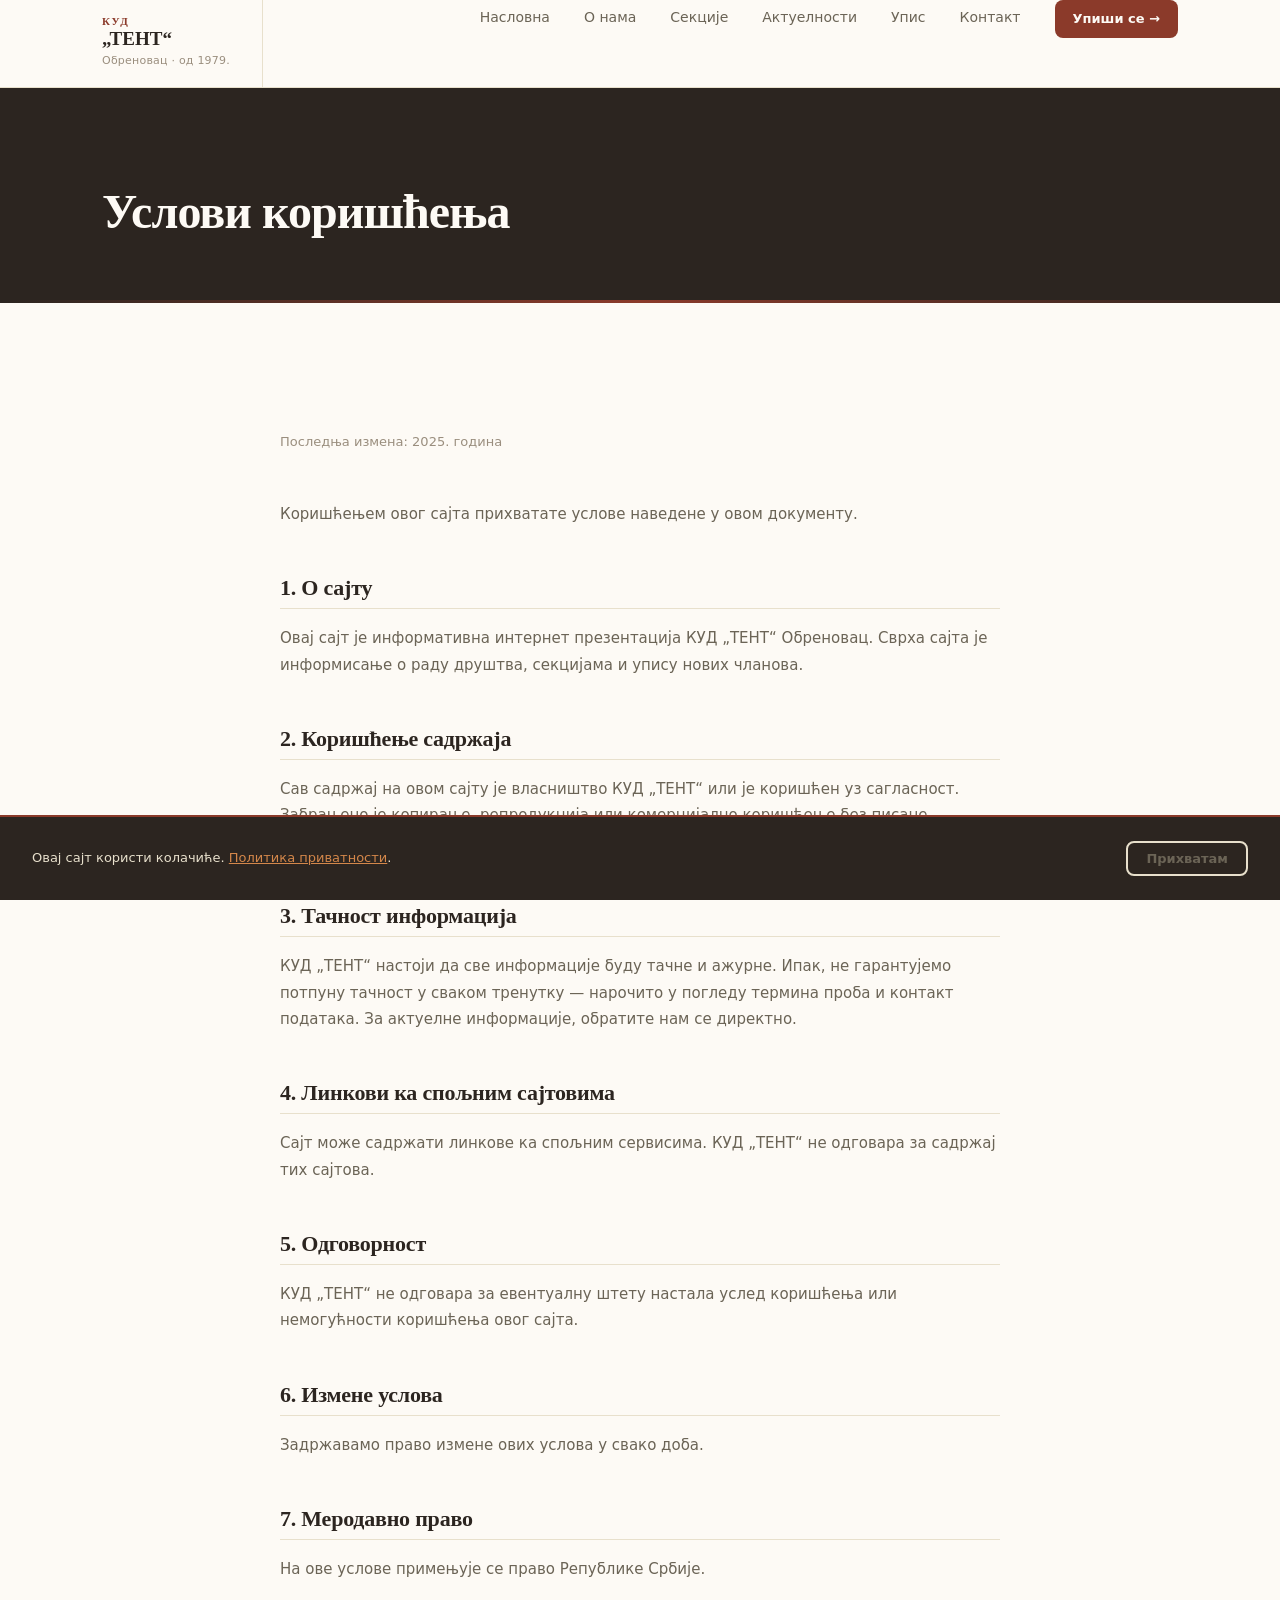
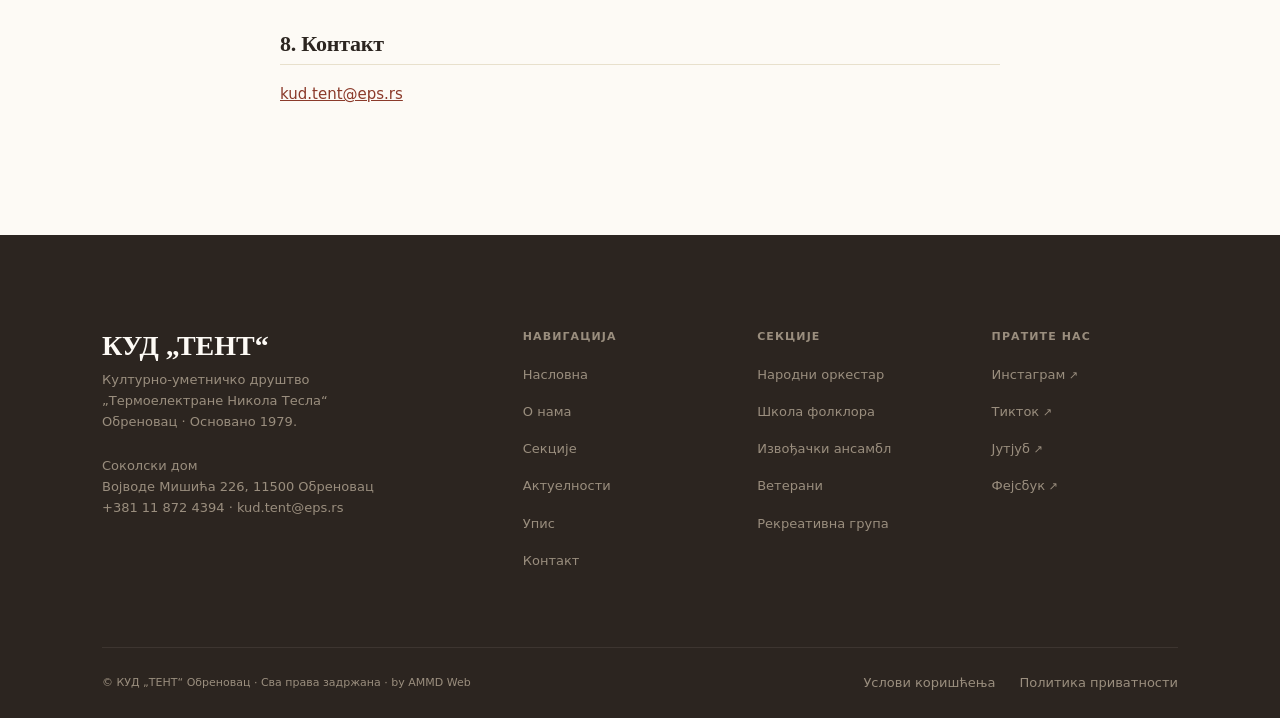
<file: uslovi.html>
<!DOCTYPE html>
<html lang="sr">
<head>
<meta charset="UTF-8">
<meta name="viewport" content="width=device-width, initial-scale=1.0">
<title>Услови коришћења — КУД „ТЕНТ“ Обреновац</title>
<link rel="stylesheet" href="style.css">
</head>
<body>
<header class="site-header">
  <div class="site-header__inner">
    <a href="index.html" class="site-logo">
      <span class="site-logo__kud">КУД</span>
      <span class="site-logo__name">„ТЕНТ“</span>
      <span class="site-logo__sub">Обреновац · од 1979.</span>
    </a>
    <button class="nav-toggle" aria-label="Отвори мени" onclick="this.closest('header').querySelector('.site-nav').classList.toggle('open')">☰</button>
    <nav aria-label="Главна навигација">
      <ul class="site-nav">
        <li><a href="index.html">Насловна</a></li>
        <li><a href="o-nama.html">О нама</a></li>
        <li><a href="sekcije.html">Секције</a></li>
        <li><a href="aktuelnosti.html">Актуелности</a></li>
        <li><a href="upis.html">Упис</a></li>
        <li><a href="kontakt.html">Контакт</a></li>
        <li class="nav-cta"><a href="upis.html">Упиши се →</a></li>
      </ul>
    </nav>
  </div>
</header>
<main>
  <div class="page-hero">
    <div class="container">
      <h1 class="t-h1" style="color:var(--warm-white);">Услови коришћења</h1>
    </div>
  </div>
  <section class="section bg-warm-white">
    <div class="container">
      <div class="legal-body">
        <span class="updated">Последња измена: 2025. година</span>
        <p>Коришћењем овог сајта прихватате услове наведене у овом документу.</p>
        <h2>1. О сајту</h2>
        <p>Овај сајт је информативна интернет презентација КУД „ТЕНТ“ Обреновац. Сврха сајта је информисање о раду друштва, секцијама и упису нових чланова.</p>
        <h2>2. Коришћење садржаја</h2>
        <p>Сав садржај на овом сајту је власништво КУД „ТЕНТ“ или је коришћен уз сагласност. Забрањено је копирање, репродукција или комерцијално коришћење без писане сагласности.</p>
        <h2>3. Тачност информација</h2>
        <p>КУД „ТЕНТ“ настоји да све информације буду тачне и ажурне. Ипак, не гарантујемо потпуну тачност у сваком тренутку — нарочито у погледу термина проба и контакт података. За актуелне информације, обратите нам се директно.</p>
        <h2>4. Линкови ка спољним сајтовима</h2>
        <p>Сајт може садржати линкове ка спољним сервисима. КУД „ТЕНТ“ не одговара за садржај тих сајтова.</p>
        <h2>5. Одговорност</h2>
        <p>КУД „ТЕНТ“ не одговара за евентуалну штету настала услед коришћења или немогућности коришћења овог сајта.</p>
        <h2>6. Измене услова</h2>
        <p>Задржавамо право измене ових услова у свако доба.</p>
        <h2>7. Меродавно право</h2>
        <p>На ове услове примењује се право Републике Србије.</p>
        <h2>8. Контакт</h2>
        <p><a href="mailto:kud.tent@eps.rs">kud.tent@eps.rs</a></p>
      </div>
    </div>
  </section>
</main>
<footer class="site-footer">
  <div class="container">
    <div class="site-footer__top">
      <div class="site-footer__brand">
        <div class="name">КУД „ТЕНТ“</div>
        <p class="tagline">Културно-уметничко друштво<br>„Термоелектране Никола Тесла“<br>Обреновац · Основано 1979.</p>
        <p class="tagline">Соколски дом<br>Војводе Мишића 226, 11500 Обреновац<br><a href="tel:+381118724394">+381 11 872 4394</a> · <a href="mailto:kud.tent@eps.rs">kud.tent@eps.rs</a></p>
      </div>
      <div>
        <h5>Навигација</h5>
        <ul>
          <li><a href="index.html">Насловна</a></li>
          <li><a href="o-nama.html">О нама</a></li>
          <li><a href="sekcije.html">Секције</a></li>
          <li><a href="aktuelnosti.html">Актуелности</a></li>
          <li><a href="upis.html">Упис</a></li>
          <li><a href="kontakt.html">Контакт</a></li>
        </ul>
      </div>
      <div>
        <h5>Секције</h5>
        <ul>
          <li><a href="sekcije.html#narodni-orkestar">Народни оркестар</a></li>
          <li><a href="sekcije.html#skola-folklora">Школа фолклора</a></li>
          <li><a href="sekcije.html#izvodjacki-ansambl">Извођачки ансамбл</a></li>
          <li><a href="sekcije.html#veterani">Ветерани</a></li>
          <li><a href="sekcije.html#rekreativna-grupa">Рекреативна група</a></li>
        </ul>
      </div>
      <div>
        <h5>Пратите нас</h5>
        <ul class="footer-social-list">
          <li><a href="https://www.instagram.com/kudtent/" target="_blank" rel="noopener">Инстаграм</a></li>
          <li><a href="https://www.tiktok.com/@kudtent" target="_blank" rel="noopener">Тикток</a></li>
          <li><a href="https://www.youtube.com/@KUDTENT79" target="_blank" rel="noopener">Јутјуб</a></li>
          <li><a href="https://www.facebook.com/kudtent/?locale=sr_RS" target="_blank" rel="noopener">Фејсбук</a></li>
        </ul>
      </div>
    </div>
    <div class="site-footer__bottom">
      <span>© КУД „ТЕНТ“ Обреновац · Сва права задржана · <span class="site-footer__credit">by AMMD Web</span></span>
      <div style="display:flex;gap:var(--sp-3);"><a href="uslovi.html">Услови коришћења</a><a href="privatnost.html">Политика приватности</a></div>
    </div>
  </div>
</footer>
<div class="cookie-banner" id="cookieBanner">
  <span>Овај сајт користи колачиће. <a href="privatnost.html">Политика приватности</a>.</span>
  <button class="btn btn--ghost btn--sm" onclick="document.getElementById('cookieBanner').classList.add('hidden');localStorage.setItem('cookies_ok','1')">Прихватам</button>
</div>
<script>if(localStorage.getItem('cookies_ok'))document.getElementById('cookieBanner').classList.add('hidden');</script>
</body>
</html>
</file>
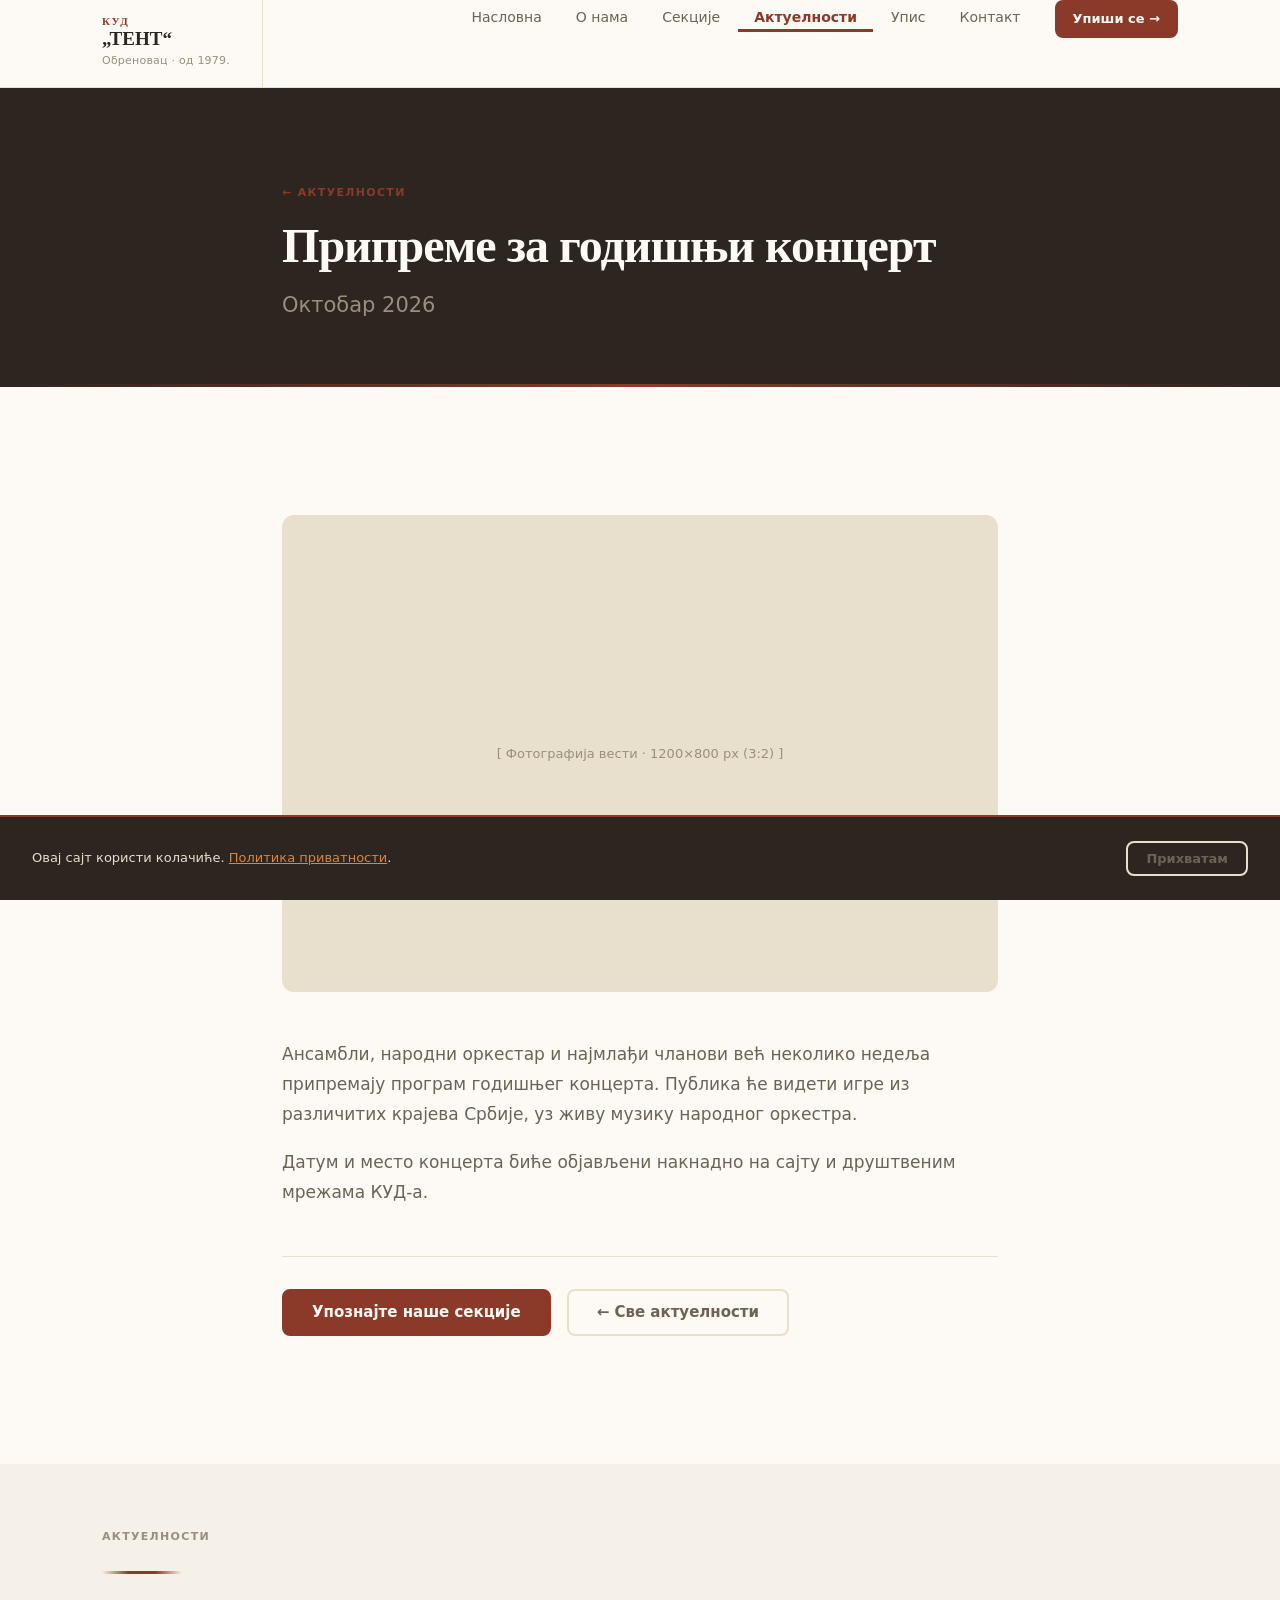
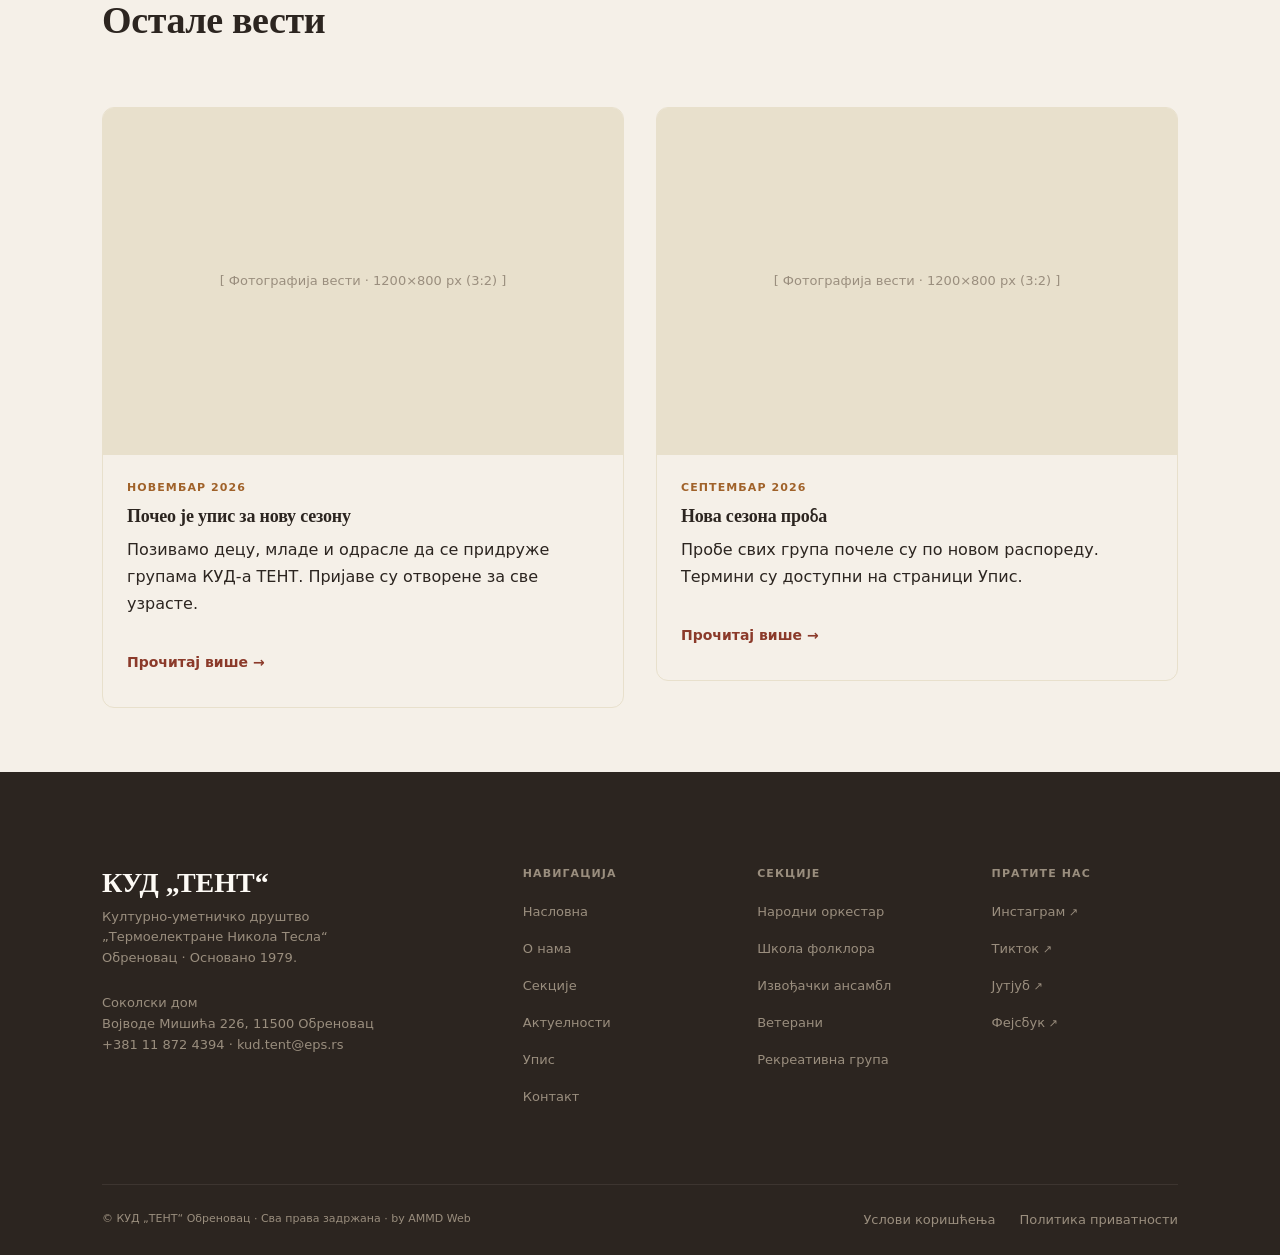
<file: vest-godisnji-koncert.html>
<!DOCTYPE html>
<html lang="sr">
<head>
<meta charset="UTF-8">
<meta name="viewport" content="width=device-width, initial-scale=1.0">
<title>Припреме за годишњи концерт — КУД „ТЕНТ“ Обреновац</title>
<meta name="description" content="Све секције друштва вредно вежбају за годишњи концерт на коме ће публици представити нове кореографије.">
<link rel="stylesheet" href="style.css">
</head>
<body>

<header class="site-header">
  <div class="site-header__inner">
    <a href="index.html" class="site-logo">
      <span class="site-logo__kud">КУД</span>
      <span class="site-logo__name">„ТЕНТ“</span>
      <span class="site-logo__sub">Обреновац · од 1979.</span>
    </a>
    <button class="nav-toggle" aria-label="Отвори мени" onclick="this.closest('header').querySelector('.site-nav').classList.toggle('open')">☰</button>
    <nav aria-label="Главна навигација">
      <ul class="site-nav">
        <li><a href="index.html">Насловна</a></li>
        <li><a href="o-nama.html">О нама</a></li>
        <li><a href="sekcije.html">Секције</a></li>
        <li><a href="aktuelnosti.html" class="active">Актуелности</a></li>
        <li><a href="upis.html">Упис</a></li>
        <li><a href="kontakt.html">Контакт</a></li>
        <li class="nav-cta"><a href="upis.html">Упиши се →</a></li>
      </ul>
    </nav>
  </div>
</header>

<main>
  <div class="page-hero">
    <div class="container container--narrow">
      <a href="aktuelnosti.html" class="t-label back-link">← Актуелности</a>
      <h1 class="t-h1" style="color:var(--warm-white);margin-top:var(--sp-2);">Припреме за годишњи концерт</h1>
      <time class="t-lead" datetime="2026-10" style="display:block;color:var(--stone-light);margin-top:var(--sp-2);">Октобар 2026</time>
    </div>
  </div>
  <!-- Privremena vest: zameniti pravim sadržajem -->
  <section class="section bg-warm-white">
    <div class="container container--narrow">
      <article class="vest-article">
        <div class="vest-article__img">[ Фотографија вести · 1200×800 px (3:2) ]</div>
        <p class="t-body">Ансамбли, народни оркестар и најмлађи чланови већ неколико недеља припремају програм годишњег концерта. Публика ће видети игре из различитих крајева Србије, уз живу музику народног оркестра.</p>
        <p class="t-body">Датум и место концерта биће објављени накнадно на сајту и друштвеним мрежама КУД-а.</p>
        <div class="vest-article__actions">
          <a href="sekcije.html" class="btn btn--primary">Упознајте наше секције</a>
          <a href="aktuelnosti.html" class="btn btn--ghost">← Све актуелности</a>
        </div>
      </article>
    </div>
  </section>

  <section class="section--sm bg-cream">
    <div class="container">
      <div class="section-header">
        <span class="t-label">Актуелности</span>
        <div class="ornament--rust"></div>
        <h2 class="t-h2">Остале вести</h2>
      </div>
      <div class="grid-2" style="align-items:start;">
        <article class="vest-card">
          <a href="vest-pocetak-upisa.html" class="vest-card__img" tabindex="-1" aria-hidden="true">[ Фотографија вести · 1200×800 px (3:2) ]</a>
          <div class="vest-card__body">
            <time class="vest-card__date" datetime="2026-11">Новембар 2026</time>
            <h3 class="vest-card__title"><a href="vest-pocetak-upisa.html">Почео је упис за нову сезону</a></h3>
            <p class="vest-card__excerpt">Позивамо децу, младе и одрасле да се придруже групама КУД-а ТЕНТ. Пријаве су отворене за све узрасте.</p>
            <a href="vest-pocetak-upisa.html" class="vest-card__more">Прочитај више →</a>
          </div>
        </article>
        <article class="vest-card">
          <a href="vest-nova-sezona.html" class="vest-card__img" tabindex="-1" aria-hidden="true">[ Фотографија вести · 1200×800 px (3:2) ]</a>
          <div class="vest-card__body">
            <time class="vest-card__date" datetime="2026-09">Септембар 2026</time>
            <h3 class="vest-card__title"><a href="vest-nova-sezona.html">Нова сезона проба</a></h3>
            <p class="vest-card__excerpt">Пробе свих група почеле су по новом распореду. Термини су доступни на страници Упис.</p>
            <a href="vest-nova-sezona.html" class="vest-card__more">Прочитај више →</a>
          </div>
        </article>
      </div>
    </div>
  </section>
</main>

<footer class="site-footer">
  <div class="container">
    <div class="site-footer__top">
      <div class="site-footer__brand">
        <div class="name">КУД „ТЕНТ“</div>
        <p class="tagline">Културно-уметничко друштво<br>„Термоелектране Никола Тесла“<br>Обреновац · Основано 1979.</p>
        <p class="tagline">Соколски дом<br>Војводе Мишића 226, 11500 Обреновац<br><a href="tel:+381118724394">+381 11 872 4394</a> · <a href="mailto:kud.tent@eps.rs">kud.tent@eps.rs</a></p>
      </div>
      <div>
        <h5>Навигација</h5>
        <ul>
          <li><a href="index.html">Насловна</a></li>
          <li><a href="o-nama.html">О нама</a></li>
          <li><a href="sekcije.html">Секције</a></li>
          <li><a href="aktuelnosti.html">Актуелности</a></li>
          <li><a href="upis.html">Упис</a></li>
          <li><a href="kontakt.html">Контакт</a></li>
        </ul>
      </div>
      <div>
        <h5>Секције</h5>
        <ul>
          <li><a href="sekcije.html#narodni-orkestar">Народни оркестар</a></li>
          <li><a href="sekcije.html#skola-folklora">Школа фолклора</a></li>
          <li><a href="sekcije.html#izvodjacki-ansambl">Извођачки ансамбл</a></li>
          <li><a href="sekcije.html#veterani">Ветерани</a></li>
          <li><a href="sekcije.html#rekreativna-grupa">Рекреативна група</a></li>
        </ul>
      </div>
      <div>
        <h5>Пратите нас</h5>
        <ul class="footer-social-list">
          <li><a href="https://www.instagram.com/kudtent/" target="_blank" rel="noopener">Инстаграм</a></li>
          <li><a href="https://www.tiktok.com/@kudtent" target="_blank" rel="noopener">Тикток</a></li>
          <li><a href="https://www.youtube.com/@KUDTENT79" target="_blank" rel="noopener">Јутјуб</a></li>
          <li><a href="https://www.facebook.com/kudtent/?locale=sr_RS" target="_blank" rel="noopener">Фејсбук</a></li>
        </ul>
      </div>
    </div>
    <div class="site-footer__bottom">
      <span>© КУД „ТЕНТ“ Обреновац · Сва права задржана · <span class="site-footer__credit">by AMMD Web</span></span>
      <div style="display:flex;gap:var(--sp-3);"><a href="uslovi.html">Услови коришћења</a><a href="privatnost.html">Политика приватности</a></div>
    </div>
  </div>
</footer>
<div class="cookie-banner" id="cookieBanner">
  <span>Овај сајт користи колачиће. <a href="privatnost.html">Политика приватности</a>.</span>
  <button class="btn btn--ghost btn--sm" onclick="document.getElementById('cookieBanner').classList.add('hidden');localStorage.setItem('cookies_ok','1')">Прихватам</button>
</div>
<script>if(localStorage.getItem('cookies_ok'))document.getElementById('cookieBanner').classList.add('hidden');</script>
</body>
</html>
</file>
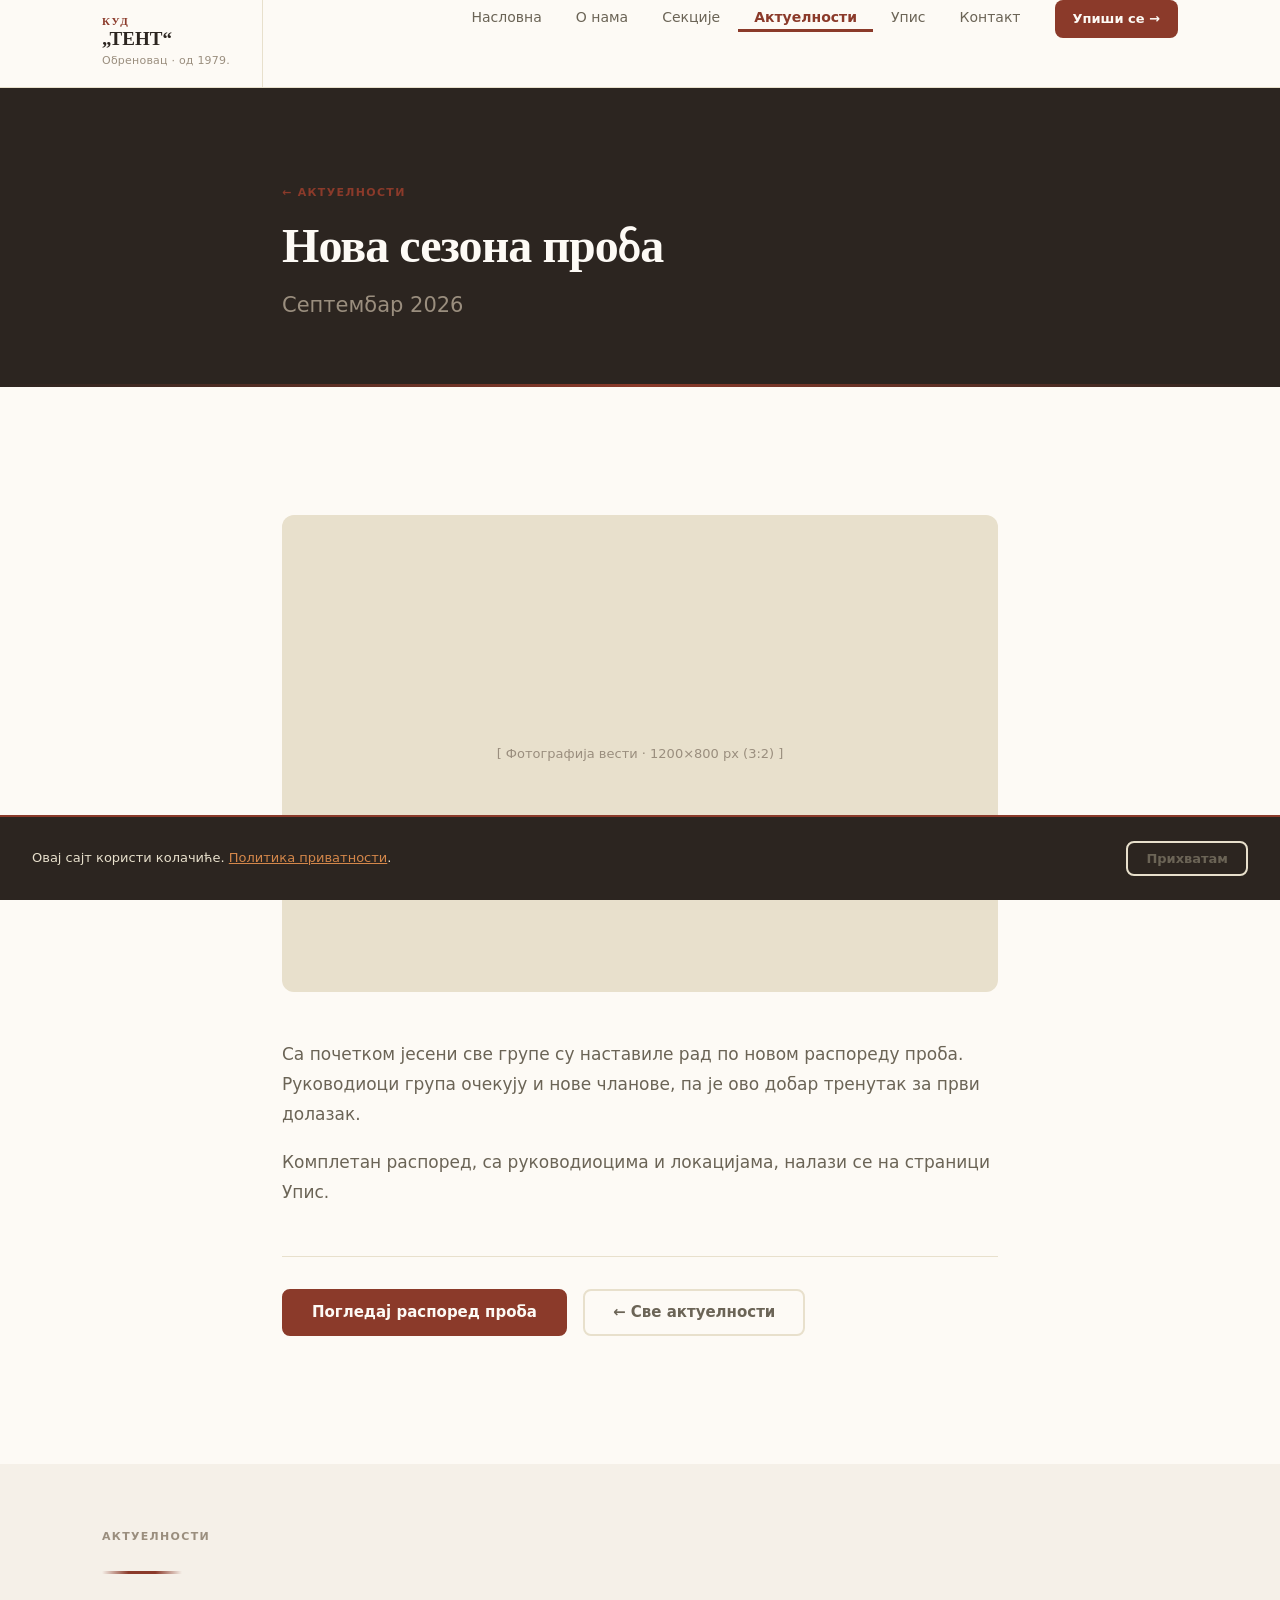
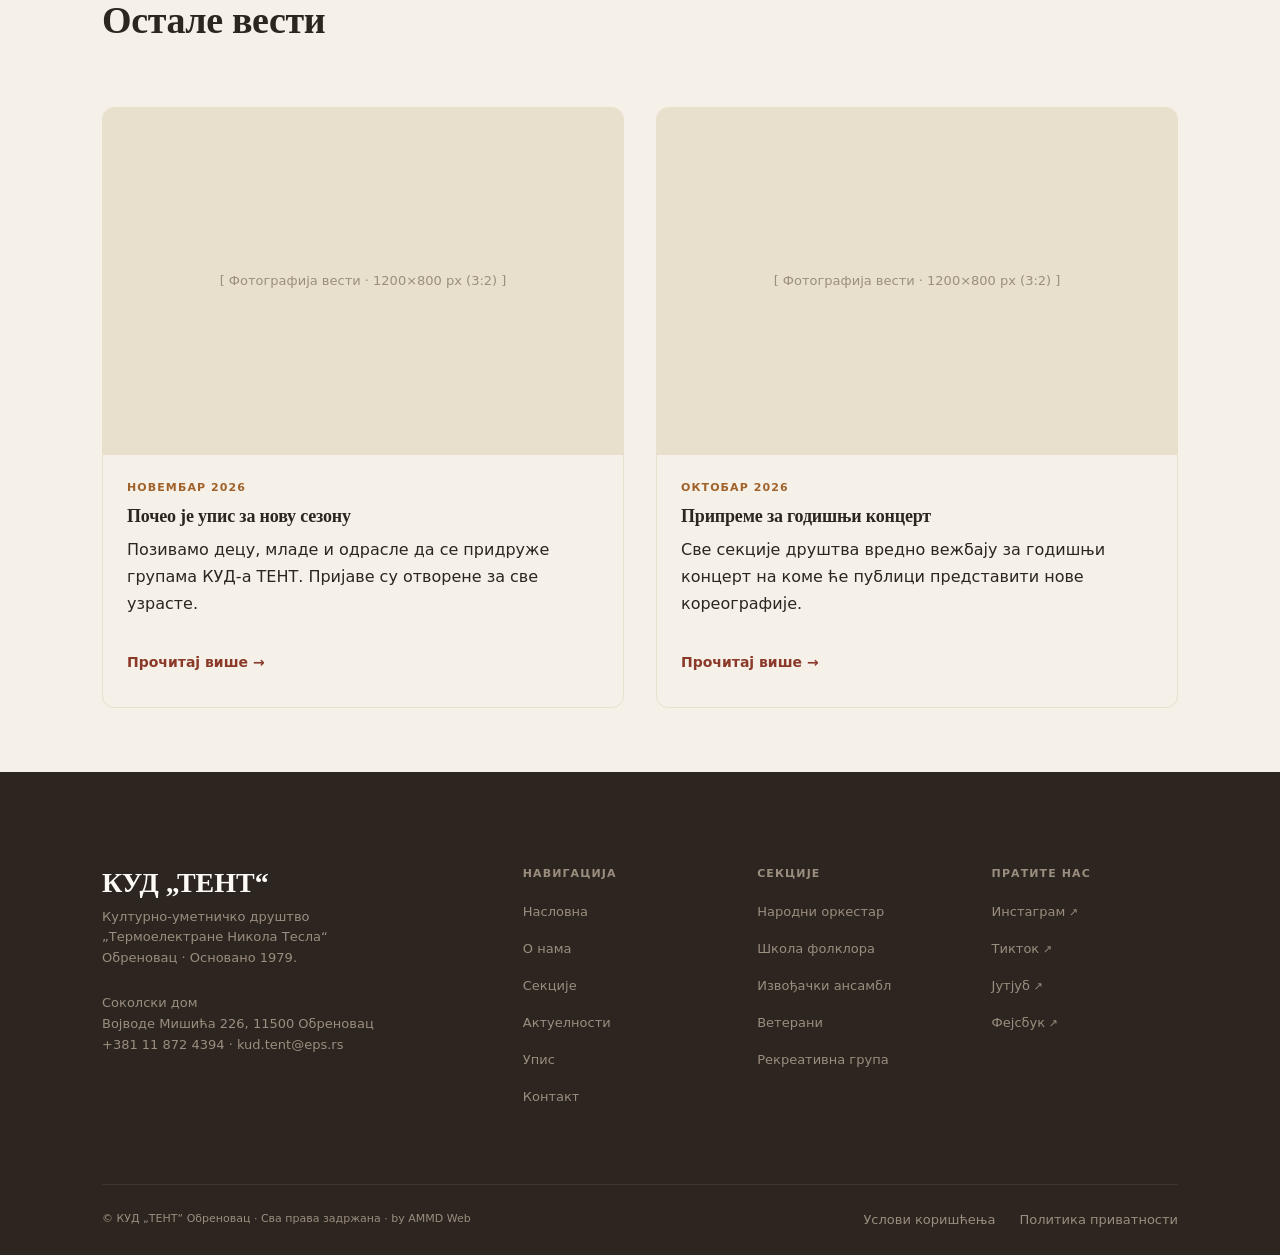
<file: vest-nova-sezona.html>
<!DOCTYPE html>
<html lang="sr">
<head>
<meta charset="UTF-8">
<meta name="viewport" content="width=device-width, initial-scale=1.0">
<title>Нова сезона проба — КУД „ТЕНТ“ Обреновац</title>
<meta name="description" content="Пробе свих група почеле су по новом распореду. Термини су доступни на страници Упис.">
<link rel="stylesheet" href="style.css">
</head>
<body>

<header class="site-header">
  <div class="site-header__inner">
    <a href="index.html" class="site-logo">
      <span class="site-logo__kud">КУД</span>
      <span class="site-logo__name">„ТЕНТ“</span>
      <span class="site-logo__sub">Обреновац · од 1979.</span>
    </a>
    <button class="nav-toggle" aria-label="Отвори мени" onclick="this.closest('header').querySelector('.site-nav').classList.toggle('open')">☰</button>
    <nav aria-label="Главна навигација">
      <ul class="site-nav">
        <li><a href="index.html">Насловна</a></li>
        <li><a href="o-nama.html">О нама</a></li>
        <li><a href="sekcije.html">Секције</a></li>
        <li><a href="aktuelnosti.html" class="active">Актуелности</a></li>
        <li><a href="upis.html">Упис</a></li>
        <li><a href="kontakt.html">Контакт</a></li>
        <li class="nav-cta"><a href="upis.html">Упиши се →</a></li>
      </ul>
    </nav>
  </div>
</header>

<main>
  <div class="page-hero">
    <div class="container container--narrow">
      <a href="aktuelnosti.html" class="t-label back-link">← Актуелности</a>
      <h1 class="t-h1" style="color:var(--warm-white);margin-top:var(--sp-2);">Нова сезона проба</h1>
      <time class="t-lead" datetime="2026-09" style="display:block;color:var(--stone-light);margin-top:var(--sp-2);">Септембар 2026</time>
    </div>
  </div>
  <!-- Privremena vest: zameniti pravim sadržajem -->
  <section class="section bg-warm-white">
    <div class="container container--narrow">
      <article class="vest-article">
        <div class="vest-article__img">[ Фотографија вести · 1200×800 px (3:2) ]</div>
        <p class="t-body">Са почетком јесени све групе су наставиле рад по новом распореду проба. Руководиоци група очекују и нове чланове, па је ово добар тренутак за први долазак.</p>
        <p class="t-body">Комплетан распоред, са руководиоцима и локацијама, налази се на страници Упис.</p>
        <div class="vest-article__actions">
          <a href="upis.html#raspored" class="btn btn--primary">Погледај распоред проба</a>
          <a href="aktuelnosti.html" class="btn btn--ghost">← Све актуелности</a>
        </div>
      </article>
    </div>
  </section>

  <section class="section--sm bg-cream">
    <div class="container">
      <div class="section-header">
        <span class="t-label">Актуелности</span>
        <div class="ornament--rust"></div>
        <h2 class="t-h2">Остале вести</h2>
      </div>
      <div class="grid-2" style="align-items:start;">
        <article class="vest-card">
          <a href="vest-pocetak-upisa.html" class="vest-card__img" tabindex="-1" aria-hidden="true">[ Фотографија вести · 1200×800 px (3:2) ]</a>
          <div class="vest-card__body">
            <time class="vest-card__date" datetime="2026-11">Новембар 2026</time>
            <h3 class="vest-card__title"><a href="vest-pocetak-upisa.html">Почео је упис за нову сезону</a></h3>
            <p class="vest-card__excerpt">Позивамо децу, младе и одрасле да се придруже групама КУД-а ТЕНТ. Пријаве су отворене за све узрасте.</p>
            <a href="vest-pocetak-upisa.html" class="vest-card__more">Прочитај више →</a>
          </div>
        </article>
        <article class="vest-card">
          <a href="vest-godisnji-koncert.html" class="vest-card__img" tabindex="-1" aria-hidden="true">[ Фотографија вести · 1200×800 px (3:2) ]</a>
          <div class="vest-card__body">
            <time class="vest-card__date" datetime="2026-10">Октобар 2026</time>
            <h3 class="vest-card__title"><a href="vest-godisnji-koncert.html">Припреме за годишњи концерт</a></h3>
            <p class="vest-card__excerpt">Све секције друштва вредно вежбају за годишњи концерт на коме ће публици представити нове кореографије.</p>
            <a href="vest-godisnji-koncert.html" class="vest-card__more">Прочитај више →</a>
          </div>
        </article>
      </div>
    </div>
  </section>
</main>

<footer class="site-footer">
  <div class="container">
    <div class="site-footer__top">
      <div class="site-footer__brand">
        <div class="name">КУД „ТЕНТ“</div>
        <p class="tagline">Културно-уметничко друштво<br>„Термоелектране Никола Тесла“<br>Обреновац · Основано 1979.</p>
        <p class="tagline">Соколски дом<br>Војводе Мишића 226, 11500 Обреновац<br><a href="tel:+381118724394">+381 11 872 4394</a> · <a href="mailto:kud.tent@eps.rs">kud.tent@eps.rs</a></p>
      </div>
      <div>
        <h5>Навигација</h5>
        <ul>
          <li><a href="index.html">Насловна</a></li>
          <li><a href="o-nama.html">О нама</a></li>
          <li><a href="sekcije.html">Секције</a></li>
          <li><a href="aktuelnosti.html">Актуелности</a></li>
          <li><a href="upis.html">Упис</a></li>
          <li><a href="kontakt.html">Контакт</a></li>
        </ul>
      </div>
      <div>
        <h5>Секције</h5>
        <ul>
          <li><a href="sekcije.html#narodni-orkestar">Народни оркестар</a></li>
          <li><a href="sekcije.html#skola-folklora">Школа фолклора</a></li>
          <li><a href="sekcije.html#izvodjacki-ansambl">Извођачки ансамбл</a></li>
          <li><a href="sekcije.html#veterani">Ветерани</a></li>
          <li><a href="sekcije.html#rekreativna-grupa">Рекреативна група</a></li>
        </ul>
      </div>
      <div>
        <h5>Пратите нас</h5>
        <ul class="footer-social-list">
          <li><a href="https://www.instagram.com/kudtent/" target="_blank" rel="noopener">Инстаграм</a></li>
          <li><a href="https://www.tiktok.com/@kudtent" target="_blank" rel="noopener">Тикток</a></li>
          <li><a href="https://www.youtube.com/@KUDTENT79" target="_blank" rel="noopener">Јутјуб</a></li>
          <li><a href="https://www.facebook.com/kudtent/?locale=sr_RS" target="_blank" rel="noopener">Фејсбук</a></li>
        </ul>
      </div>
    </div>
    <div class="site-footer__bottom">
      <span>© КУД „ТЕНТ“ Обреновац · Сва права задржана · <span class="site-footer__credit">by AMMD Web</span></span>
      <div style="display:flex;gap:var(--sp-3);"><a href="uslovi.html">Услови коришћења</a><a href="privatnost.html">Политика приватности</a></div>
    </div>
  </div>
</footer>
<div class="cookie-banner" id="cookieBanner">
  <span>Овај сајт користи колачиће. <a href="privatnost.html">Политика приватности</a>.</span>
  <button class="btn btn--ghost btn--sm" onclick="document.getElementById('cookieBanner').classList.add('hidden');localStorage.setItem('cookies_ok','1')">Прихватам</button>
</div>
<script>if(localStorage.getItem('cookies_ok'))document.getElementById('cookieBanner').classList.add('hidden');</script>
</body>
</html>
</file>
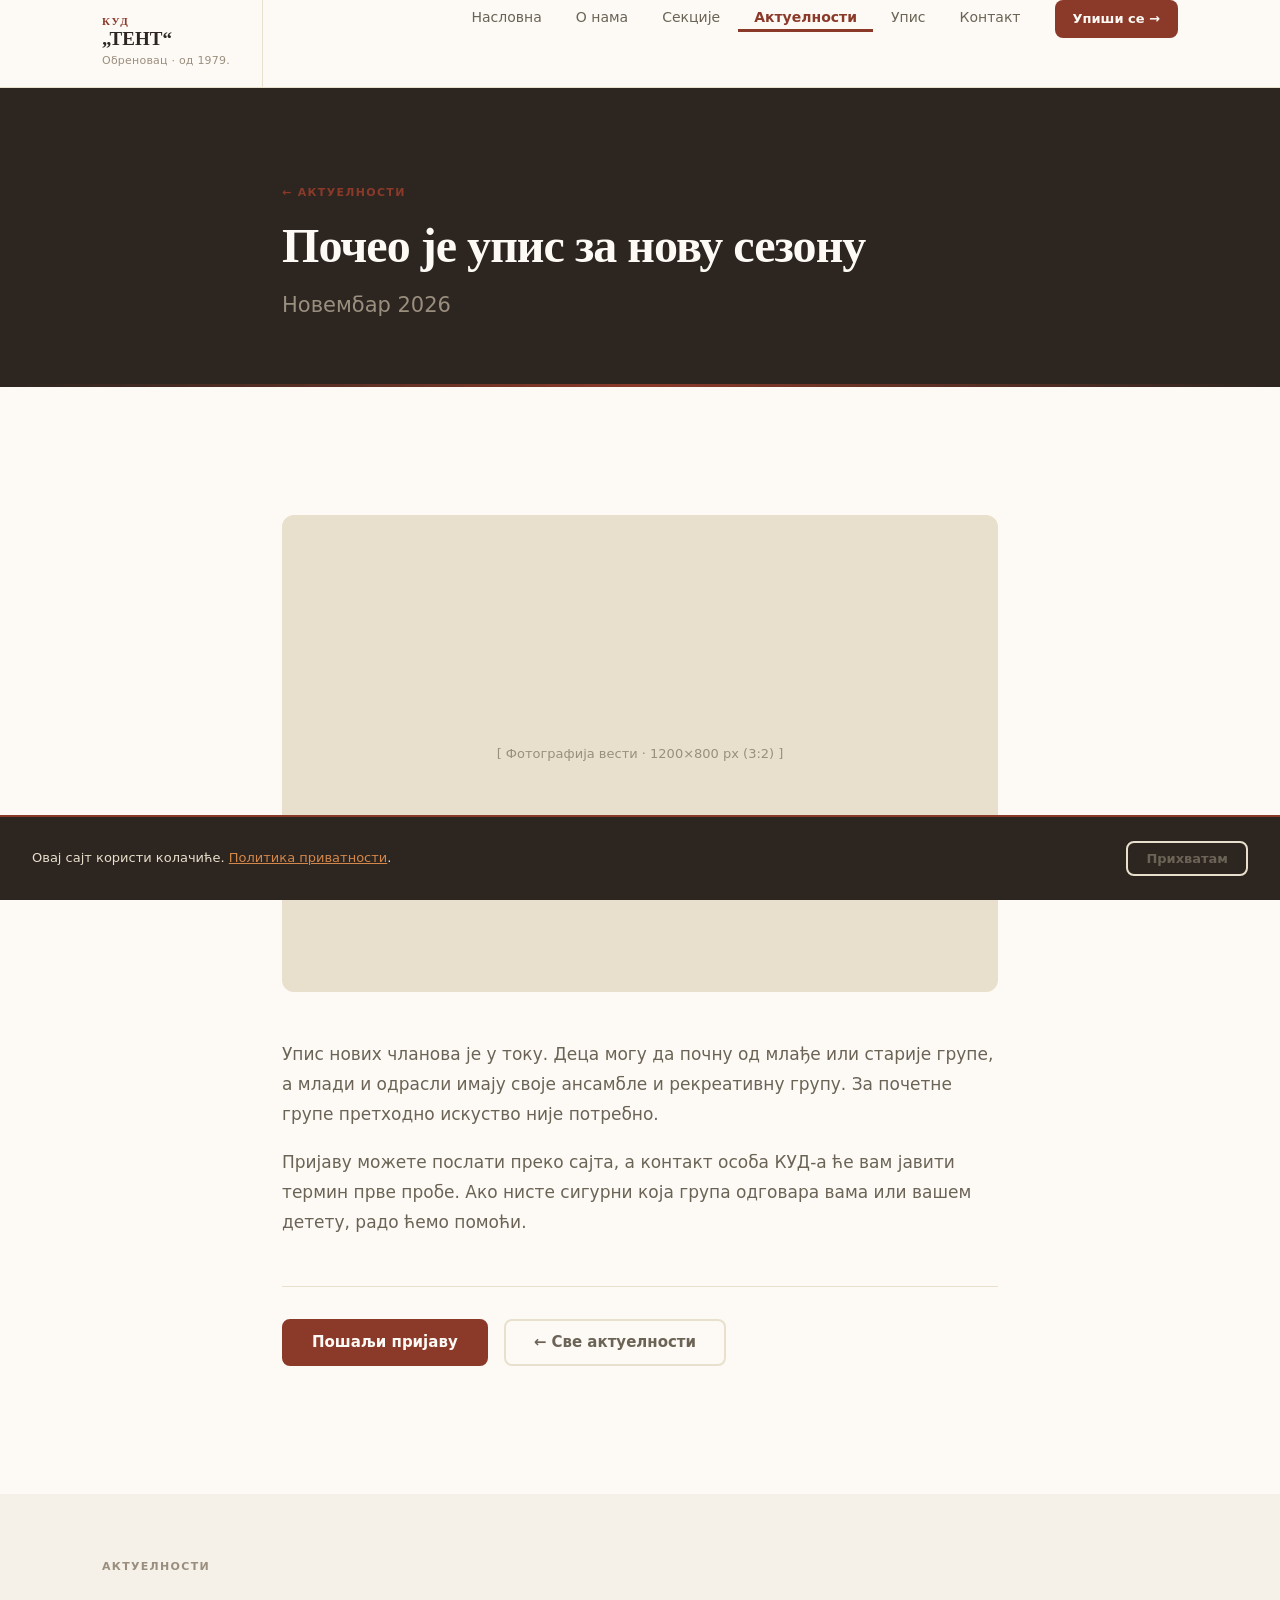
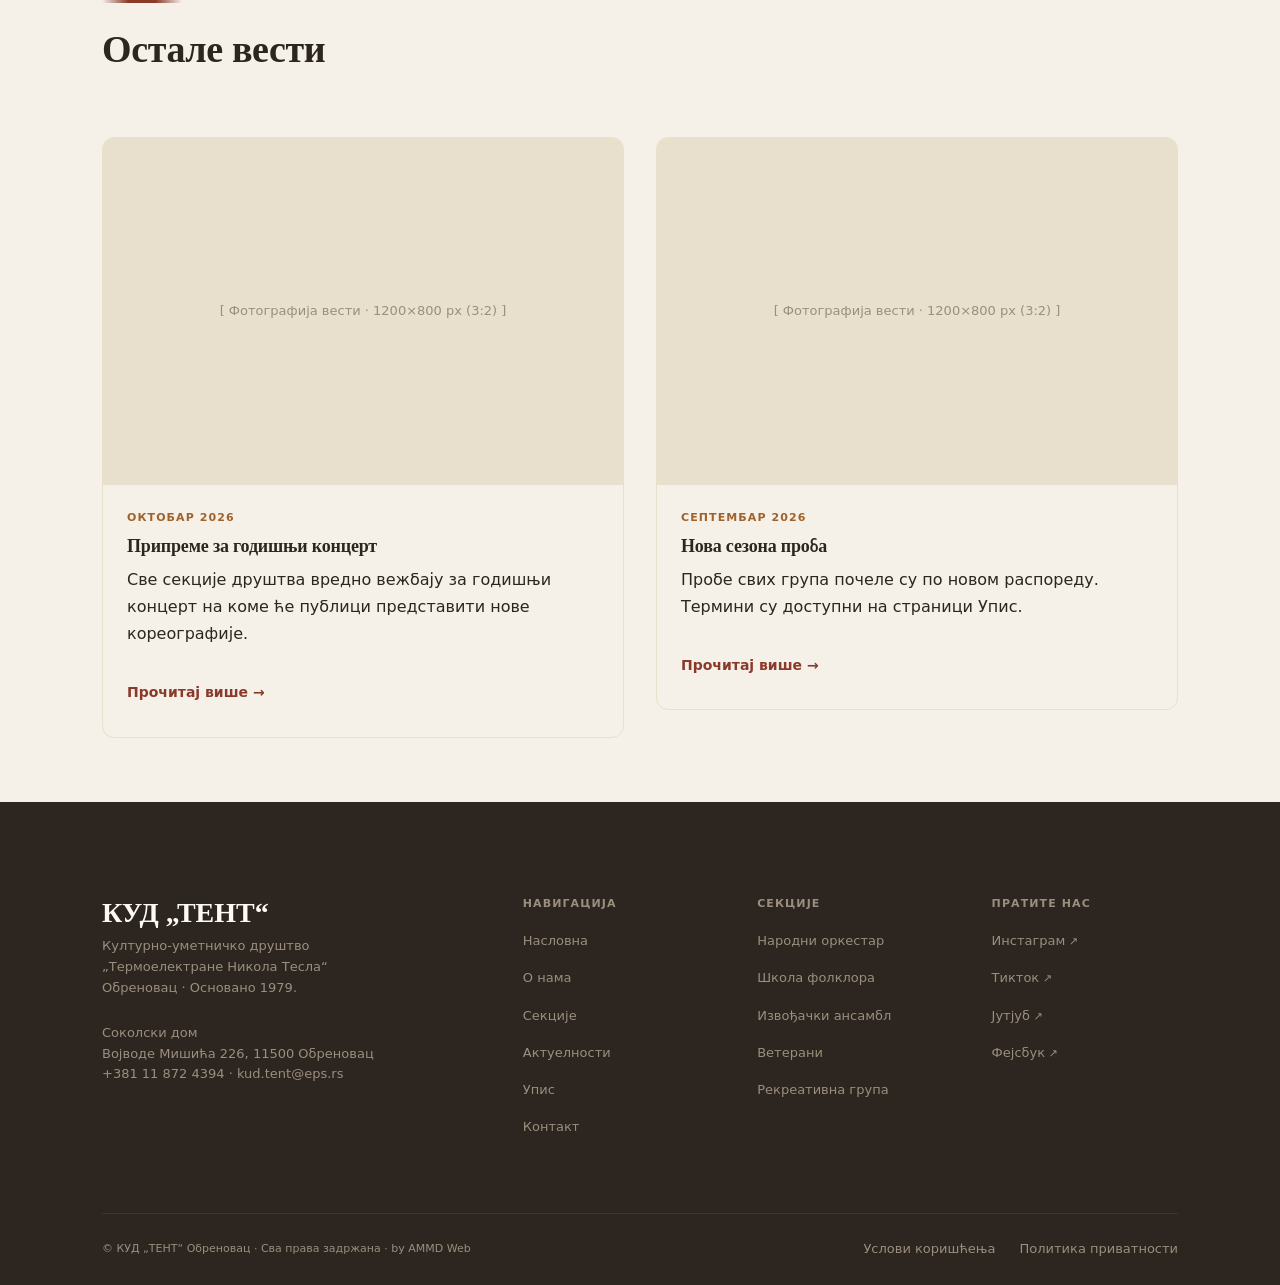
<file: vest-pocetak-upisa.html>
<!DOCTYPE html>
<html lang="sr">
<head>
<meta charset="UTF-8">
<meta name="viewport" content="width=device-width, initial-scale=1.0">
<title>Почео је упис за нову сезону — КУД „ТЕНТ“ Обреновац</title>
<meta name="description" content="Позивамо децу, младе и одрасле да се придруже групама КУД-а ТЕНТ. Пријаве су отворене за све узрасте.">
<link rel="stylesheet" href="style.css">
</head>
<body>

<header class="site-header">
  <div class="site-header__inner">
    <a href="index.html" class="site-logo">
      <span class="site-logo__kud">КУД</span>
      <span class="site-logo__name">„ТЕНТ“</span>
      <span class="site-logo__sub">Обреновац · од 1979.</span>
    </a>
    <button class="nav-toggle" aria-label="Отвори мени" onclick="this.closest('header').querySelector('.site-nav').classList.toggle('open')">☰</button>
    <nav aria-label="Главна навигација">
      <ul class="site-nav">
        <li><a href="index.html">Насловна</a></li>
        <li><a href="o-nama.html">О нама</a></li>
        <li><a href="sekcije.html">Секције</a></li>
        <li><a href="aktuelnosti.html" class="active">Актуелности</a></li>
        <li><a href="upis.html">Упис</a></li>
        <li><a href="kontakt.html">Контакт</a></li>
        <li class="nav-cta"><a href="upis.html">Упиши се →</a></li>
      </ul>
    </nav>
  </div>
</header>

<main>
  <div class="page-hero">
    <div class="container container--narrow">
      <a href="aktuelnosti.html" class="t-label back-link">← Актуелности</a>
      <h1 class="t-h1" style="color:var(--warm-white);margin-top:var(--sp-2);">Почео је упис за нову сезону</h1>
      <time class="t-lead" datetime="2026-11" style="display:block;color:var(--stone-light);margin-top:var(--sp-2);">Новембар 2026</time>
    </div>
  </div>
  <!-- Privremena vest: zameniti pravim sadržajem -->
  <section class="section bg-warm-white">
    <div class="container container--narrow">
      <article class="vest-article">
        <div class="vest-article__img">[ Фотографија вести · 1200×800 px (3:2) ]</div>
        <p class="t-body">Упис нових чланова је у току. Деца могу да почну од млађе или старије групе, а млади и одрасли имају своје ансамбле и рекреативну групу. За почетне групе претходно искуство није потребно.</p>
        <p class="t-body">Пријаву можете послати преко сајта, а контакт особа КУД-а ће вам јавити термин прве пробе. Ако нисте сигурни која група одговара вама или вашем детету, радо ћемо помоћи.</p>
        <div class="vest-article__actions">
          <a href="upis.html" class="btn btn--primary">Пошаљи пријаву</a>
          <a href="aktuelnosti.html" class="btn btn--ghost">← Све актуелности</a>
        </div>
      </article>
    </div>
  </section>

  <section class="section--sm bg-cream">
    <div class="container">
      <div class="section-header">
        <span class="t-label">Актуелности</span>
        <div class="ornament--rust"></div>
        <h2 class="t-h2">Остале вести</h2>
      </div>
      <div class="grid-2" style="align-items:start;">
        <article class="vest-card">
          <a href="vest-godisnji-koncert.html" class="vest-card__img" tabindex="-1" aria-hidden="true">[ Фотографија вести · 1200×800 px (3:2) ]</a>
          <div class="vest-card__body">
            <time class="vest-card__date" datetime="2026-10">Октобар 2026</time>
            <h3 class="vest-card__title"><a href="vest-godisnji-koncert.html">Припреме за годишњи концерт</a></h3>
            <p class="vest-card__excerpt">Све секције друштва вредно вежбају за годишњи концерт на коме ће публици представити нове кореографије.</p>
            <a href="vest-godisnji-koncert.html" class="vest-card__more">Прочитај више →</a>
          </div>
        </article>
        <article class="vest-card">
          <a href="vest-nova-sezona.html" class="vest-card__img" tabindex="-1" aria-hidden="true">[ Фотографија вести · 1200×800 px (3:2) ]</a>
          <div class="vest-card__body">
            <time class="vest-card__date" datetime="2026-09">Септембар 2026</time>
            <h3 class="vest-card__title"><a href="vest-nova-sezona.html">Нова сезона проба</a></h3>
            <p class="vest-card__excerpt">Пробе свих група почеле су по новом распореду. Термини су доступни на страници Упис.</p>
            <a href="vest-nova-sezona.html" class="vest-card__more">Прочитај више →</a>
          </div>
        </article>
      </div>
    </div>
  </section>
</main>

<footer class="site-footer">
  <div class="container">
    <div class="site-footer__top">
      <div class="site-footer__brand">
        <div class="name">КУД „ТЕНТ“</div>
        <p class="tagline">Културно-уметничко друштво<br>„Термоелектране Никола Тесла“<br>Обреновац · Основано 1979.</p>
        <p class="tagline">Соколски дом<br>Војводе Мишића 226, 11500 Обреновац<br><a href="tel:+381118724394">+381 11 872 4394</a> · <a href="mailto:kud.tent@eps.rs">kud.tent@eps.rs</a></p>
      </div>
      <div>
        <h5>Навигација</h5>
        <ul>
          <li><a href="index.html">Насловна</a></li>
          <li><a href="o-nama.html">О нама</a></li>
          <li><a href="sekcije.html">Секције</a></li>
          <li><a href="aktuelnosti.html">Актуелности</a></li>
          <li><a href="upis.html">Упис</a></li>
          <li><a href="kontakt.html">Контакт</a></li>
        </ul>
      </div>
      <div>
        <h5>Секције</h5>
        <ul>
          <li><a href="sekcije.html#narodni-orkestar">Народни оркестар</a></li>
          <li><a href="sekcije.html#skola-folklora">Школа фолклора</a></li>
          <li><a href="sekcije.html#izvodjacki-ansambl">Извођачки ансамбл</a></li>
          <li><a href="sekcije.html#veterani">Ветерани</a></li>
          <li><a href="sekcije.html#rekreativna-grupa">Рекреативна група</a></li>
        </ul>
      </div>
      <div>
        <h5>Пратите нас</h5>
        <ul class="footer-social-list">
          <li><a href="https://www.instagram.com/kudtent/" target="_blank" rel="noopener">Инстаграм</a></li>
          <li><a href="https://www.tiktok.com/@kudtent" target="_blank" rel="noopener">Тикток</a></li>
          <li><a href="https://www.youtube.com/@KUDTENT79" target="_blank" rel="noopener">Јутјуб</a></li>
          <li><a href="https://www.facebook.com/kudtent/?locale=sr_RS" target="_blank" rel="noopener">Фејсбук</a></li>
        </ul>
      </div>
    </div>
    <div class="site-footer__bottom">
      <span>© КУД „ТЕНТ“ Обреновац · Сва права задржана · <span class="site-footer__credit">by AMMD Web</span></span>
      <div style="display:flex;gap:var(--sp-3);"><a href="uslovi.html">Услови коришћења</a><a href="privatnost.html">Политика приватности</a></div>
    </div>
  </div>
</footer>
<div class="cookie-banner" id="cookieBanner">
  <span>Овај сајт користи колачиће. <a href="privatnost.html">Политика приватности</a>.</span>
  <button class="btn btn--ghost btn--sm" onclick="document.getElementById('cookieBanner').classList.add('hidden');localStorage.setItem('cookies_ok','1')">Прихватам</button>
</div>
<script>if(localStorage.getItem('cookies_ok'))document.getElementById('cookieBanner').classList.add('hidden');</script>
</body>
</html>
</file>
<file: style.css>
/* ============================================================
   КУД „ТЕНТ" — Design System v2
   Konzervativno, tradicionalno, 2026 tipografija
   Boje: rđa, oker, krem, ugalj 
    ============================================================ */

/* --- Reset ------------------------------------------------- */
*, *::before, *::after { box-sizing: border-box; margin: 0; padding: 0; }
html { scroll-behavior: smooth; -webkit-font-smoothing: antialiased; }

/* --- Tokens ----------------------------------------------- */
:root {
  --rust:         #8B3A2A;
  --rust-hover:   #C05A3F;
  --rust-pale:    #FAE8E3;
  --rust-dark:    #5C2219;
  --ochre:        #A0622A;
  --ochre-light:  #D4874A;
  --ochre-pale:   #FDF0E0;
  --forest:       #3B5C35;
  --forest-pale:  #E6F0E4;
  --cream:        #F5F0E8;
  --cream-dark:   #E8E0CC;
  --cream-darker: #D4C9B0;
  --stone:        #6B6456;
  --stone-light:  #9A8E7E;
  --charcoal:     #2C2520;
  --charcoal-mid: #3D3530;
  --warm-white:   #FDFAF5;

  /* Sistemski fontovi — ništa se ne preuzima */
  --font-serif: Georgia, Cambria, "Noto Serif", "Droid Serif", "Times New Roman", serif;
  --font-sans:  system-ui, -apple-system, "Segoe UI", Roboto, "Noto Sans", "Helvetica Neue", Arial, sans-serif;

  /* Tipografska skala — fluid */
  --text-xs:   11px;
  --text-sm:   13px;
  --text-base: 16px;
  --text-md:   18px;
  --text-lg:   22px;
  --text-xl:   28px;
  --text-2xl:  36px;
  --text-3xl:  48px;
  --text-4xl:  64px;
  --text-hero: clamp(52px, 8vw, 88px);

  /* Spacing skala */
  --sp-1:  8px;
  --sp-2:  16px;
  --sp-3:  24px;
  --sp-4:  32px;
  --sp-5:  48px;
  --sp-6:  64px;
  --sp-7:  96px;
  --sp-8:  128px;

  /* Radius */
  --r-sm:  4px;
  --r-md:  8px;
  --r-lg:  12px;
  --r-xl:  20px;
}

/* --- Base -------------------------------------------------- */
body {
  font-family: var(--font-sans);
  font-size: var(--text-base);
  line-height: 1.7;
  color: var(--charcoal);
  background: var(--cream);
}

/* --- Tipografija ------------------------------------------ */
h1, h2, h3, h4, h5 {
  font-family: var(--font-serif);
  color: var(--charcoal);
  line-height: 1.15;
  font-weight: 700;
  letter-spacing: -0.01em;
}

/* Fluid tipografska skala */
.t-hero    { font-size: var(--text-hero); line-height: 1.0; letter-spacing: -0.03em; }
.t-display { font-size: clamp(36px, 5vw, 56px); line-height: 1.1; letter-spacing: -0.02em; }
.t-h1      { font-size: clamp(32px, 4vw, 48px); line-height: 1.15; letter-spacing: -0.02em; }
.t-h2      { font-size: clamp(26px, 3.5vw, 38px); line-height: 1.2; letter-spacing: -0.01em; }
.t-h3      { font-size: clamp(20px, 2.5vw, 26px); line-height: 1.25; }
.t-h4      { font-size: clamp(17px, 2vw, 20px); line-height: 1.3; }
.t-lead    { font-size: clamp(17px, 2vw, 21px); line-height: 1.6; color: var(--stone); font-weight: 400; }
.t-body    { font-size: var(--text-base); line-height: 1.75; color: var(--stone); }
.t-sm      { font-size: var(--text-sm); line-height: 1.6; color: var(--stone-light); }
.t-label   { font-size: var(--text-xs); font-weight: 700; letter-spacing: .12em; text-transform: uppercase; color: var(--stone-light); font-family: var(--font-sans); }

p { margin-bottom: 1.1em; }
p:last-child { margin-bottom: 0; }
a { color: var(--rust); }
a:hover { color: var(--rust-hover); }
strong { color: var(--charcoal); font-weight: 600; }

/* --- Layout ----------------------------------------------- */
.container {
  max-width: 1140px;
  margin: 0 auto;
  padding: 0 var(--sp-4);
}
.container--narrow { max-width: 780px; }
.container--wide   { max-width: 1400px; }

/* Sections */
.section        { padding: var(--sp-8) 0; }
.section--lg    { padding: calc(var(--sp-8) * 1.25) 0; }
.section--sm    { padding: var(--sp-6) 0; }
.section--xs    { padding: var(--sp-5) 0; }

/* Backgrounds */
.bg-cream       { background: var(--cream); }
.bg-warm-white  { background: var(--warm-white); }
.bg-charcoal    { background: var(--charcoal); }
.bg-ochre-pale  { background: var(--ochre-pale); }
.bg-rust-pale   { background: var(--rust-pale); }

/* Grid */
.grid-2 { display: grid; grid-template-columns: 1fr 1fr; gap: var(--sp-4); }
.grid-3 { display: grid; grid-template-columns: repeat(3,1fr); gap: var(--sp-4); }
.grid-4 { display: grid; grid-template-columns: repeat(4,1fr); gap: var(--sp-3); }
.grid-5 { display: grid; grid-template-columns: repeat(5,1fr); gap: var(--sp-3); }

@media (max-width: 900px) {
  .grid-4, .grid-5 { grid-template-columns: repeat(2,1fr); gap: var(--sp-3); }
}
@media (max-width: 700px) {
  .grid-2, .grid-3 { grid-template-columns: 1fr; }
  .grid-4, .grid-5 { grid-template-columns: 1fr 1fr; }
}
@media (max-width: 480px) {
  .grid-4, .grid-5 { grid-template-columns: 1fr; }
}

/* Flex utils */
.flex         { display: flex; }
.flex-center  { display: flex; align-items: center; justify-content: center; }
.flex-between { display: flex; align-items: center; justify-content: space-between; }
.gap-1 { gap: var(--sp-1); }
.gap-2 { gap: var(--sp-2); }
.gap-3 { gap: var(--sp-3); }

/* --- Ornament --------------------------------------------- */
.ornament {
  height: 1px;
  background: linear-gradient(90deg, transparent, var(--cream-darker), transparent);
  margin: var(--sp-6) 0;
}
.ornament--ochre {
  height: 2px;
  background: linear-gradient(90deg, transparent, var(--ochre-light), transparent);
}
.ornament--rust {
  height: 3px;
  background: linear-gradient(90deg, transparent, var(--rust), var(--rust), transparent);
  width: 80px;
  margin: var(--sp-3) 0;
}

/* ============================================================
   HEADER
   ============================================================ */
.site-header {
  background: var(--warm-white);
  border-bottom: 1px solid var(--cream-dark);
  position: sticky;
  top: 0;
  z-index: 200;
}
.site-header__inner {
  max-width: 1140px;
  margin: 0 auto;
  padding: 0 var(--sp-4);
  display: flex;
  align-items: stretch;
  justify-content: space-between;
  min-height: 68px;
}

/* Logo */
.site-logo {
  display: flex;
  flex-direction: column;
  justify-content: center;
  text-decoration: none;
  padding: var(--sp-2) 0;
  border-right: 1px solid var(--cream-dark);
  padding-right: var(--sp-4);
  margin-right: var(--sp-3);
  flex-shrink: 0;
}
.site-logo__kud {
  font-family: var(--font-serif);
  font-size: 11px;
  font-weight: 700;
  letter-spacing: .16em;
  text-transform: uppercase;
  color: var(--rust);
  line-height: 1;
}
.site-logo__name {
  font-family: var(--font-serif);
  font-size: 19px;
  font-weight: 700;
  color: var(--charcoal);
  line-height: 1.1;
  margin-top: 2px;
}
.site-logo__sub {
  font-size: 11px;
  color: var(--stone-light);
  margin-top: 2px;
  letter-spacing: .02em;
}

/* Nav */
.site-nav {
  display: flex;
  align-items: center;
  list-style: none;
  gap: 2px;
}
.site-nav a {
  display: flex;
  align-items: center;
  height: 100%;
  padding: 0 var(--sp-2);
  font-size: 14px;
  font-weight: 500;
  color: var(--stone);
  text-decoration: none;
  border-bottom: 3px solid transparent;
  transition: color .15s, border-color .15s;
  white-space: nowrap;
}
.site-nav a:hover { color: var(--charcoal); border-bottom-color: var(--cream-dark); }
.site-nav a.active { color: var(--rust); border-bottom-color: var(--rust); font-weight: 600; }

/* Nav CTA */
.site-nav .nav-cta a {
  background: var(--rust);
  color: var(--warm-white) !important;
  border-radius: var(--r-md);
  padding: 8px 18px !important;
  height: auto !important;
  border-bottom: none !important;
  margin-left: var(--sp-2);
  font-size: 13px !important;
  font-weight: 600 !important;
}
.site-nav .nav-cta a:hover { background: var(--rust-hover) !important; }

/* Hamburger */
.nav-toggle {
  display: none;
  background: none;
  border: 1px solid var(--cream-dark);
  border-radius: var(--r-md);
  padding: 8px 12px;
  cursor: pointer;
  font-size: 20px;
  color: var(--charcoal);
  align-self: center;
}
@media (max-width: 760px) {
  .nav-toggle { display: flex; align-items: center; }
  .site-nav {
    display: none;
    position: absolute;
    top: 100%;
    left: 0; right: 0;
    background: var(--warm-white);
    border-top: 1px solid var(--cream-dark);
    border-bottom: 2px solid var(--cream-dark);
    flex-direction: column;
    align-items: stretch;
    padding: var(--sp-2) var(--sp-3);
    gap: 2px;
    box-shadow: 0 8px 24px rgba(44,37,32,.08);
  }
  .site-nav.open { display: flex; }
  .site-nav a { padding: 10px var(--sp-2); border-bottom: none !important; border-radius: var(--r-md); }
  .site-nav a:hover { background: var(--cream); }
  .site-nav a.active { background: var(--rust-pale); }
  .site-nav .nav-cta { margin-top: var(--sp-1); }
  .site-nav .nav-cta a { margin-left: 0 !important; justify-content: center; }
  .site-header__inner { position: relative; }
}

/* ============================================================
   FOOTER
   ============================================================ */
.site-footer {
  background: var(--charcoal);
  color: var(--stone-light);
}
.site-footer__top {
  padding: var(--sp-7) 0 var(--sp-6);
  display: grid;
  grid-template-columns: 2fr 1fr 1fr 1fr;
  gap: var(--sp-5);
}
@media (max-width: 860px) {
  .site-footer__top { grid-template-columns: 1fr 1fr; gap: var(--sp-4); }
}
@media (max-width: 500px) {
  .site-footer__top { grid-template-columns: 1fr; gap: var(--sp-4); }
}

.site-footer__brand .name {
  font-family: var(--font-serif);
  font-size: var(--text-xl);
  font-weight: 700;
  color: var(--warm-white);
  line-height: 1.1;
  margin-bottom: var(--sp-1);
}
.site-footer__brand .tagline {
  font-size: var(--text-sm);
  color: var(--stone-light);
  line-height: 1.6;
  margin-bottom: var(--sp-3);
}
.site-footer h5 {
  font-family: var(--font-sans);
  font-size: var(--text-xs);
  font-weight: 700;
  letter-spacing: .1em;
  text-transform: uppercase;
  color: var(--stone-light);
  margin-bottom: var(--sp-2);
}
.site-footer ul { list-style: none; }
.site-footer ul li { margin-bottom: 10px; }
.site-footer a { color: var(--stone-light); font-size: var(--text-sm); text-decoration: none; transition: color .15s; }
.site-footer a:hover { color: var(--warm-white); }

.site-footer__bottom {
  border-top: 1px solid var(--charcoal-mid);
  padding: var(--sp-3) 0;
  display: flex;
  justify-content: space-between;
  align-items: center;
  flex-wrap: wrap;
  gap: var(--sp-2);
  font-size: var(--text-xs);
  color: var(--stone-light);
}

/* ============================================================
   BUTTONS
   ============================================================ */
.btn {
  display: inline-flex;
  align-items: center;
  justify-content: center;
  gap: var(--sp-1);
  padding: 14px 28px;
  font-size: 15px;
  font-weight: 600;
  border-radius: var(--r-md);
  border: 2px solid transparent;
  cursor: pointer;
  text-decoration: none;
  transition: all .18s;
  font-family: inherit;
  line-height: 1;
  white-space: nowrap;
}
.btn--primary {
  background: var(--rust);
  color: var(--warm-white);
  border-color: var(--rust);
}
.btn--primary:hover {
  background: var(--rust-hover);
  border-color: var(--rust-hover);
  color: var(--warm-white);
  transform: translateY(-1px);
  box-shadow: 0 4px 16px rgba(139,58,42,.3);
}
.btn--secondary {
  background: transparent;
  color: var(--rust);
  border-color: var(--rust);
}
.btn--secondary:hover {
  background: var(--rust-pale);
  transform: translateY(-1px);
}
.btn--white {
  background: var(--warm-white);
  color: var(--charcoal);
  border-color: var(--warm-white);
}
.btn--white:hover {
  background: var(--cream);
  color: var(--rust);
  transform: translateY(-1px);
}
.btn--ghost {
  background: transparent;
  color: var(--stone);
  border-color: var(--cream-dark);
}
.btn--ghost:hover { background: var(--cream); color: var(--charcoal); }

.btn--lg { padding: 18px 40px; font-size: 17px; border-radius: var(--r-lg); }
.btn--sm { padding: 9px 18px; font-size: 13px; }
.btn--xs { padding: 6px 12px; font-size: 12px; }

/* ============================================================
   HERO — NASLOVNA
   ============================================================ */
.hero {
  background: var(--charcoal);
  position: relative;
  overflow: hidden;
  min-height: 88vh;
  display: flex;
  align-items: center;
}
.hero__bg-pattern {
  position: absolute;
  inset: 0;
  background-image:
    radial-gradient(circle at 20% 50%, rgba(139,58,42,.15) 0%, transparent 50%),
    radial-gradient(circle at 80% 20%, rgba(160,98,42,.1) 0%, transparent 40%);
}
.hero__content {
  position: relative;
  z-index: 2;
  padding: var(--sp-8) 0;
  max-width: 820px;
}
.hero__eyebrow {
  display: inline-flex;
  align-items: center;
  gap: var(--sp-2);
  margin-bottom: var(--sp-4);
}
.hero__eyebrow-line {
  width: 40px;
  height: 1px;
  background: var(--rust);
}
.hero__eyebrow-text {
  font-size: var(--text-xs);
  font-weight: 700;
  letter-spacing: .16em;
  text-transform: uppercase;
  color: var(--rust);
  font-family: var(--font-sans);
}
.hero h1 {
  color: var(--warm-white);
  margin-bottom: var(--sp-4);
}
.hero h1 em {
  font-style: normal;
  color: var(--ochre-light);
}
.hero__lead {
  font-size: clamp(17px, 2vw, 21px);
  color: var(--stone-light);
  line-height: 1.65;
  margin-bottom: var(--sp-5);
  max-width: 540px;
}
.hero__actions {
  display: flex;
  gap: var(--sp-2);
  flex-wrap: wrap;
  margin-bottom: var(--sp-7);
}
.hero__stats {
  display: flex;
  gap: var(--sp-5);
  padding-top: var(--sp-5);
  border-top: 1px solid var(--charcoal-mid);
  flex-wrap: wrap;
}
.hero__stat-num {
  font-family: var(--font-serif);
  font-size: var(--text-3xl);
  font-weight: 700;
  color: var(--warm-white);
  line-height: 1;
}
.hero__stat-label {
  font-size: var(--text-xs);
  color: var(--stone-light);
  letter-spacing: .06em;
  text-transform: uppercase;
  margin-top: 4px;
}

/* Hero image side */
.hero__img-col {
  position: absolute;
  right: 0;
  top: 0;
  bottom: 0;
  width: 45%;
  overflow: hidden;
}
.hero__img-col::before {
  content: '';
  position: absolute;
  left: 0; top: 0; bottom: 0;
  width: 200px;
  background: linear-gradient(90deg, var(--charcoal), transparent);
  z-index: 1;
}
.hero__img-placeholder {
  width: 100%;
  height: 100%;
  background: var(--charcoal-mid);
  display: flex;
  align-items: center;
  justify-content: center;
  font-size: var(--text-sm);
  color: var(--stone-light);
  text-align: center;
  padding: var(--sp-4);
}
@media (max-width: 860px) {
  .hero { min-height: auto; }
  .hero__img-col { display: none; }
  .hero__content { max-width: 100%; }
}

/* ============================================================
   PAGE HERO (unutrašnje strane)
   ============================================================ */
.page-hero {
  background: var(--charcoal);
  padding: var(--sp-7) 0 var(--sp-6);
  position: relative;
  overflow: hidden;
}
.page-hero::after {
  content: '';
  position: absolute;
  bottom: 0; left: 0; right: 0;
  height: 3px;
  background: linear-gradient(90deg, transparent, var(--rust), transparent);
}
.page-hero .t-label { color: var(--rust); margin-bottom: var(--sp-2); display: block; }
.page-hero h1 { color: var(--warm-white); }
.page-hero .t-lead { color: var(--stone-light); margin-top: var(--sp-2); max-width: 560px; }

/* ============================================================
   SECTION HEADER (reusable)
   ============================================================ */
.section-header { margin-bottom: var(--sp-6); }
.section-header--center { text-align: center; }
.section-header--center .ornament--rust { margin: var(--sp-3) auto; }
.section-header .t-label { margin-bottom: var(--sp-2); display: block; }
.section-header h2 { margin-bottom: var(--sp-2); }
.section-header .t-lead { max-width: 580px; }
.section-header--center .t-lead { margin: 0 auto; }

/* ============================================================
   CARDS — Sekcije (naslovna)
   ============================================================ */
.sekcija-card {
  display: block;
  text-decoration: none;
  background: var(--warm-white);
  border: 1px solid var(--cream-dark);
  border-radius: var(--r-lg);
  overflow: hidden;
  transition: transform .2s, box-shadow .2s, border-color .2s;
}
.sekcija-card:hover {
  transform: translateY(-4px);
  box-shadow: 0 12px 32px rgba(44,37,32,.1);
  border-color: var(--ochre-light);
}
.sekcija-card__img {
  width: 100%;
  aspect-ratio: 3/2;
  background: var(--cream);
  display: flex;
  align-items: center;
  justify-content: center;
  font-size: var(--text-sm);
  color: var(--stone-light);
  overflow: hidden;
}
.sekcija-card__img img { width: 100%; height: 100%; object-fit: cover; display: block; }
.sekcija-card__body {
  padding: var(--sp-3) var(--sp-3) var(--sp-4);
}
.sekcija-card__num {
  font-size: var(--text-xs);
  font-weight: 700;
  letter-spacing: .1em;
  text-transform: uppercase;
  color: var(--ochre);
  margin-bottom: var(--sp-1);
  font-family: var(--font-sans);
}
.sekcija-card__name {
  font-family: var(--font-serif);
  font-size: var(--text-md);
  font-weight: 700;
  color: var(--charcoal);
  margin-bottom: var(--sp-2);
  line-height: 1.2;
}
.sekcija-card__arrow {
  font-size: var(--text-sm);
  color: var(--rust);
  font-weight: 600;
  display: flex;
  align-items: center;
  gap: 6px;
  text-decoration: none;
}

/* ============================================================
   SEKCIJA BLOK (detalj — sekcije.html)
   ============================================================ */
.sekcija-blok {
  background: var(--warm-white);
  border: 1px solid var(--cream-dark);
  border-radius: var(--r-xl);
  overflow: hidden;
  scroll-margin-top: 100px;
}
.sekcija-blok__inner {
  display: grid;
  grid-template-columns: 420px 1fr;
}
.sekcija-blok:nth-child(even) .sekcija-blok__inner {
  grid-template-columns: 1fr 420px;
}
.sekcija-blok:nth-child(even) .sekcija-blok__img { order: 2; }
.sekcija-blok:nth-child(even) .sekcija-blok__content { order: 1; }

@media (max-width: 860px) {
  .sekcija-blok__inner,
  .sekcija-blok:nth-child(even) .sekcija-blok__inner { grid-template-columns: 1fr; }
  .sekcija-blok:nth-child(even) .sekcija-blok__img,
  .sekcija-blok:nth-child(even) .sekcija-blok__content { order: unset; }
}

.sekcija-blok__img {
  background: var(--cream);
  min-height: 320px;
  display: flex;
  align-items: center;
  justify-content: center;
  font-size: var(--text-sm);
  color: var(--stone-light);
  text-align: center;
  padding: var(--sp-3);
  position: relative;
}
.sekcija-blok__img img { position: absolute; inset: 0; width: 100%; height: 100%; object-fit: cover; }

.sekcija-blok__content {
  padding: var(--sp-6) var(--sp-6);
  display: flex;
  flex-direction: column;
  justify-content: center;
}
@media (max-width: 600px) { .sekcija-blok__content { padding: var(--sp-4); } }

.sekcija-blok__num {
  font-size: var(--text-xs);
  font-weight: 700;
  letter-spacing: .14em;
  text-transform: uppercase;
  color: var(--rust);
  margin-bottom: var(--sp-2);
  font-family: var(--font-sans);
}
.sekcija-blok__content h3 { margin-bottom: var(--sp-1); }
.sekcija-blok__meta {
  display: flex;
  flex-wrap: wrap;
  gap: var(--sp-1);
  margin: var(--sp-3) 0;
}
.meta-badge {
  display: inline-flex;
  align-items: center;
  gap: 5px;
  padding: 5px 11px;
  background: var(--cream);
  border: 1px solid var(--cream-dark);
  border-radius: 100px;
  font-size: var(--text-xs);
  color: var(--stone);
  font-family: var(--font-sans);
}
.meta-badge strong { color: var(--charcoal); font-size: 11px; }
.sekcija-blok__content p { font-size: 15px; color: var(--stone); line-height: 1.75; }
.sekcija-blok__actions { display: flex; gap: var(--sp-2); margin-top: var(--sp-4); flex-wrap: wrap; }

/* ============================================================
   KONTAKT BLOK
   ============================================================ */
.kontakt-info {
  background: var(--warm-white);
  border: 1px solid var(--cream-dark);
  border-radius: var(--r-xl);
  overflow: hidden;
}
.kontakt-info__head {
  background: var(--charcoal);
  padding: var(--sp-4) var(--sp-5);
}
.kontakt-info__head h3 { color: var(--warm-white); font-size: var(--text-h3); }
.kontakt-info__body { padding: var(--sp-4) var(--sp-5); }

.kontakt-row {
  display: flex;
  gap: var(--sp-3);
  align-items: flex-start;
  padding: var(--sp-3) 0;
  border-bottom: 1px solid var(--cream-dark);
}
.kontakt-row:last-child { border-bottom: none; }
.kontakt-row__icon {
  width: 40px;
  height: 40px;
  background: var(--rust-pale);
  border-radius: var(--r-md);
  display: flex;
  align-items: center;
  justify-content: center;
  flex-shrink: 0;
  color: var(--rust);
}
.kontakt-row__label {
  font-size: var(--text-xs);
  font-weight: 700;
  letter-spacing: .08em;
  text-transform: uppercase;
  color: var(--stone-light);
  margin-bottom: 3px;
  font-family: var(--font-sans);
}
.kontakt-row__val { font-size: 15px; color: var(--charcoal); line-height: 1.5; }
.kontakt-row__val a { color: var(--rust); text-decoration: none; }
.kontakt-row__val a:hover { text-decoration: underline; }

.map-placeholder {
  background: var(--cream);
  border-top: 1px solid var(--cream-dark);
  height: 220px;
  display: flex;
  align-items: center;
  justify-content: center;
  font-size: var(--text-sm);
  color: var(--stone-light);
  text-align: center;
}

/* Osobe */
.osobe-grid { display: grid; grid-template-columns: 1fr 1fr; gap: var(--sp-2); margin: var(--sp-3) 0; }
.osoba-card {
  background: var(--cream);
  border: 1px solid var(--cream-dark);
  border-radius: var(--r-md);
  padding: var(--sp-2) var(--sp-3);
}
.osoba-card__role { font-size: var(--text-xs); font-weight: 700; text-transform: uppercase; letter-spacing: .08em; color: var(--ochre); margin-bottom: 3px; }
.osoba-card__name { font-family: var(--font-serif); font-size: 16px; font-weight: 700; color: var(--charcoal); }

/* Social */
.social-links { display: flex; gap: var(--sp-1); flex-wrap: wrap; margin-top: var(--sp-3); }
.social-btn {
  display: inline-flex; align-items: center; gap: 6px;
  padding: 8px 14px; font-size: var(--text-sm); font-weight: 500;
  border: 1px solid var(--cream-dark); border-radius: var(--r-md);
  color: var(--stone); text-decoration: none; background: var(--cream);
  transition: all .15s;
}
.social-btn:hover { background: var(--ochre-pale); color: var(--ochre); border-color: var(--ochre-light); }

/* ============================================================
   FORME
   ============================================================ */
.forma-wrap {
  background: var(--warm-white);
  border: 1px solid var(--cream-dark);
  border-radius: var(--r-xl);
  overflow: hidden;
}
.forma-wrap__head {
  background: var(--rust);
  padding: var(--sp-4) var(--sp-5);
}
.forma-wrap__head h3 { color: var(--warm-white); font-size: var(--text-h3); }
.forma-wrap__head p { color: rgba(253,250,245,.75); font-size: var(--text-sm); margin-top: 6px; }
.forma-wrap__body { padding: var(--sp-5); }
@media (max-width: 600px) { .forma-wrap__body { padding: var(--sp-4); } }

.form-row { display: grid; grid-template-columns: 1fr 1fr; gap: var(--sp-2); }
@media (max-width: 560px) { .form-row { grid-template-columns: 1fr; } }
.form-full { grid-column: 1 / -1; }

.form-group { margin-bottom: var(--sp-3); }
.form-label {
  display: block;
  font-size: var(--text-sm);
  font-weight: 600;
  color: var(--charcoal);
  margin-bottom: 6px;
  font-family: var(--font-sans);
}
.form-label .req { color: var(--rust); margin-left: 2px; }
.form-input,
.form-select,
.form-textarea {
  display: block;
  width: 100%;
  padding: 12px 16px;
  border: 1.5px solid var(--cream-dark);
  border-radius: var(--r-md);
  font-size: 15px;
  font-family: inherit;
  background: var(--cream);
  color: var(--charcoal);
  outline: none;
  transition: border-color .15s, background .15s;
  -webkit-appearance: none;
}
.form-input::placeholder,
.form-textarea::placeholder { color: var(--stone-light); }
.form-input:focus,
.form-select:focus,
.form-textarea:focus {
  border-color: var(--rust);
  background: var(--warm-white);
}
.form-textarea { resize: vertical; min-height: 120px; line-height: 1.6; }

.form-check {
  display: flex;
  gap: var(--sp-2);
  align-items: flex-start;
  margin-bottom: var(--sp-4);
}
.form-check input[type="checkbox"] {
  width: 18px;
  height: 18px;
  margin-top: 2px;
  flex-shrink: 0;
  accent-color: var(--rust);
  cursor: pointer;
}
.form-check label { font-size: var(--text-sm); color: var(--stone); line-height: 1.55; cursor: pointer; }
.form-check a { color: var(--rust); }

.form-success {
  display: none;
  background: var(--forest-pale);
  border: 1.5px solid var(--forest);
  border-radius: var(--r-md);
  padding: var(--sp-3) var(--sp-4);
  color: var(--forest);
  font-size: 15px;
  margin-top: var(--sp-3);
  line-height: 1.5;
}

/* ============================================================
   UPIS TABLE
   ============================================================ */
.table-card {
  background: var(--warm-white);
  border: 1px solid var(--cream-dark);
  border-radius: var(--r-xl);
  overflow: hidden;
}
.table-card__head {
  background: var(--charcoal);
  padding: var(--sp-3) var(--sp-4);
}
.table-card__head h3 { color: var(--warm-white); font-size: 20px; }
.upis-table {
  width: 100%;
  border-collapse: collapse;
}
.upis-table th {
  text-align: left;
  padding: 10px 16px;
  font-size: var(--text-xs);
  font-weight: 700;
  text-transform: uppercase;
  letter-spacing: .08em;
  color: var(--stone-light);
  background: var(--cream);
  border-bottom: 1px solid var(--cream-dark);
  font-family: var(--font-sans);
}
.upis-table td {
  padding: 12px 16px;
  border-bottom: 1px solid var(--cream-dark);
  font-size: 14px;
  color: var(--stone);
  vertical-align: top;
}
.upis-table tr:last-child td { border-bottom: none; }
.upis-table td:first-child { font-weight: 600; color: var(--charcoal); }
.upis-table .warn-row td { color: var(--ochre); font-style: italic; font-size: 13px; }
.table-note {
  padding: 10px 16px;
  font-size: var(--text-xs);
  color: var(--ochre);
  background: var(--ochre-pale);
  border-top: 1px solid var(--cream-dark);
  font-style: italic;
}

/* ============================================================
   INFO BOX
   ============================================================ */
.info-box {
  border-radius: var(--r-lg);
  padding: var(--sp-4) var(--sp-4);
  font-size: 14px;
  line-height: 1.75;
}
.info-box--forest {
  background: var(--forest-pale);
  border: 1px solid rgba(59,92,53,.25);
  color: var(--forest);
}
.info-box--ochre {
  background: var(--ochre-pale);
  border: 1px solid rgba(160,98,42,.25);
  color: var(--ochre);
}
.info-box strong { color: inherit; }

/* ============================================================
   PILLS (anchor)
   ============================================================ */
.pills { display: flex; gap: var(--sp-1); flex-wrap: wrap; }
.pill {
  display: inline-flex;
  align-items: center;
  background: transparent;
  color: var(--warm-white);
  border: 1.5px solid rgba(253,250,245,.25);
  border-radius: 100px;
  padding: 8px 20px;
  font-size: 14px;
  font-weight: 500;
  text-decoration: none;
  transition: all .18s;
  font-family: var(--font-sans);
}
.pill:hover {
  background: var(--rust);
  border-color: var(--rust);
  color: var(--warm-white);
}

/* ============================================================
   CTA STRIP
   ============================================================ */
.cta-strip {
  background: var(--rust);
  padding: var(--sp-6) 0;
}
.cta-strip__inner {
  display: flex;
  align-items: center;
  justify-content: space-between;
  gap: var(--sp-4);
  flex-wrap: wrap;
}
.cta-strip h2 { color: var(--warm-white); font-size: clamp(22px, 3vw, 32px); margin-bottom: 6px; }
.cta-strip p { color: rgba(253,250,245,.8); font-size: 16px; }

/* ============================================================
   VREDNOSTI GRID (o-nama)
   ============================================================ */
.vrednost-item {
  padding: var(--sp-4);
  border-radius: var(--r-lg);
  background: var(--warm-white);
  border: 1px solid var(--cream-dark);
  border-top: 3px solid var(--ochre-light);
}
.vrednost-item h4 { font-size: 17px; margin-bottom: var(--sp-1); }
.vrednost-item p { font-size: 14px; color: var(--stone); line-height: 1.6; margin-bottom: 0; }

/* ============================================================
   LEGAL (privatnost, uslovi)
   ============================================================ */
.legal-body { max-width: 720px; margin: 0 auto; }
.legal-body h2 { font-size: clamp(18px, 2vw, 22px); margin: var(--sp-5) 0 var(--sp-2); padding-bottom: var(--sp-1); border-bottom: 1px solid var(--cream-dark); }
.legal-body h3 { font-size: 17px; margin: var(--sp-3) 0 var(--sp-1); color: var(--rust); font-family: inherit; font-weight: 700; }
.legal-body p, .legal-body li { font-size: 15px; color: var(--stone); line-height: 1.75; }
.legal-body ul { padding-left: var(--sp-3); margin-bottom: var(--sp-3); }
.legal-body ul li { margin-bottom: 6px; }
.legal-body .updated { font-size: var(--text-sm); color: var(--stone-light); margin-bottom: var(--sp-5); display: block; }

/* ============================================================
   COOKIE BANNER
   ============================================================ */
.cookie-banner {
  position: fixed;
  bottom: 0; left: 0; right: 0;
  background: var(--charcoal);
  color: var(--cream-dark);
  padding: var(--sp-3) var(--sp-4);
  display: flex;
  align-items: center;
  justify-content: space-between;
  gap: var(--sp-3);
  z-index: 999;
  font-size: var(--text-sm);
  flex-wrap: wrap;
  border-top: 2px solid var(--rust);
}
.cookie-banner a { color: var(--ochre-light); }
.cookie-banner.hidden { display: none; }

/* ============================================================
   UTILS
   ============================================================ */
.text-center { text-align: center; }
.mt-1 { margin-top: var(--sp-1); }
.mt-2 { margin-top: var(--sp-2); }
.mt-3 { margin-top: var(--sp-3); }
.mt-4 { margin-top: var(--sp-4); }
.mb-0 { margin-bottom: 0; }

/* ============================================================
   MAPA, FOOTER SOCIAL, USLOVNO POLJE FORME
   ============================================================ */
.map-embed { border-top: 1px solid var(--cream-dark); }
.map-embed iframe { display: block; width: 100%; height: 280px; border: 0; }
.footer-social { display: flex; flex-wrap: wrap; gap: 6px 14px; }
.footer-social a { font-size: var(--text-sm); color: var(--stone-light); text-decoration: none; }
.footer-social a:hover { color: var(--warm-white); }
.form-intro { font-size: 15px; color: var(--stone); line-height: 1.65; margin-bottom: var(--sp-4); }
.is-hidden { display: none; }
.kontakt-info .upis-table td a, .table-card .upis-table td a { color: var(--rust); text-decoration: none; white-space: nowrap; }

/* ============================================================
   RASPORED (Upis + Sekcije), LISTA GRUPA, AKTUELNOSTI
   ============================================================ */
.raspored-table td:last-child { white-space: nowrap; }
@media (max-width: 760px) {
  .raspored-table thead { display: none; }
  .raspored-table, .raspored-table tbody, .raspored-table tr, .raspored-table td { display: block; width: 100%; }
  .raspored-table tr { padding: var(--sp-2) var(--sp-3); border-bottom: 1px solid var(--cream-dark); }
  .raspored-table tr:last-child { border-bottom: none; }
  .raspored-table td { border: none; padding: 3px 0; display: flex; gap: var(--sp-2); white-space: normal !important; }
  .raspored-table td::before { content: attr(data-label); flex: 0 0 100px; font-size: var(--text-xs); font-weight: 700; letter-spacing: .06em; text-transform: uppercase; color: var(--stone-light); padding-top: 2px; }
  .raspored-table td:first-child { font-family: var(--font-serif); font-size: 16px; padding-bottom: 6px; }
  .raspored-table td:first-child::before { display: none; }
}

.grupe-list { list-style: none; margin: var(--sp-3) 0; display: flex; flex-direction: column; gap: 10px; }
.grupe-list li { background: var(--cream); border: 1px solid var(--cream-dark); border-left: 3px solid var(--ochre-light); border-radius: var(--r-md); padding: 10px 14px; display: grid; grid-template-columns: 1fr auto; gap: 2px 12px; }
.grupe-list__name { font-weight: 600; color: var(--charcoal); font-size: 15px; }
.grupe-list__info { font-size: 13px; color: var(--rust); text-align: right; font-weight: 600; }
.grupe-list__meta { grid-column: 1 / -1; font-size: 13px; color: var(--stone-light); }
@media (max-width: 480px) { .grupe-list li { grid-template-columns: 1fr; } .grupe-list__info { text-align: left; } }

.vest-card { background: var(--cream); border: 1px solid var(--cream-dark); border-radius: var(--r-lg); overflow: hidden; display: flex; flex-direction: column; }
.vest-card__img { aspect-ratio: 3/2; background: var(--cream-dark); display: flex; align-items: center; justify-content: center; font-size: var(--text-sm); color: var(--stone-light); text-align: center; padding: var(--sp-2); }
.vest-card__img img { width: 100%; height: 100%; object-fit: cover; display: block; }
.vest-card__body { padding: var(--sp-3) var(--sp-3) var(--sp-4); display: flex; flex-direction: column; flex: 1; }
.vest-card__date { font-size: var(--text-xs); font-weight: 700; letter-spacing: .1em; text-transform: uppercase; color: var(--ochre); margin-bottom: var(--sp-1); }
.vest-card__title { font-size: var(--text-md); margin-bottom: var(--sp-1); line-height: 1.25; }
.vest-card__excerpt, 
/* ============================================================
   VESTI — linkovi, lista na strani Aktuelnosti, članak
   ============================================================ */
.vest-card__img { text-decoration: none; }
.vest-card__title a { color: inherit; text-decoration: none; }
.vest-card__title a:hover { color: var(--rust); }
.vest-card__more { margin-top: auto; padding-top: var(--sp-2); font-size: 14px; font-weight: 600; color: var(--rust); text-decoration: none; align-self: flex-start; }
.vest-card__more:hover { color: var(--rust-hover); text-decoration: underline; }

.vesti-lista { display: flex; flex-direction: column; gap: var(--sp-4); }
.vest-card--row { flex-direction: row; background: var(--warm-white); }
.vest-card--row .vest-card__img { flex: 0 0 300px; aspect-ratio: 3/2; align-self: center; margin-left: var(--sp-3); border-radius: var(--r-md); }
.vest-card--row .vest-card__body { padding: var(--sp-4); }
.vest-card--row .vest-card__title { font-size: var(--text-lg); }
@media (max-width: 640px) {
  .vest-card--row { flex-direction: column; }
  .vest-card--row .vest-card__img { flex: none; width: 100%; margin: 0; border-radius: 0; }
}

.back-link { text-decoration: none; color: var(--rust) !important; }
.back-link:hover { color: var(--rust-hover) !important; }
.vest-article__img { aspect-ratio: 3/2; background: var(--cream-dark); border-radius: var(--r-lg); display: flex; align-items: center; justify-content: center; font-size: var(--text-sm); color: var(--stone-light); margin-bottom: var(--sp-5); text-align: center; padding: var(--sp-2); }
.vest-article__img img { width: 100%; height: 100%; object-fit: cover; border-radius: var(--r-lg); display: block; }
.vest-article .t-body { font-size: 17px; }
.vest-article__actions { display: flex; gap: var(--sp-2); flex-wrap: wrap; margin-top: var(--sp-5); padding-top: var(--sp-4); border-top: 1px solid var(--cream-dark); }

.site-footer__brand .tagline a { color: var(--stone-light); }
.site-footer__brand .tagline a:hover { color: var(--warm-white); }
.footer-social-list a::after { content: " ↗"; font-size: 11px; }

.site-footer__credit { color: var(--stone-light); }
</file>
